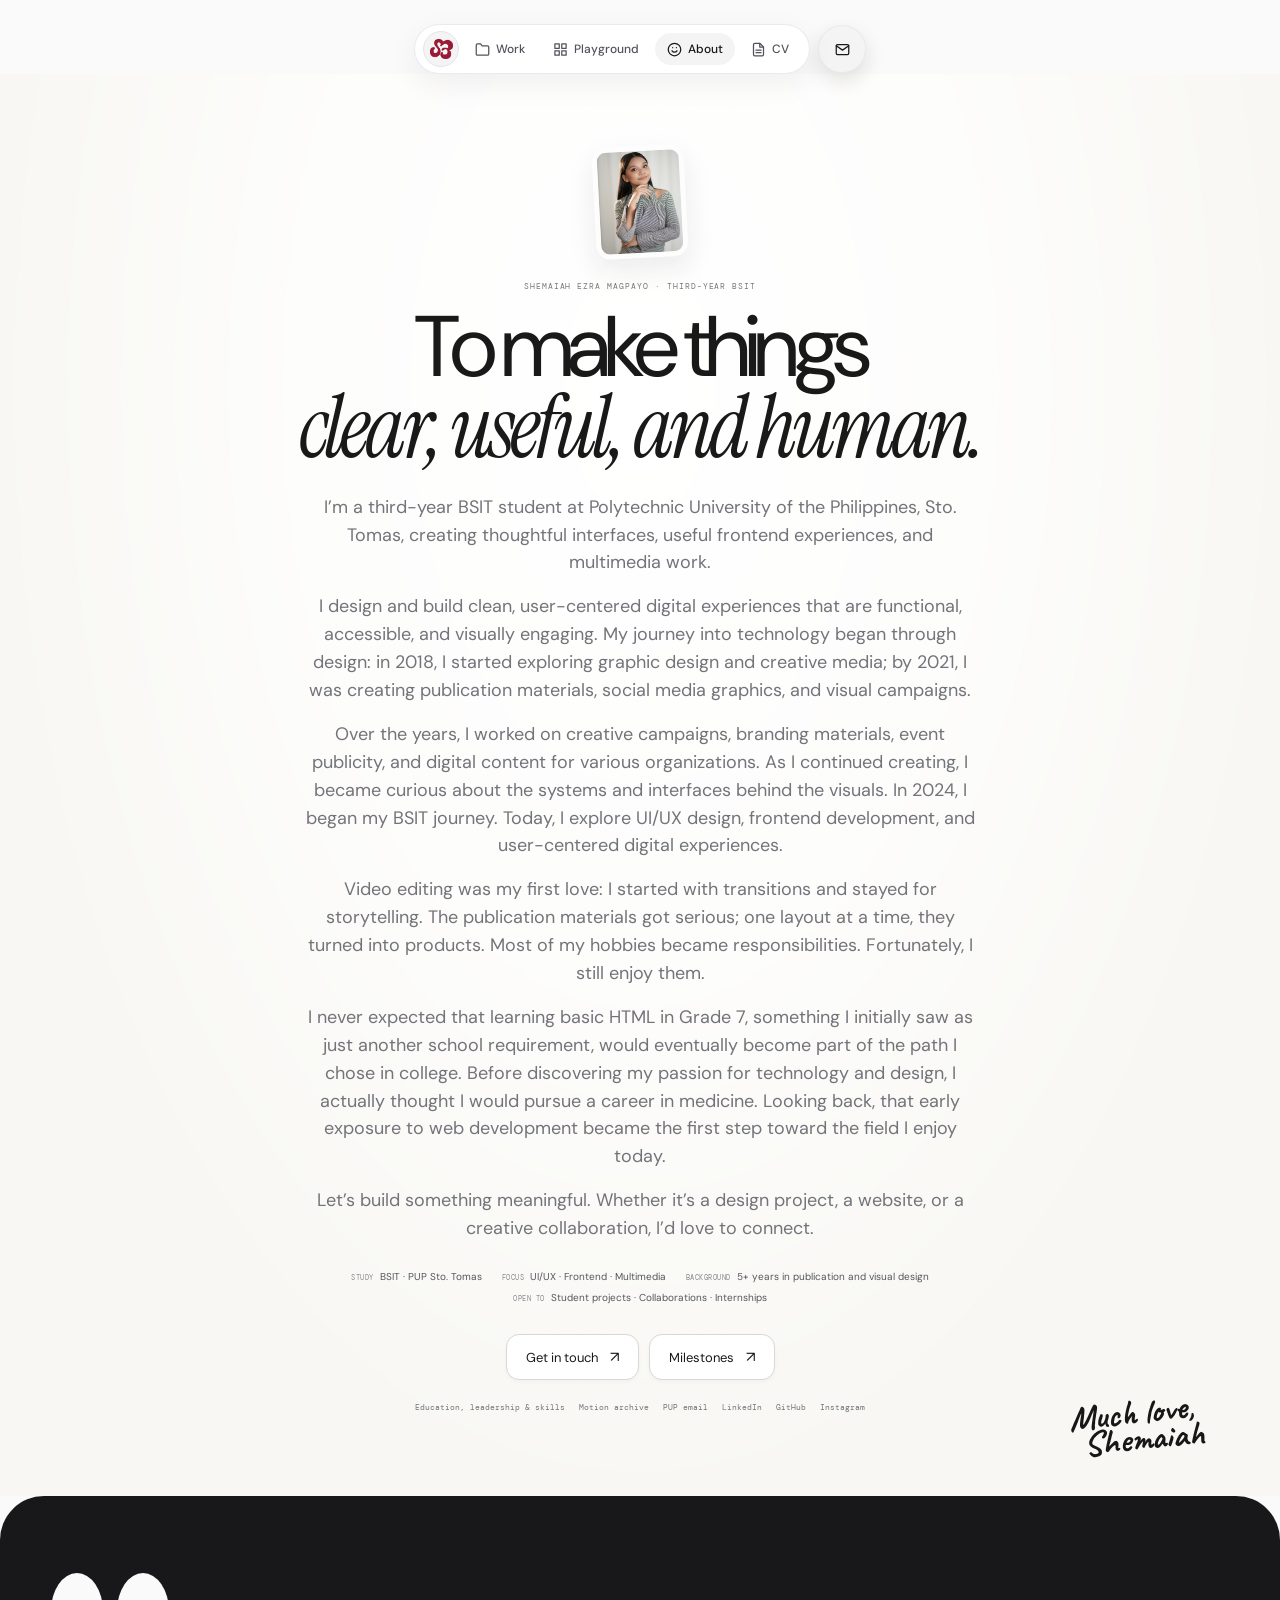
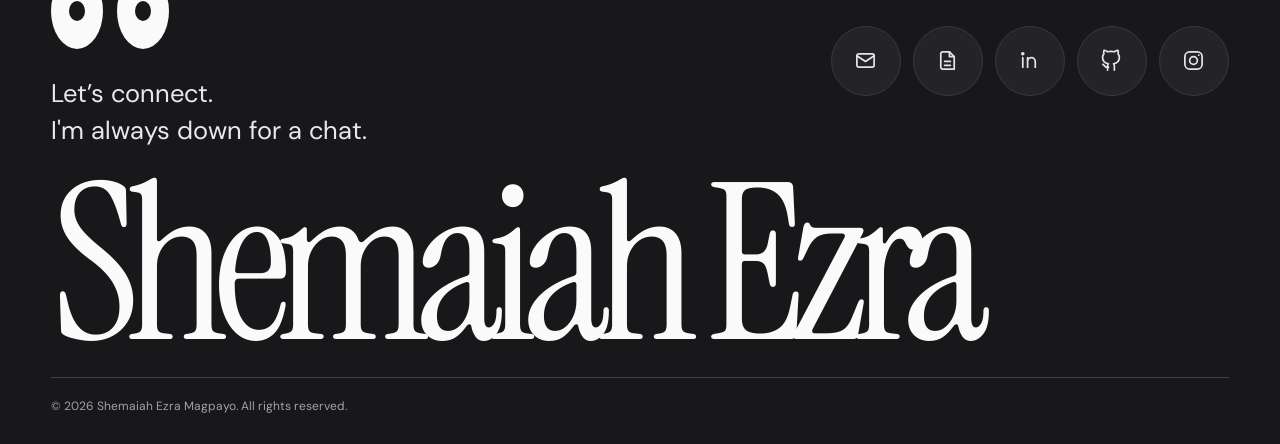
<file: about.html>
<!DOCTYPE html>
<html lang="en">
<head>
  <meta name="generator" content="HTML Tidy for HTML5 for Apple macOS version 5.8.0">
  <meta charset="utf-8">
  <meta name="viewport" content="width=device-width,initial-scale=1">
  <meta name="description" content=
  "Personal introduction, biography, interests and creative journey of Shemaiah Ezra Magpayo.">
  <meta name="theme-color" content="#fbfaf6">
  <title>About Me | Personal Archive — Shemaiah Ezra</title>
  <link rel="icon" type="image/png" href="assets/images/DarkLogo.png">
  <link rel="preconnect" href="https://fonts.googleapis.com">
  <link rel="preconnect" href="https://fonts.gstatic.com" crossorigin="">
  <link href=
  "https://fonts.googleapis.com/css2?family=DM+Mono:wght@400;500&amp;family=DM+Sans:wght@400;500;600;700&amp;family=Instrument+Serif:ital@0;1&amp;display=swap"
  rel="stylesheet">
  <link href="https://fonts.googleapis.com/css2?family=Caveat:wght@600;700&amp;display=swap" rel="stylesheet">
  <link rel="stylesheet" href="assets/css/redesign.css?v=20261019-mobile-nav-cleanup">
  <link rel="stylesheet" href="assets/css/portfolio-pages.css">
  <link rel="stylesheet" href="assets/css/footer.css?v=4">
</head>
<body class="portfolio-page about-page has-floating-nav">
  <header class="nav-container">
    <div class="nav-pill-wrapper">
      <nav class="nav-pill" aria-label="Main navigation">
        <a class="nav-monogram" href="index.html#home" aria-label="Shemaiah Ezra home"><img src="assets/images/DarkLogo.png" alt=""></a>

        <button class="nav-menu-toggle" type="button" aria-label="Open navigation" aria-expanded="false" aria-controls="mobile-menu-links">
          <svg aria-hidden="true" viewBox="0 0 24 24"><path d="M4 7h16M4 12h16M4 17h16" /></svg>
        </button>
        <div class="nav-links" id="mobile-menu-links"><a class="nav-link" href="projects.html"><svg aria-hidden="true" viewBox="0 0 24 24"><path d="M22 19a2 2 0 0 1-2 2H4a2 2 0 0 1-2-2V5a2 2 0 0 1 2-2h5l2 3h9a2 2 0 0 1 2 2z"/></svg><span>Work</span></a>
        <a class="nav-link" href="creative.html"><svg aria-hidden="true" viewBox="0 0 24 24"><rect x="3" y="3" width="7" height="7"/><rect x="14" y="3" width="7" height="7"/><rect x="14" y="14" width="7" height="7"/><rect x="3" y="14" width="7" height="7"/></svg><span>Playground</span></a>
        <a class="nav-link" href="about.html" aria-current="page"><svg aria-hidden="true" viewBox="0 0 24 24"><circle cx="12" cy="12" r="10"/><path d="M8 14s1.5 2 4 2 4-2 4-2M9 9h.01M15 9h.01"/></svg><span>About</span></a>
        <a class="nav-link" href="experience.html"><svg aria-hidden="true" viewBox="0 0 24 24"><path d="M14 2H6a2 2 0 0 0-2 2v16a2 2 0 0 0 2 2h12a2 2 0 0 0 2-2V8z"/><path d="M14 2v6h6M8 13h8M8 17h8"/></svg><span>CV</span></a></div>
      </nav>
      <a class="nav-contact" href="mailto:magpayo.shemaiahezra@gmail.com" aria-label="Email Shemaiah"><svg aria-hidden="true" viewBox="0 0 24 24"><path d="M4 4h16c1.1 0 2 .9 2 2v12c0 1.1-.9 2-2 2H4c-1.1 0-2-.9-2-2V6c0-1.1.9-2 2-2z"/><path d="m22 6-10 7L2 6"/></svg></a>
    </div>
  </header>
  <main>
    <section class="about-statement" id="profile" aria-labelledby="about-statement-title">
      <div class="about-statement-inner">
        <figure class="about-statement-portrait">
          <img src="assets/images/Shemaiah-2.JPG" alt="Portrait of Shemaiah Ezra Magpayo" fetchpriority="high">
        </figure>
        <p class="mono about-statement-kicker">SHEMAIAH EZRA MAGPAYO · THIRD-YEAR BSIT</p>
        <h1 id="about-statement-title">To make things <em>clear, useful, and human.</em></h1>
        <div class="about-statement-copy">
          <p>I’m a third-year BSIT student at Polytechnic University of the Philippines, Sto. Tomas, creating thoughtful interfaces, useful frontend experiences, and multimedia work.</p>
          <p>I design and build clean, user-centered digital experiences that are functional, accessible, and visually engaging. My journey into technology began through design: in 2018, I started exploring graphic design and creative media; by 2021, I was creating publication materials, social media graphics, and visual campaigns.</p>
          <p>Over the years, I worked on creative campaigns, branding materials, event publicity, and digital content for various organizations. As I continued creating, I became curious about the systems and interfaces behind the visuals. In 2024, I began my BSIT journey. Today, I explore UI/UX design, frontend development, and user-centered digital experiences.</p>
          <p>Video editing was my first love: I started with transitions and stayed for storytelling. The publication materials got serious; one layout at a time, they turned into products. Most of my hobbies became responsibilities. Fortunately, I still enjoy them.</p>
          <p>I never expected that learning basic HTML in Grade 7, something I initially saw as just another school requirement, would eventually become part of the path I chose in college. Before discovering my passion for technology and design, I actually thought I would pursue a career in medicine. Looking back, that early exposure to web development became the first step toward the field I enjoy today.</p>
          <p>Let’s build something meaningful. Whether it’s a design project, a website, or a creative collaboration, I’d love to connect.</p>
        </div>
        <div class="about-statement-facts" aria-label="A few details about Shemaiah">
          <span><b>STUDY</b> BSIT · PUP Sto. Tomas</span>
          <span><b>FOCUS</b> UI/UX · Frontend · Multimedia</span>
          <span><b>BACKGROUND</b> 5+ years in publication and visual design</span>
          <span><b>OPEN TO</b> Student projects · Collaborations · Internships</span>
        </div>
        <div class="about-statement-actions">
          <a class="about-statement-contact" href="mailto:magpayo.shemaiahezra@gmail.com">Get in touch <span aria-hidden="true">↗</span></a>
          <a class="about-statement-contact" href="milestones.html">Milestones <span aria-hidden="true">↗</span></a>
        </div>
        <div class="about-statement-links" aria-label="Related pages and contact links">
          <a href="experience.html">Education, leadership &amp; skills</a>
          <a href="creative.html#motion-archive">Motion archive</a>
          <a href="mailto:shemaiahezrabmagpayo@iskolarngbayan.pup.edu.ph">PUP email</a>
          <a href="https://www.linkedin.com/shemaiahezra" target="_blank" rel="noreferrer">LinkedIn</a>
          <a href="https://github.com/shemaiahezra-m" target="_blank" rel="noreferrer">GitHub</a>
          <a href="https://www.instagram.com/shemaiahezra" target="_blank" rel="noreferrer">Instagram</a>
        </div>
        <p class="about-statement-signoff" aria-label="Much love, Shemaiah">
          <span>Much love,</span><span>Shemaiah</span>
        </p>
      </div>
    </section>

  </main>
  <footer class="framer-footer-wrapper">
    <div class="footer-content">
      <div class="footer-eyes-row" aria-hidden="true">
        <div class="eye-box"><span class="pupil"></span></div>
        <div class="eye-box"><span class="pupil"></span></div>
      </div>
      <p class="footer-cta-text">Let’s connect.<br>I'm always down for a chat.</p>
      <nav class="footer-action-buttons" aria-label="Contact and social links">
        <a href="mailto:magpayo.shemaiahezra@gmail.com" class="footer-pill-btn">Email me <span aria-hidden="true">↗</span></a>
        <a href="https://www.linkedin.com/shemaiahezra" target="_blank" rel="noopener noreferrer" class="footer-pill-btn">LinkedIn <span aria-hidden="true">↗</span></a>
        <a href="https://github.com/shemaiahezra-m" target="_blank" rel="noopener noreferrer" class="footer-pill-btn">GitHub <span aria-hidden="true">↗</span></a>
        <a href="https://www.instagram.com/shemaiahezra" target="_blank" rel="noopener noreferrer" class="footer-pill-btn">Instagram <span aria-hidden="true">↗</span></a>
      </nav>
      <p class="footer-big-name">Shemaiah Ezra</p>
      <div class="footer-bottom-info">
        <span>© 2026 Shemaiah Ezra Magpayo. All rights reserved.</span>
      </div>
    </div>
  </footer>
  <script src="assets/js/footer.js?v=1" defer></script>
  <script src="assets/js/portfolio-pages.js" defer></script>
</body>
</html>
</file>
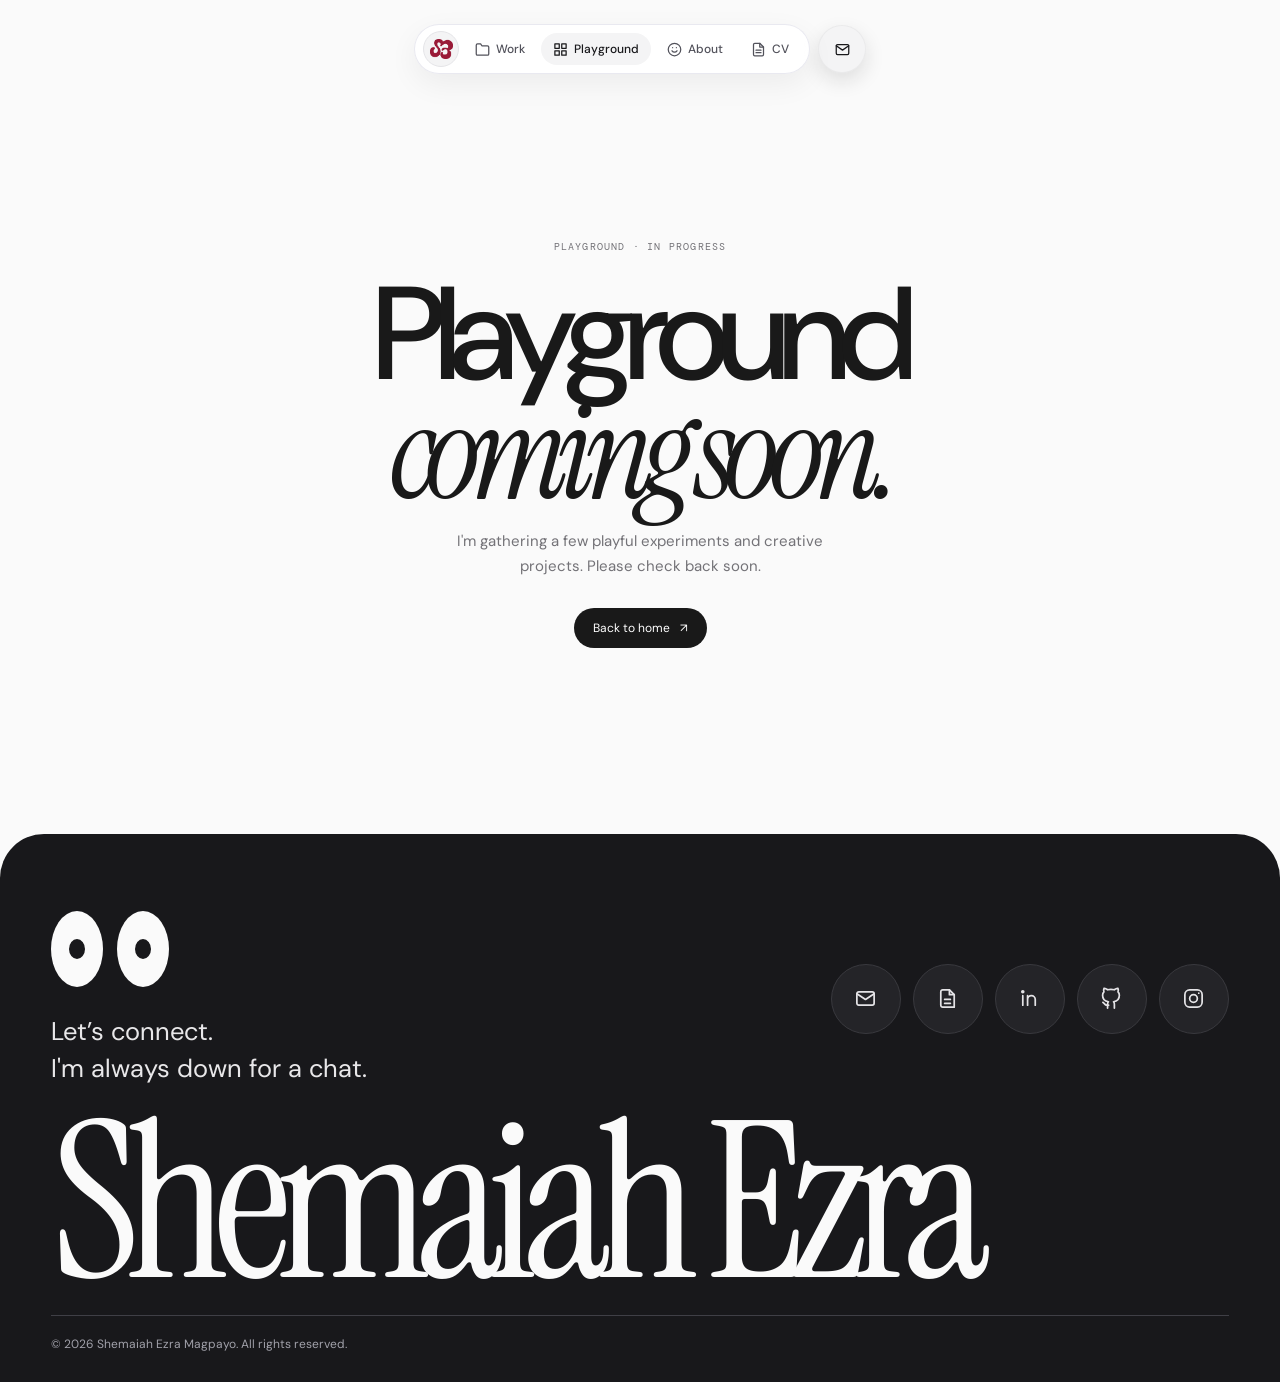
<file: creative.html>
<!DOCTYPE html>
<html lang="en">
<head>
  <meta charset="utf-8">
  <meta name="viewport" content="width=device-width,initial-scale=1">
  <meta name="description" content="Shemaiah Ezra’s Playground page is coming soon.">
  <meta name="theme-color" content="#fafafa">
  <title>Playground | Personal Archive — Shemaiah Ezra</title>
  <link rel="icon" type="image/png" href="assets/images/DarkLogo.png">
  <link rel="preconnect" href="https://fonts.googleapis.com">
  <link rel="preconnect" href="https://fonts.gstatic.com" crossorigin>
  <link href="https://fonts.googleapis.com/css2?family=DM+Mono:wght@400;500&amp;family=DM+Sans:wght@400;500;600;700&amp;family=Instrument+Serif:ital@0;1&amp;display=swap" rel="stylesheet">
  <link rel="stylesheet" href="assets/css/redesign.css?v=20261019-mobile-nav-cleanup">
  <link rel="stylesheet" href="assets/css/portfolio-pages.css">
  <link rel="stylesheet" href="assets/css/footer.css?v=4">
</head>
<body class="portfolio-page creative-page has-floating-nav">
  <header class="nav-container">
    <div class="nav-pill-wrapper">
      <nav class="nav-pill" aria-label="Main navigation">
        <a class="nav-monogram" href="index.html#home" aria-label="Shemaiah Ezra home"><img src="assets/images/DarkLogo.png" alt=""></a>

        <button class="nav-menu-toggle" type="button" aria-label="Open navigation" aria-expanded="false" aria-controls="mobile-menu-links">
          <svg aria-hidden="true" viewBox="0 0 24 24"><path d="M4 7h16M4 12h16M4 17h16" /></svg>
        </button>
        <div class="nav-links" id="mobile-menu-links"><a class="nav-link" href="projects.html"><svg aria-hidden="true" viewBox="0 0 24 24"><path d="M22 19a2 2 0 0 1-2 2H4a2 2 0 0 1-2-2V5a2 2 0 0 1 2-2h5l2 3h9a2 2 0 0 1 2 2z"/></svg><span>Work</span></a>
        <a class="nav-link" href="creative.html" aria-current="page"><svg aria-hidden="true" viewBox="0 0 24 24"><rect x="3" y="3" width="7" height="7"/><rect x="14" y="3" width="7" height="7"/><rect x="14" y="14" width="7" height="7"/><rect x="3" y="14" width="7" height="7"/></svg><span>Playground</span></a>
        <a class="nav-link" href="about.html"><svg aria-hidden="true" viewBox="0 0 24 24"><circle cx="12" cy="12" r="10"/><path d="M8 14s1.5 2 4 2 4-2 4-2M9 9h.01M15 9h.01"/></svg><span>About</span></a>
        <a class="nav-link" href="experience.html"><svg aria-hidden="true" viewBox="0 0 24 24"><path d="M14 2H6a2 2 0 0 0-2 2v16a2 2 0 0 0 2 2h12a2 2 0 0 0 2-2V8z"/><path d="M14 2v6h6M8 13h8M8 17h8"/></svg><span>CV</span></a></div>
      </nav>
      <a class="nav-contact" href="mailto:magpayo.shemaiahezra@gmail.com" aria-label="Email Shemaiah"><svg aria-hidden="true" viewBox="0 0 24 24"><path d="M4 4h16c1.1 0 2 .9 2 2v12c0 1.1-.9 2-2 2H4c-1.1 0-2-.9-2-2V6c0-1.1.9-2 2-2z"/><path d="m22 6-10 7L2 6"/></svg></a>
    </div>
  </header>
  <main>
    <section class="page-coming-soon" aria-labelledby="playground-title">
      <span class="mono">PLAYGROUND · IN PROGRESS</span>
      <h1 id="playground-title">Playground <em>coming soon.</em></h1>
      <p>I'm gathering a few playful experiments and creative projects. Please check back soon.</p>
      <a href="index.html">Back to home <span aria-hidden="true">↗</span></a>
    </section>
  </main>
  <footer class="framer-footer-wrapper">
    <div class="footer-content">
      <div class="footer-eyes-row" aria-hidden="true">
        <div class="eye-box"><span class="pupil"></span></div>
        <div class="eye-box"><span class="pupil"></span></div>
      </div>
      <p class="footer-cta-text">Let’s connect.<br>I'm always down for a chat.</p>
      <nav class="footer-action-buttons" aria-label="Contact and social links">
        <a href="mailto:magpayo.shemaiahezra@gmail.com" class="footer-pill-btn">Email me <span aria-hidden="true">↗</span></a>
        <a href="https://www.linkedin.com/shemaiahezra" target="_blank" rel="noopener noreferrer" class="footer-pill-btn">LinkedIn <span aria-hidden="true">↗</span></a>
        <a href="https://github.com/shemaiahezra-m" target="_blank" rel="noopener noreferrer" class="footer-pill-btn">GitHub <span aria-hidden="true">↗</span></a>
        <a href="https://www.instagram.com/shemaiahezra" target="_blank" rel="noopener noreferrer" class="footer-pill-btn">Instagram <span aria-hidden="true">↗</span></a>
      </nav>
      <p class="footer-big-name">Shemaiah Ezra</p>
      <div class="footer-bottom-info">
        <span>© 2026 Shemaiah Ezra Magpayo. All rights reserved.</span>
      </div>
    </div>
  </footer>
  <script src="assets/js/footer.js?v=1" defer></script>
  <script src="assets/js/portfolio-pages.js" defer></script>
</body>
</html>
</file>
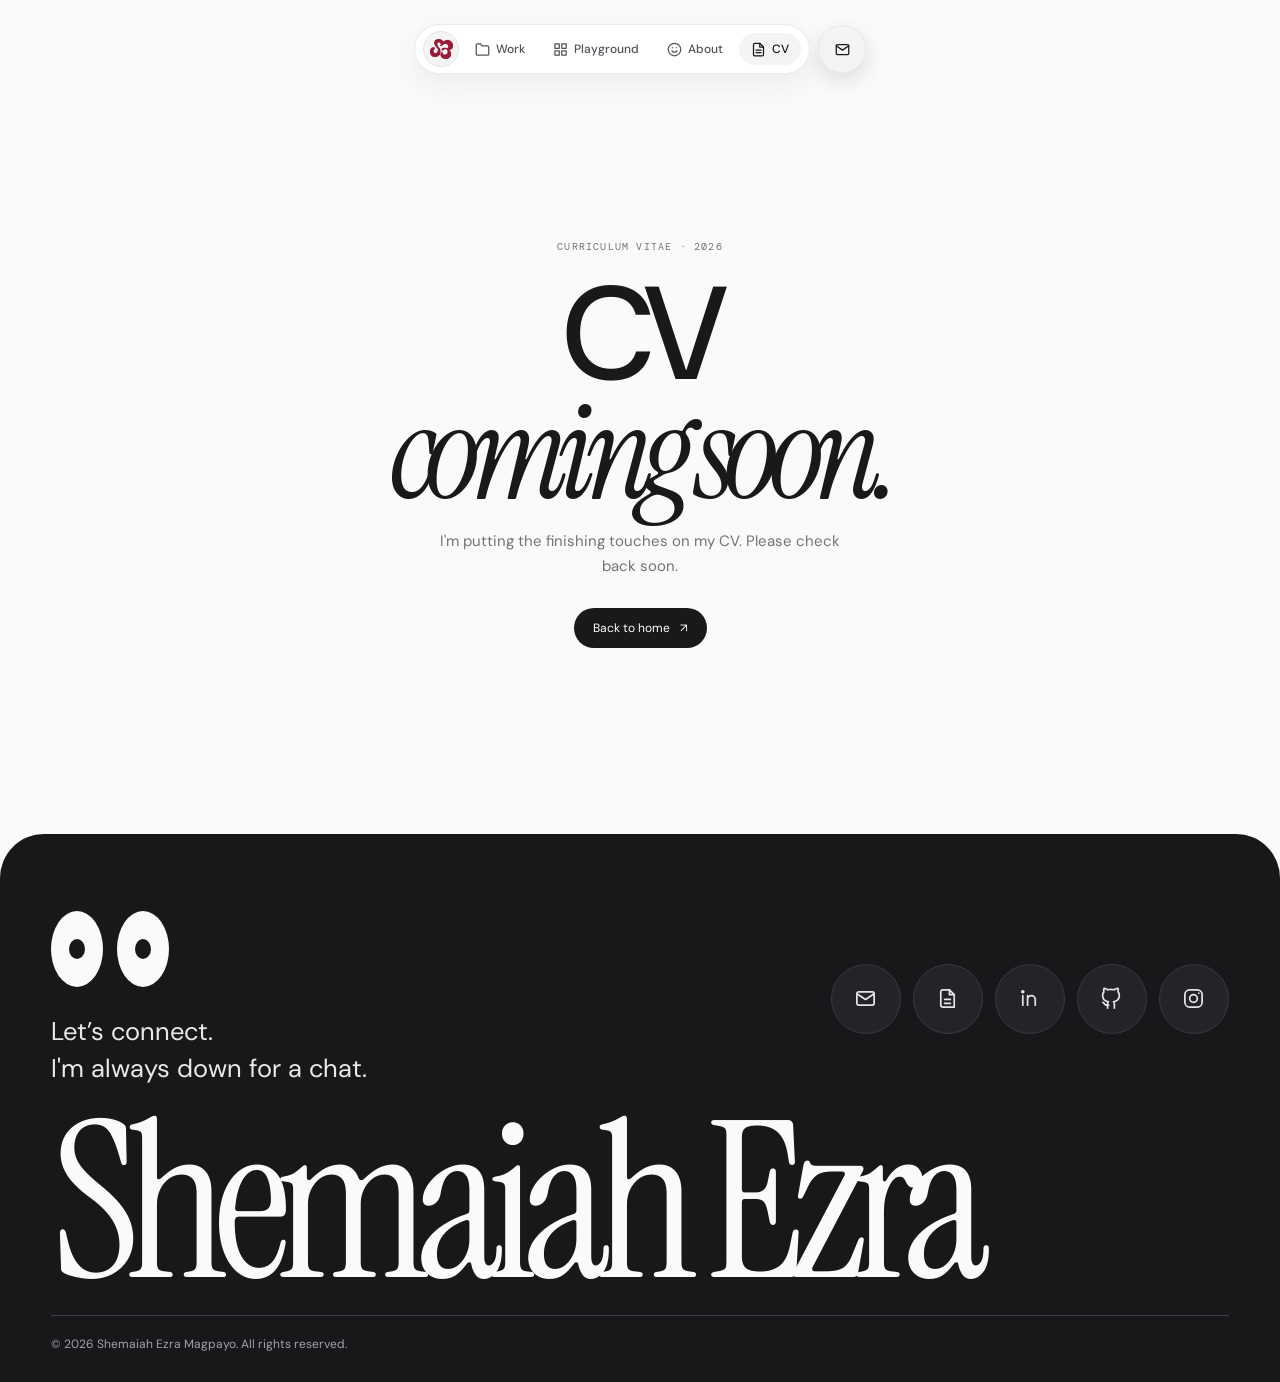
<file: experience.html>
<!DOCTYPE html>
<html lang="en">
<head>
  <meta name="generator" content="HTML Tidy for HTML5 for Apple macOS version 5.8.0">
  <meta charset="utf-8">
  <meta name="viewport" content="width=device-width,initial-scale=1">
  <meta name="description" content="Shemaiah Ezra's CV page is coming soon.">
  <meta name="theme-color" content="#fafafa">
  <title>CV | Personal Archive — Shemaiah Ezra</title>
  <link rel="icon" type="image/png" href="assets/images/DarkLogo.png">
  <link rel="preconnect" href="https://fonts.googleapis.com">
  <link rel="preconnect" href="https://fonts.gstatic.com" crossorigin="">
  <link href=
  "https://fonts.googleapis.com/css2?family=DM+Mono:wght@400;500&amp;family=DM+Sans:wght@400;500;600;700&amp;family=Instrument+Serif:ital@0;1&amp;display=swap"
  rel="stylesheet">
  <link rel="stylesheet" href="assets/css/redesign.css?v=20261019-mobile-nav-cleanup">
  <link rel="stylesheet" href="assets/css/portfolio-pages.css">
  <link rel="stylesheet" href="assets/css/footer.css?v=4">
</head>
<body class="portfolio-page has-floating-nav">
  <header class="nav-container">
    <div class="nav-pill-wrapper">
      <nav class="nav-pill" aria-label="Main navigation">
        <a class="nav-monogram" href="index.html#home" aria-label="Shemaiah Ezra home"><img src="assets/images/DarkLogo.png" alt=""></a>

        <button class="nav-menu-toggle" type="button" aria-label="Open navigation" aria-expanded="false" aria-controls="mobile-menu-links">
          <svg aria-hidden="true" viewBox="0 0 24 24"><path d="M4 7h16M4 12h16M4 17h16" /></svg>
        </button>
        <div class="nav-links" id="mobile-menu-links"><a class="nav-link" href="projects.html"><svg aria-hidden="true" viewBox="0 0 24 24"><path d="M22 19a2 2 0 0 1-2 2H4a2 2 0 0 1-2-2V5a2 2 0 0 1 2-2h5l2 3h9a2 2 0 0 1 2 2z"/></svg><span>Work</span></a>
        <a class="nav-link" href="creative.html"><svg aria-hidden="true" viewBox="0 0 24 24"><rect x="3" y="3" width="7" height="7"/><rect x="14" y="3" width="7" height="7"/><rect x="14" y="14" width="7" height="7"/><rect x="3" y="14" width="7" height="7"/></svg><span>Playground</span></a>
        <a class="nav-link" href="about.html"><svg aria-hidden="true" viewBox="0 0 24 24"><circle cx="12" cy="12" r="10"/><path d="M8 14s1.5 2 4 2 4-2 4-2M9 9h.01M15 9h.01"/></svg><span>About</span></a>
        <a class="nav-link" href="experience.html" aria-current="page"><svg aria-hidden="true" viewBox="0 0 24 24"><path d="M14 2H6a2 2 0 0 0-2 2v16a2 2 0 0 0 2 2h12a2 2 0 0 0 2-2V8z"/><path d="M14 2v6h6M8 13h8M8 17h8"/></svg><span>CV</span></a></div>
      </nav>
      <a class="nav-contact" href="mailto:magpayo.shemaiahezra@gmail.com" aria-label="Email Shemaiah"><svg aria-hidden="true" viewBox="0 0 24 24"><path d="M4 4h16c1.1 0 2 .9 2 2v12c0 1.1-.9 2-2 2H4c-1.1 0-2-.9-2-2V6c0-1.1.9-2 2-2z"/><path d="m22 6-10 7L2 6"/></svg></a>
    </div>
  </header>
  <main>
    <section class="page-coming-soon" aria-labelledby="cv-title">
      <span class="mono">CURRICULUM VITAE · 2026</span>
      <h1 id="cv-title">CV <em>coming soon.</em></h1>
      <p>I'm putting the finishing touches on my CV. Please check back soon.</p>
      <a href="index.html">Back to home <span aria-hidden="true">↗</span></a>
    </section>
  </main>
  <footer class="framer-footer-wrapper">
    <div class="footer-content">
      <div class="footer-eyes-row" aria-hidden="true">
        <div class="eye-box"><span class="pupil"></span></div>
        <div class="eye-box"><span class="pupil"></span></div>
      </div>
      <p class="footer-cta-text">Let’s connect.<br>I'm always down for a chat.</p>
      <nav class="footer-action-buttons" aria-label="Contact and social links">
        <a href="mailto:magpayo.shemaiahezra@gmail.com" class="footer-pill-btn">Email me <span aria-hidden="true">↗</span></a>
        <a href="https://www.linkedin.com/shemaiahezra" target="_blank" rel="noopener noreferrer" class="footer-pill-btn">LinkedIn <span aria-hidden="true">↗</span></a>
        <a href="https://github.com/shemaiahezra-m" target="_blank" rel="noopener noreferrer" class="footer-pill-btn">GitHub <span aria-hidden="true">↗</span></a>
        <a href="https://www.instagram.com/shemaiahezra" target="_blank" rel="noopener noreferrer" class="footer-pill-btn">Instagram <span aria-hidden="true">↗</span></a>
      </nav>
      <p class="footer-big-name">Shemaiah Ezra</p>
      <div class="footer-bottom-info">
        <span>© 2026 Shemaiah Ezra Magpayo. All rights reserved.</span>
      </div>
    </div>
  </footer>
  <script src="assets/js/footer.js?v=1" defer></script>
  <script src="assets/js/portfolio-pages.js" defer></script>
</body>
</html>
</file>
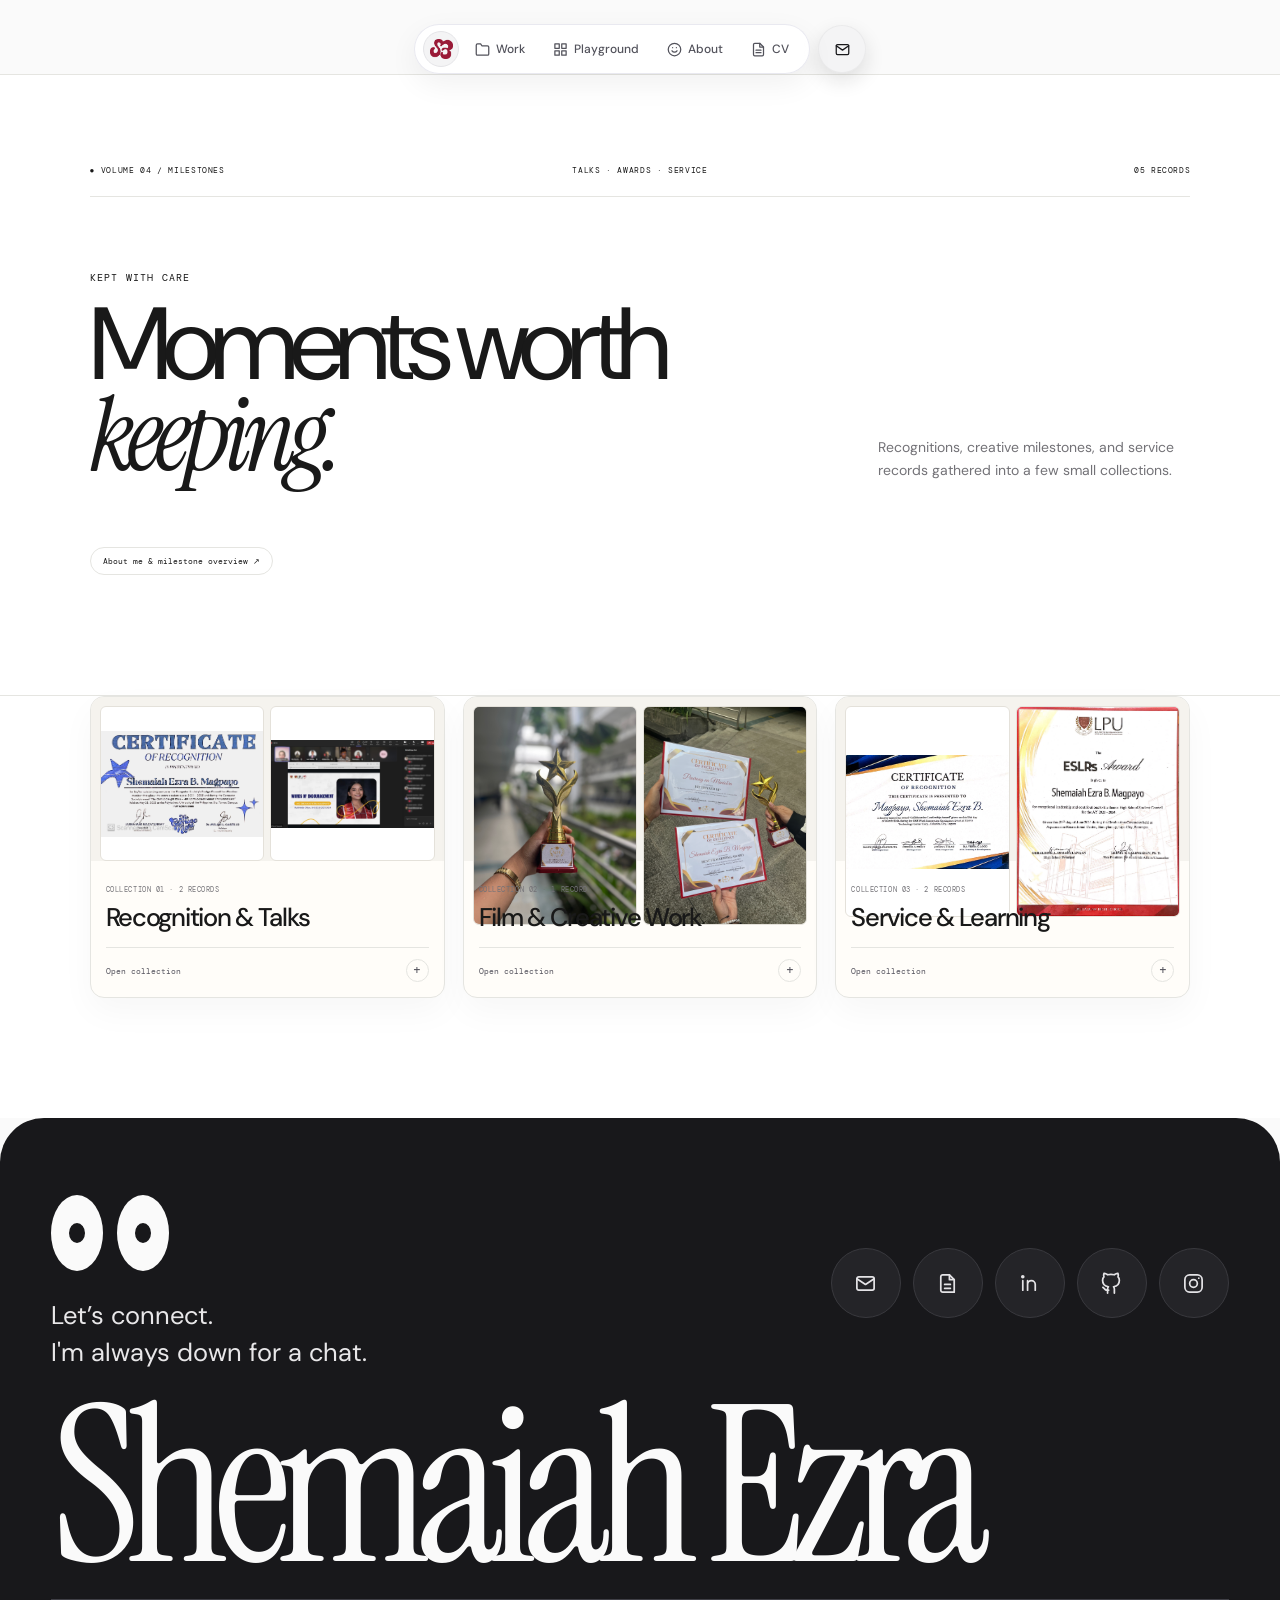
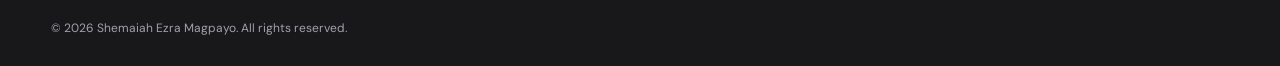
<file: milestones.html>
<!DOCTYPE html>
<html lang="en">
<head>
  <meta charset="utf-8">
  <meta name="viewport" content="width=device-width,initial-scale=1">
  <meta name="description" content="Talks, recognition, film distinctions and service records from Shemaiah Ezra Magpayo.">
  <meta name="theme-color" content="#fafafa">
  <title>Milestones | Personal Archive — Shemaiah Ezra</title>
  <link rel="icon" type="image/png" href="assets/images/DarkLogo.png">
  <link rel="preconnect" href="https://fonts.googleapis.com">
  <link rel="preconnect" href="https://fonts.gstatic.com" crossorigin>
  <link href="https://fonts.googleapis.com/css2?family=DM+Mono:wght@400;500&amp;family=DM+Sans:wght@400;500;600;700&amp;family=Instrument+Serif:ital@0;1&amp;display=swap" rel="stylesheet">
  <link rel="stylesheet" href="assets/css/redesign.css?v=20261019-mobile-nav-cleanup">
  <link rel="stylesheet" href="assets/css/portfolio-pages.css">
  <link rel="stylesheet" href="assets/css/footer.css?v=4">
</head>
<body class="portfolio-page milestones-page has-floating-nav">
  <header class="nav-container">
    <div class="nav-pill-wrapper">
      <nav class="nav-pill" aria-label="Main navigation">
        <a class="nav-monogram" href="index.html#home" aria-label="Shemaiah Ezra home"><img src="assets/images/DarkLogo.png" alt=""></a>

        <button class="nav-menu-toggle" type="button" aria-label="Open navigation" aria-expanded="false" aria-controls="mobile-menu-links">
          <svg aria-hidden="true" viewBox="0 0 24 24"><path d="M4 7h16M4 12h16M4 17h16" /></svg>
        </button>
        <div class="nav-links" id="mobile-menu-links"><a class="nav-link" href="projects.html"><svg aria-hidden="true" viewBox="0 0 24 24"><path d="M22 19a2 2 0 0 1-2 2H4a2 2 0 0 1-2-2V5a2 2 0 0 1 2-2h5l2 3h9a2 2 0 0 1 2 2z"/></svg><span>Work</span></a>
        <a class="nav-link" href="creative.html"><svg aria-hidden="true" viewBox="0 0 24 24"><rect x="3" y="3" width="7" height="7"/><rect x="14" y="3" width="7" height="7"/><rect x="14" y="14" width="7" height="7"/><rect x="3" y="14" width="7" height="7"/></svg><span>Playground</span></a>
        <a class="nav-link" href="about.html"><svg aria-hidden="true" viewBox="0 0 24 24"><circle cx="12" cy="12" r="10"/><path d="M8 14s1.5 2 4 2 4-2 4-2M9 9h.01M15 9h.01"/></svg><span>About</span></a>
        <a class="nav-link" href="experience.html"><svg aria-hidden="true" viewBox="0 0 24 24"><path d="M14 2H6a2 2 0 0 0-2 2v16a2 2 0 0 0 2 2h12a2 2 0 0 0 2-2V8z"/><path d="M14 2v6h6M8 13h8M8 17h8"/></svg><span>CV</span></a></div>
      </nav>
      <a class="nav-contact" href="mailto:magpayo.shemaiahezra@gmail.com" aria-label="Email Shemaiah"><svg aria-hidden="true" viewBox="0 0 24 24"><path d="M4 4h16c1.1 0 2 .9 2 2v12c0 1.1-.9 2-2 2H4c-1.1 0-2-.9-2-2V6c0-1.1.9-2 2-2z"/><path d="m22 6-10 7L2 6"/></svg></a>
    </div>
  </header>
  <main>
    <section class="content-section milestone-intro" aria-labelledby="milestones-title">
      <div class="section-index"><span>● VOLUME 04 / MILESTONES</span><span>TALKS · AWARDS · SERVICE</span><span>05 RECORDS</span></div>
      <div class="section-heading"><div><span class="mono">KEPT WITH CARE</span><h1 id="milestones-title">Moments worth <em>keeping.</em></h1></div><p>Recognitions, creative milestones, and service records gathered into a few small collections.</p></div>
      <a class="milestone-about-link" href="about.html#milestones">About me &amp; milestone overview ↗</a>
    </section>
    <section class="content-section milestone-collections-section" aria-label="Milestone collections">
      <div class="milestone-collection-grid">
        <details class="milestone-collection" id="milestone-recognition">
          <summary>
            <div class="milestone-collection-preview"><img src="assets/images/milestones/dc-award.JPG" alt="Outstanding Design Committee Member recognition certificate" loading="lazy"><img src="assets/images/milestones/lpu-talk.png" alt="Student Council Candidacy Orientation Talk certificate" loading="lazy"></div>
            <div class="milestone-collection-summary"><span class="mono">COLLECTION 01 · 2 RECORDS</span><h2>Recognition &amp; Talks</h2><span class="milestone-open-label">Open collection <b aria-hidden="true">+</b></span></div>
          </summary>
          <div class="milestone-records">
            <article class="milestone-record"><img src="assets/images/milestones/dc-award.JPG" alt="Outstanding Design Committee Member recognition certificate" loading="lazy"><div><p class="entry-kicker">Milestone · 2025</p><h3>Outstanding Design Committee Member</h3><p>Recognized as an Outstanding Design Committee Member for design work and organization contributions.</p><dl><div><dt>Role</dt><dd>Design</dd></div><div><dt>Type</dt><dd>Recognition</dd></div></dl></div></article>
            <article class="milestone-record"><img src="assets/images/milestones/lpu-talk.png" alt="Orientation for Student Council Filing of Candidacy 2024 talk certificate" loading="lazy"><div><p class="entry-kicker">Milestone · 2024</p><h3>Student Council Candidacy Orientation Talk</h3><p>Delivered a talk on Orientation for Student Council Filing of Candidacy 2024.</p><dl><div><dt>Type</dt><dd>Talk</dd></div><div><dt>Context</dt><dd>Student Council</dd></div></dl></div></article>
          </div>
        </details>

        <details class="milestone-collection" id="milestone-film">
          <summary>
            <div class="milestone-collection-preview"><img src="assets/images/milestones/lpu-filmfest.png" alt="MIL Film Festival 2024 film certificate" loading="lazy"><img src="assets/images/milestones/lpu-filmfest2.png" alt="MIL Film Festival 2024 distinction certificate" loading="lazy"></div>
            <div class="milestone-collection-summary"><span class="mono">COLLECTION 02 · 1 RECORD</span><h2>Film &amp; Creative Work</h2><span class="milestone-open-label">Open collection <b aria-hidden="true">+</b></span></div>
          </summary>
          <div class="milestone-records">
            <article class="milestone-record milestone-record-feature">
              <div class="milestone-record-gallery"><img src="assets/images/milestones/lpu-filmfest.png" alt="MIL Film Festival 2024 film certificate" loading="lazy"><img src="assets/images/milestones/lpu-filmfest2.png" alt="MIL Film Festival 2024 distinction certificate" loading="lazy"></div>
              <div><p class="entry-kicker">Milestone · 2024</p><h3>MIL Film Festival Distinctions</h3><p>Honored to have directed a film that achieved multiple distinctions at the MIL Film Festival 2024, selected out of 15 competing films.</p><dl><div><dt>Type</dt><dd>Film</dd></div><div><dt>Scope</dt><dd>15 films</dd></div></dl></div>
            </article>
          </div>
        </details>

        <details class="milestone-collection" id="milestone-service">
          <summary>
            <div class="milestone-collection-preview"><img src="assets/images/milestones/wi-award.JPG" alt="Work immersion certificate" loading="lazy"><img src="assets/images/milestones/lpu-eslrs.JPG" alt="LPU-Laguna multimedia service certificate" loading="lazy"></div>
            <div class="milestone-collection-summary"><span class="mono">COLLECTION 03 · 2 RECORDS</span><h2>Service &amp; Learning</h2><span class="milestone-open-label">Open collection <b aria-hidden="true">+</b></span></div>
          </summary>
          <div class="milestone-records">
            <article class="milestone-record">
              <div class="milestone-record-gallery milestone-record-gallery-many"><img src="assets/images/milestones/wi-award.JPG" alt="Work immersion certificate from Torres Technology Center Corp HR Department" loading="lazy"><img src="assets/images/milestones/wi-award2.JPG" alt="Work immersion recognition from Torres Technology Center Corp HR Department" loading="lazy"><img src="assets/images/milestones/wi-award3.JPG" alt="Work immersion service certificate from Torres Technology Center Corp HR Department" loading="lazy"></div>
              <div><p class="entry-kicker">Milestone · Work immersion</p><h3>Work Immersion Certificates</h3><p>Certificates from Work Immersion at Torres Technology Center Corp. under the Human Resources Department.</p><dl><div><dt>Issuer</dt><dd>Torres Tech</dd></div><div><dt>Department</dt><dd>HR</dd></div><div><dt>Type</dt><dd>Immersion</dd></div></dl></div>
            </article>
            <article class="milestone-record">
              <div class="milestone-record-gallery milestone-record-gallery-many"><img src="assets/images/milestones/lpu-eslrs.JPG" alt="Certificate of service in multimedia from LPU Laguna" loading="lazy"><img src="assets/images/milestones/lpu-eslrs2.JPG" alt="Certificate of multimedia service from LPU Laguna" loading="lazy"><img src="assets/images/milestones/lpu-eslrs3.JPG" alt="Certificate recognizing multimedia service from LPU Laguna" loading="lazy"><img src="assets/images/milestones/lpu-leadership.JPG" alt="Leadership certificate from LPU Laguna" loading="lazy"></div>
              <div><p class="entry-kicker">Milestone · 2021–2024</p><h3>LPU-Laguna Multimedia Service</h3><p>Certificates of Service in Multimedia from 2021–2024 in LPU-Laguna.</p><dl><div><dt>Type</dt><dd>Service</dd></div><div><dt>Field</dt><dd>Multimedia</dd></div></dl></div>
            </article>
          </div>
        </details>
      </div>
    </section>
  </main>
  <footer class="framer-footer-wrapper">
    <div class="footer-content">
      <div class="footer-eyes-row" aria-hidden="true">
        <div class="eye-box"><span class="pupil"></span></div>
        <div class="eye-box"><span class="pupil"></span></div>
      </div>
      <p class="footer-cta-text">Let’s connect.<br>I'm always down for a chat.</p>
      <nav class="footer-action-buttons" aria-label="Contact and social links">
        <a href="mailto:magpayo.shemaiahezra@gmail.com" class="footer-pill-btn">Email me <span aria-hidden="true">↗</span></a>
        <a href="https://www.linkedin.com/shemaiahezra" target="_blank" rel="noopener noreferrer" class="footer-pill-btn">LinkedIn <span aria-hidden="true">↗</span></a>
        <a href="https://github.com/shemaiahezra-m" target="_blank" rel="noopener noreferrer" class="footer-pill-btn">GitHub <span aria-hidden="true">↗</span></a>
        <a href="https://www.instagram.com/shemaiahezra" target="_blank" rel="noopener noreferrer" class="footer-pill-btn">Instagram <span aria-hidden="true">↗</span></a>
      </nav>
      <p class="footer-big-name">Shemaiah Ezra</p>
      <div class="footer-bottom-info">
        <span>© 2026 Shemaiah Ezra Magpayo. All rights reserved.</span>
      </div>
    </div>
  </footer>
  <script src="assets/js/milestone-collections.js" defer></script>
  <script src="assets/js/footer.js?v=1" defer></script>
  <script src="assets/js/portfolio-pages.js" defer></script>
</body>
</html>
</file>
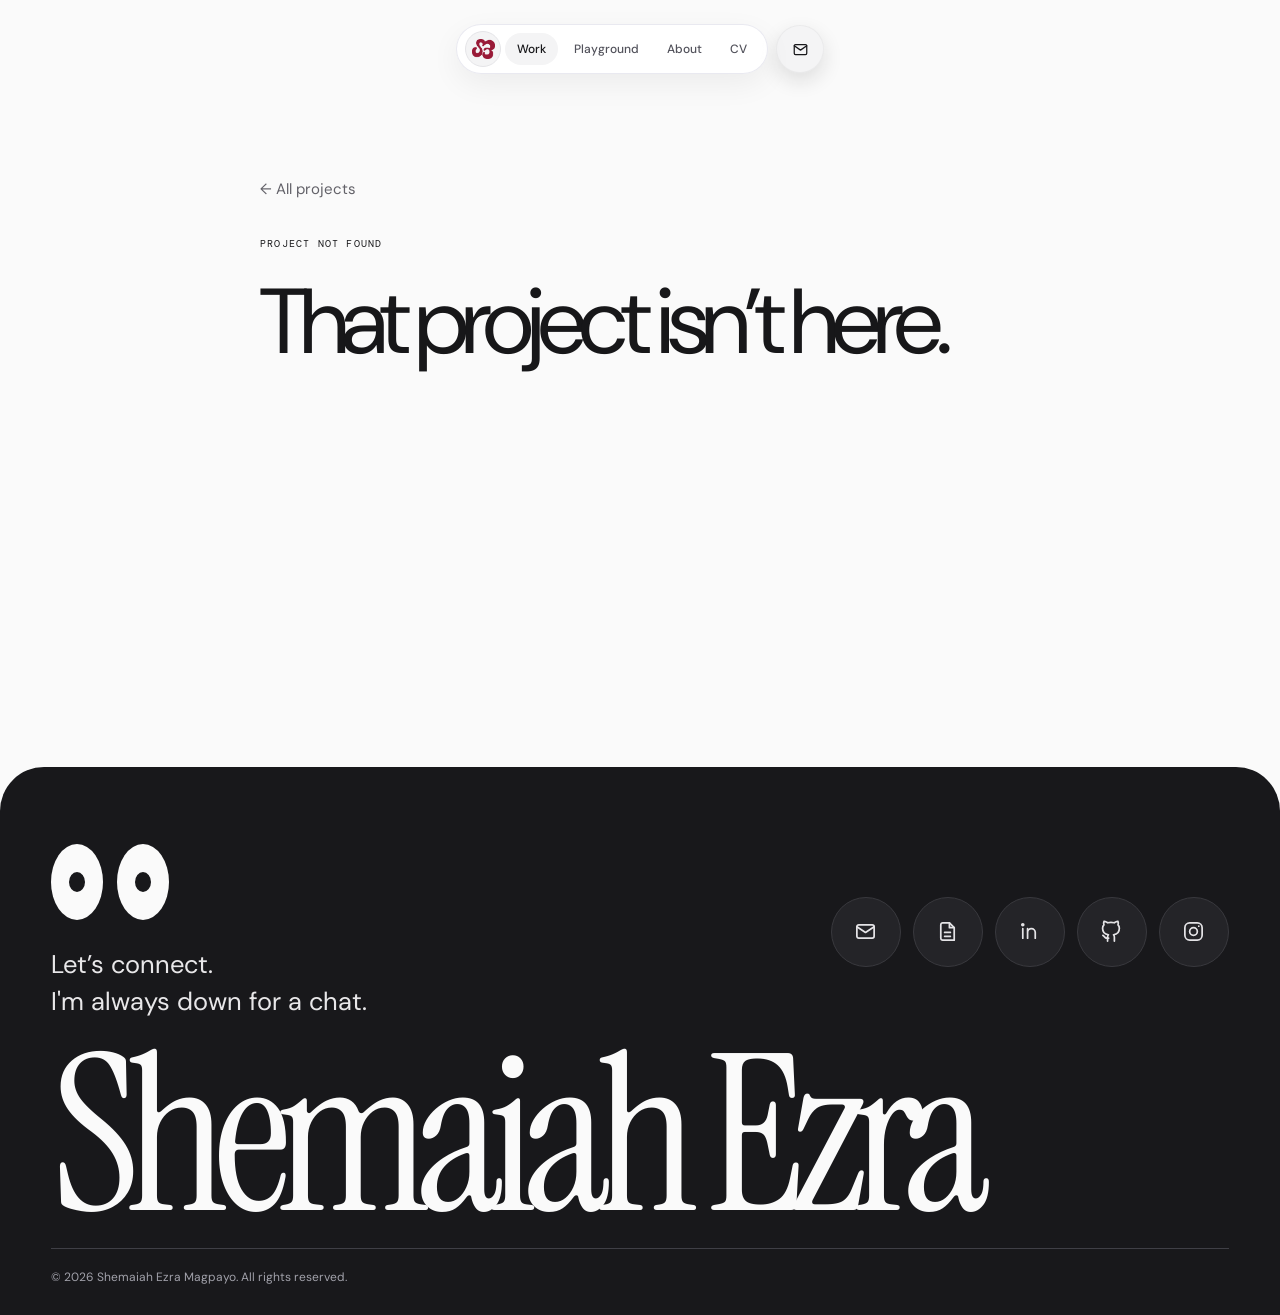
<file: project.html>
<!DOCTYPE html>
<html lang="en">
<head>
  <meta charset="utf-8">
  <meta name="viewport" content="width=device-width,initial-scale=1">
  <meta name="description" content="Project details from Shemaiah Ezra Magpayo's portfolio.">
  <meta name="theme-color" content="#101012">
  <title>Project | Shemaiah Ezra</title>
  <script src="assets/js/motion-preferences.js"></script>
  <link rel="icon" type="image/png" href="assets/images/DarkLogo.png">
  <link rel="preconnect" href="https://fonts.googleapis.com">
  <link rel="preconnect" href="https://fonts.gstatic.com" crossorigin>
  <link href="https://fonts.googleapis.com/css2?family=DM+Mono:wght@400;500&amp;family=DM+Sans:wght@400;500;600;700&amp;family=Instrument+Serif:ital@0;1&amp;display=swap" rel="stylesheet">
  <link rel="stylesheet" href="assets/css/redesign.css?v=20261019-mobile-nav-cleanup">
  <link rel="stylesheet" href="assets/css/portfolio-pages.css?v=20261019-home-motion">
  <link rel="stylesheet" href="assets/css/footer.css?v=4">
  <link rel="stylesheet" href="assets/css/project-detail.css?v=portfolio-gallery">
</head>
<body class="portfolio-page project-detail-page has-floating-nav">
  <header class="nav-container">
    <div class="nav-pill-wrapper">
      <nav class="nav-pill" aria-label="Main navigation">
        <a class="nav-monogram" href="index.html#home" aria-label="Shemaiah Ezra home"><img src="assets/images/DarkLogo.png" alt=""></a>
        <button class="nav-menu-toggle" type="button" aria-label="Open navigation" aria-expanded="false" aria-controls="mobile-menu-links">
          <svg aria-hidden="true" viewBox="0 0 24 24"><path d="M4 7h16M4 12h16M4 17h16" /></svg>
        </button>
        <div class="nav-links" id="mobile-menu-links"><a class="nav-link" href="projects.html" aria-current="page"><span>Work</span></a>
          <a class="nav-link" href="creative.html"><span>Playground</span></a>
          <a class="nav-link" href="about.html"><span>About</span></a>
          <a class="nav-link" href="experience.html"><span>CV</span></a></div>
      </nav>
      <a class="nav-contact" href="mailto:magpayo.shemaiahezra@gmail.com" aria-label="Email Shemaiah"><svg aria-hidden="true" viewBox="0 0 24 24"><path d="M4 4h16c1.1 0 2 .9 2 2v12c0 1.1-.9 2-2 2H4c-1.1 0-2-.9-2-2V6c0-1.1.9-2 2-2z"/><path d="m22 6-10 7L2 6"/></svg></a>
    </div>
  </header>

  <main class="project-detail-main" id="project-detail" aria-live="polite">
    <a class="project-back-link" href="projects.html">← All projects</a>
    <section class="project-detail-intro" aria-labelledby="project-title">
      <h1 id="project-title"></h1>
      <p class="project-detail-description" id="project-description"></p>
      <div class="project-detail-info-row">
        <div class="project-detail-meta" id="project-meta"></div>
        <nav class="project-detail-actions" id="project-actions" aria-label="Project links"></nav>
      </div>
    </section>
    <section class="project-gallery" aria-label="Project screenshots">
      <figure class="project-detail-preview" id="project-preview"></figure>
      <div class="project-gallery-controls">
        <span class="project-gallery-count" id="project-gallery-count" aria-live="polite"></span>
        <div><button type="button" aria-label="Previous screenshot" disabled>←</button><button type="button" aria-label="Next screenshot" disabled>→</button></div>
      </div>
    </section>
    <section class="project-detail-section" aria-labelledby="overview-title">
      <h2 id="overview-title">Overview</h2>
      <div id="project-overview"></div>
    </section>
    <section class="project-detail-section" id="project-role-section" aria-labelledby="project-role-title" hidden>
      <h2 id="project-role-title">Role</h2>
      <div id="project-role"></div>
    </section>
    <section class="project-detail-section" id="project-features-section" aria-labelledby="project-features-title" hidden>
      <h2 id="project-features-title">Features</h2>
      <ul class="project-detail-list" id="project-features"></ul>
    </section>
    <section class="project-detail-section" id="project-highlights-section" aria-labelledby="project-highlights-title" hidden>
      <h2 id="project-highlights-title">Highlights</h2>
      <ul class="project-detail-list" id="project-highlights"></ul>
    </section>
    <section class="project-detail-section" id="project-built-section" aria-labelledby="project-built-title" hidden>
      <h2 id="project-built-title">Project details</h2>
      <table class="project-built-table"><tbody id="project-built"></tbody></table>
    </section>
  </main>

  <footer class="framer-footer-wrapper">
    <div class="footer-content">
      <div class="footer-eyes-row" aria-hidden="true"><div class="eye-box"><span class="pupil"></span></div><div class="eye-box"><span class="pupil"></span></div></div>
      <p class="footer-cta-text">Let’s connect.<br>I'm always down for a chat.</p>
      <nav class="footer-action-buttons" aria-label="Contact and social links">
        <a href="mailto:magpayo.shemaiahezra@gmail.com" class="footer-pill-btn">Email me <span aria-hidden="true">↗</span></a>
        <a href="https://www.linkedin.com/shemaiahezra" target="_blank" rel="noopener noreferrer" class="footer-pill-btn">LinkedIn <span aria-hidden="true">↗</span></a>
        <a href="https://github.com/shemaiahezra-m" target="_blank" rel="noopener noreferrer" class="footer-pill-btn">GitHub <span aria-hidden="true">↗</span></a>
        <a href="https://www.instagram.com/shemaiahezra" target="_blank" rel="noopener noreferrer" class="footer-pill-btn">Instagram <span aria-hidden="true">↗</span></a>
      </nav>
      <p class="footer-big-name">Shemaiah Ezra</p>
      <div class="footer-bottom-info"><span>© 2026 Shemaiah Ezra Magpayo. All rights reserved.</span></div>
    </div>
  </footer>
  <script src="assets/js/footer.js?v=1" defer></script>
  <script src="assets/js/portfolio-pages.js" defer></script>
  <script src="assets/js/project-detail.js?v=portfolio-gallery" defer></script>
</body>
</html>
</file>
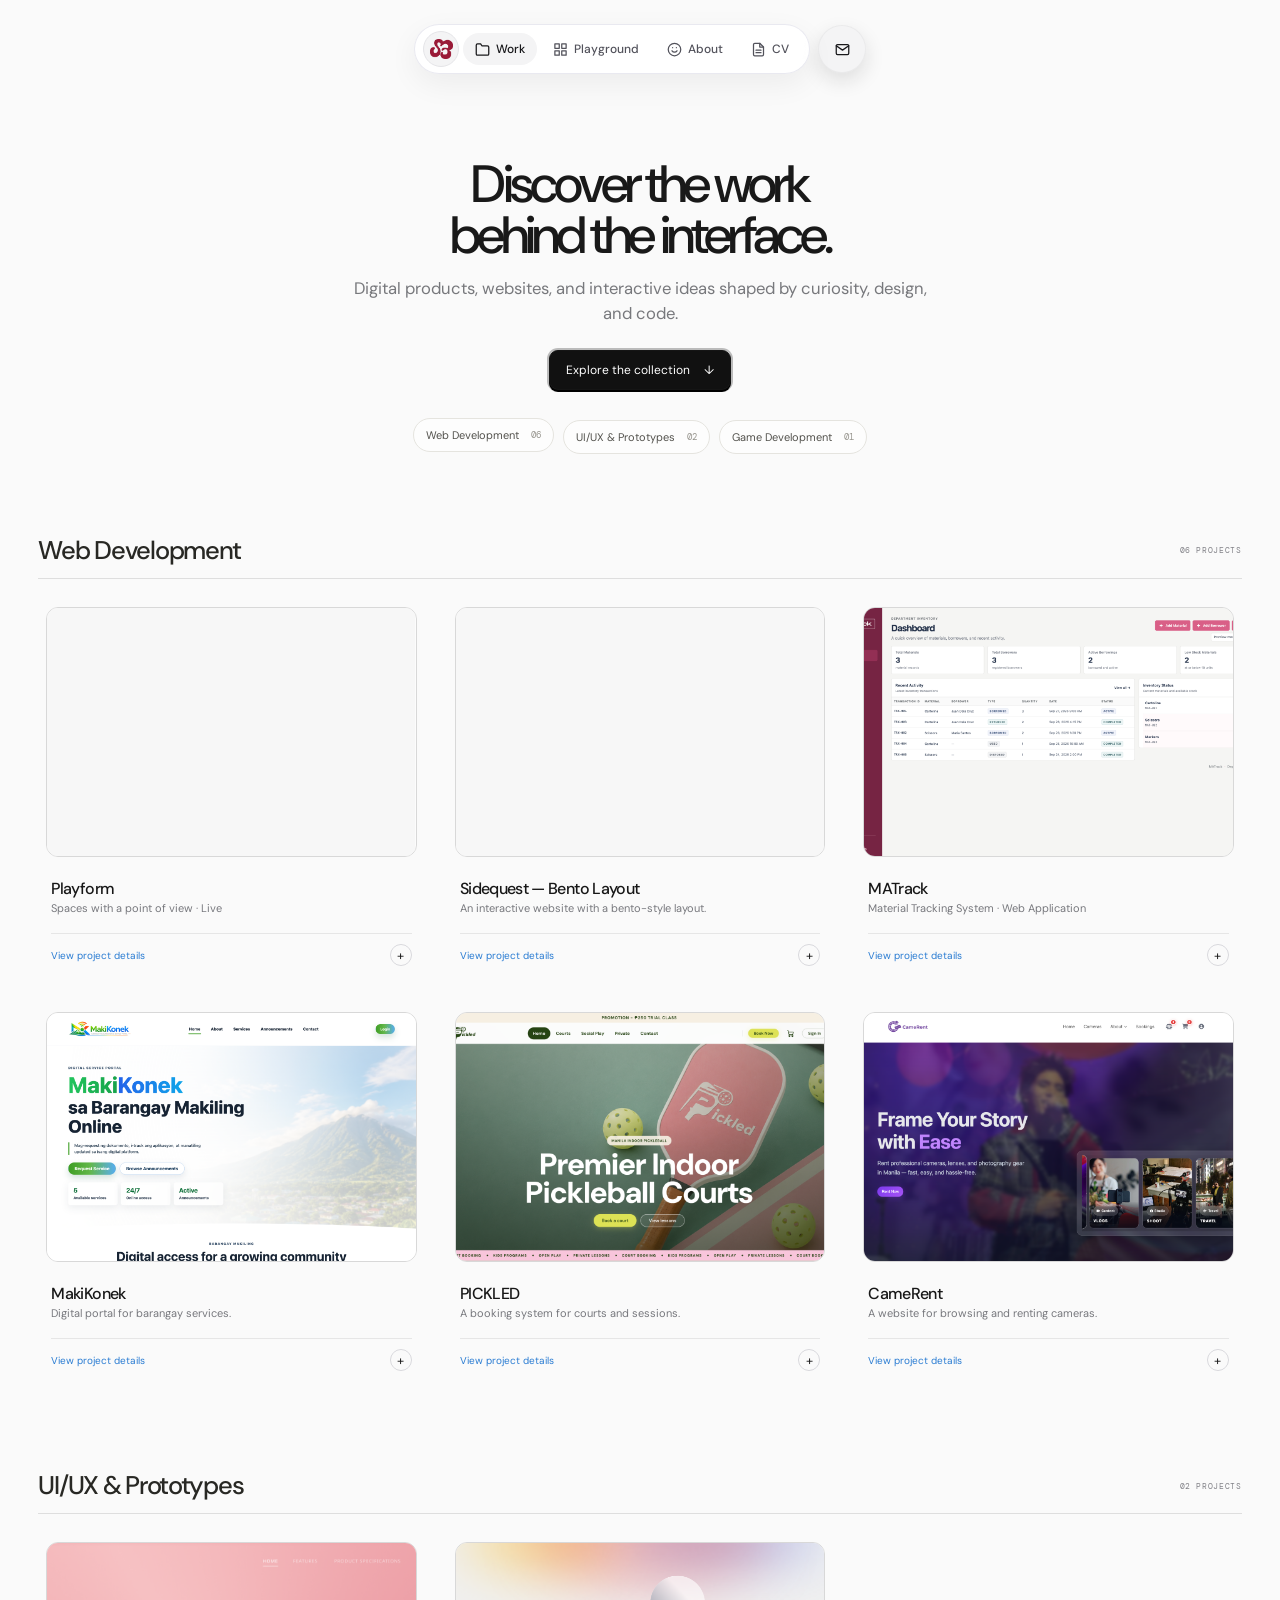
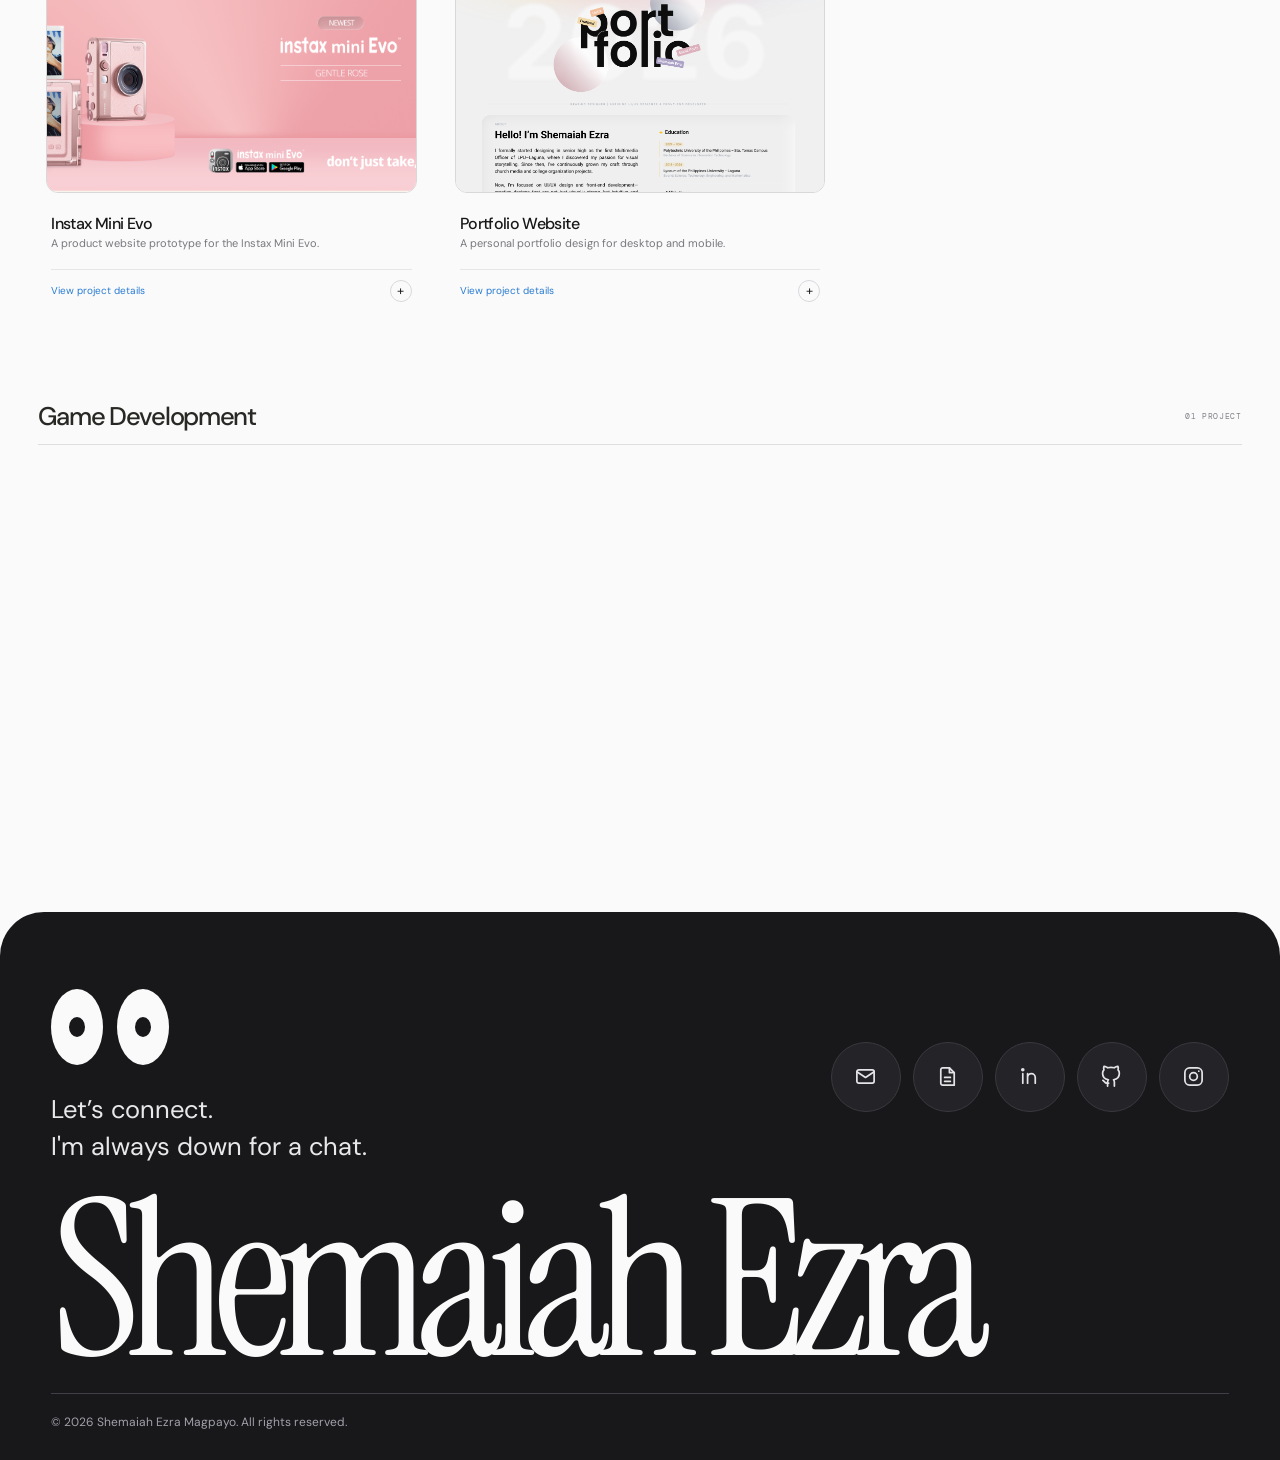
<file: projects.html>
<!DOCTYPE html>
<html lang="en">

<head>
  <meta charset="utf-8">
  <meta name="viewport" content="width=device-width,initial-scale=1">
  <meta name="description" content="Browse Shemaiah Ezra Magpayo's selected web, product, and game development work.">
  <meta name="theme-color" content="#f7f7f7">
  <title>Work | Personal Archive — Shemaiah Ezra</title>
  <script src="assets/js/motion-preferences.js"></script>
  <link rel="icon" type="image/png" href="assets/images/DarkLogo.png">
  <link rel="preconnect" href="https://fonts.googleapis.com">
  <link rel="preconnect" href="https://fonts.gstatic.com" crossorigin>
  <link
    href="https://fonts.googleapis.com/css2?family=DM+Mono:wght@400;500&amp;family=DM+Sans:wght@400;500;600;700&amp;family=Instrument+Serif:ital@0;1&amp;display=swap"
    rel="stylesheet">
  <link rel="stylesheet" href="assets/css/redesign.css?v=20261019-mobile-nav-cleanup">
  <link rel="stylesheet" href="assets/css/portfolio-pages.css?v=portfolio-preview-top">
  <link rel="stylesheet" href="assets/css/footer.css?v=4">
</head>

<body class="portfolio-page catalog-page work-catalog-page has-floating-nav">
  <header class="nav-container">
    <div class="nav-pill-wrapper">
      <nav class="nav-pill" aria-label="Main navigation">
        <a class="nav-monogram" href="index.html#home" aria-label="Shemaiah Ezra home"><img src="assets/images/DarkLogo.png" alt=""></a>

        <button class="nav-menu-toggle" type="button" aria-label="Open navigation" aria-expanded="false" aria-controls="mobile-menu-links">
          <svg aria-hidden="true" viewBox="0 0 24 24"><path d="M4 7h16M4 12h16M4 17h16" /></svg>
        </button>
        <div class="nav-links" id="mobile-menu-links"><a class="nav-link" href="projects.html" aria-current="page"><svg aria-hidden="true" viewBox="0 0 24 24"><path d="M22 19a2 2 0 0 1-2 2H4a2 2 0 0 1-2-2V5a2 2 0 0 1 2-2h5l2 3h9a2 2 0 0 1 2 2z"/></svg><span>Work</span></a>
        <a class="nav-link" href="creative.html"><svg aria-hidden="true" viewBox="0 0 24 24"><rect x="3" y="3" width="7" height="7"/><rect x="14" y="3" width="7" height="7"/><rect x="14" y="14" width="7" height="7"/><rect x="3" y="14" width="7" height="7"/></svg><span>Playground</span></a>
        <a class="nav-link" href="about.html"><svg aria-hidden="true" viewBox="0 0 24 24"><circle cx="12" cy="12" r="10"/><path d="M8 14s1.5 2 4 2 4-2 4-2M9 9h.01M15 9h.01"/></svg><span>About</span></a>
        <a class="nav-link" href="experience.html"><svg aria-hidden="true" viewBox="0 0 24 24"><path d="M14 2H6a2 2 0 0 0-2 2v16a2 2 0 0 0 2 2h12a2 2 0 0 0 2-2V8z"/><path d="M14 2v6h6M8 13h8M8 17h8"/></svg><span>CV</span></a></div>
      </nav>
      <a class="nav-contact" href="mailto:magpayo.shemaiahezra@gmail.com" aria-label="Email Shemaiah"><svg aria-hidden="true" viewBox="0 0 24 24"><path d="M4 4h16c1.1 0 2 .9 2 2v12c0 1.1-.9 2-2 2H4c-1.1 0-2-.9-2-2V6c0-1.1.9-2 2-2z"/><path d="m22 6-10 7L2 6"/></svg></a>
    </div>
  </header>
  <div class="catalog-layout">
    <main class="catalog-main">
      <section class="catalog-hero" aria-labelledby="catalog-title">
        <h1 id="catalog-title">Discover the work<br>behind the interface.</h1>
        <p>Digital products, websites, and interactive ideas shaped by curiosity, design, and code.</p>
        <a class="catalog-hero-action" href="#web-development">Explore the collection <span>↓</span></a>
        <nav class="catalog-section-nav" aria-label="Jump to project categories">
          <a href="#web-development">Web Development <span>06</span></a>
          <a href="#ui-ux-prototypes">UI/UX &amp; Prototypes <span>02</span></a>
          <a href="#game-development">Game Development <span>01</span></a>
        </nav>
      </section>
      <section class="catalog-section project-group" id="web-development" aria-labelledby="web-development-title">
        <div class="catalog-section-heading"><h2 id="web-development-title">Web Development</h2><span>06 PROJECTS</span></div>
        <div class="catalog-grid">
          <details class="catalog-card project-card" id="playform" data-category="web-development" data-project-slug="playform">
            <summary class="project-card-summary" aria-label="Open Playform project page">
              <span class="catalog-visual catalog-live-preview"><iframe
                  src="https://shemaiahezra-m.github.io/Web-Development/02-json/index.html"
                  title="Live preview of Playform furniture showcase" loading="lazy"
                  sandbox="allow-scripts allow-same-origin" tabindex="-1"></iframe></span>
              <span class="catalog-card-copy"><span class="project-identity"><span><span class="project-name">Playform</span><span
                      class="project-summary">Spaces with a point of view · Live</span></span></span><span class="project-detail-state">View project details <b
                  aria-hidden="true">+</b></span></span>
            </summary>
            <div class="project-detail-panel"><p class="mono">WEB DEVELOPMENT · LIVE</p><p>A colorful furniture showcase concept with playful product cards, editorial storytelling, and expressive interiors.</p><a href="https://shemaiahezra-m.github.io/Web-Development/02-json/index.html" target="_blank" rel="noopener noreferrer">View live website ↗</a></div>
          </details>
          <details class="catalog-card project-card" id="sidequest-bento-layout" data-category="web-development" data-project-slug="sidequest-bento-layout">
            <summary class="project-card-summary" aria-label="Open Sidequest Bento Layout project page">
              <span class="catalog-visual catalog-live-preview"><iframe
                  src="https://shemaiahezra-m.github.io/Web-Development/01-bento-layout/index.html"
                  title="Live preview of Sidequest Bento Layout" loading="lazy" sandbox="allow-scripts allow-same-origin"
                  tabindex="-1"></iframe></span>
              <span class="catalog-card-copy"><span class="project-identity"><span><span class="project-name">Sidequest — Bento Layout</span><span
                      class="project-summary">An interactive website with a bento-style layout.</span></span></span><span class="project-detail-state">View project details <b
                    aria-hidden="true">+</b></span></span>
            </summary>
            <div class="project-detail-panel">
              <p class="mono">PROJECT 01 / WEB DEVELOPMENT</p>
              <p>An interactive bento-style website published as part of the Web Development sidequest.</p><a
                href="https://shemaiahezra-m.github.io/Web-Development/01-bento-layout/index.html" target="_blank"
                rel="noopener noreferrer">Open live website ↗</a>
            </div>
          </details>
          <details class="catalog-card project-card" id="MATrack" data-category="web-development" data-project-slug="matrack">
            <summary class="project-card-summary" aria-label="Open MATrack project page">
              <span class="catalog-visual"><img src="assets/images/projects/matrack.png"
                  alt="MATrack material tracking system screenshot" loading="lazy"></span>
              <span class="catalog-card-copy"><span class="project-identity"><span><span class="project-name">MATrack</span><span
                      class="project-summary">Material Tracking System · Web
                      Application</span></span></span><span class="project-detail-state">View project details <b
                    aria-hidden="true">+</b></span></span>
            </summary>
            <div class="project-detail-panel">
              <p class="mono">PROJECT 02 / WEB DEVELOPMENT</p>
              <p>A web application for tracking materials and managing inventory.</p><a href="https://matrack.freedev.app/"
                target="_blank" rel="noopener noreferrer">Open live website ↗</a>
            </div>
          </details>
          <details class="catalog-card project-card" id="makikonek" data-category="web-development" data-project-slug="makikonek">
            <summary class="project-card-summary" aria-label="Open MakiKonek project page">
              <span class="catalog-visual"><img src="assets/images/projects/makikonek.png"
                  alt="MakiKonek barangay digital service portal screenshot" loading="lazy"></span>
              <span class="catalog-card-copy"><span class="project-identity"><span><span
                      class="project-name">MakiKonek</span><span class="project-summary">Digital portal for barangay services.</span></span></span><span class="project-detail-state">View project details <b
                    aria-hidden="true">+</b></span></span>
            </summary>
            <div class="project-detail-panel">
              <p class="mono">PROJECT 02 / WEB DEVELOPMENT</p>
              <p>A digital portal that helps residents access barangay services.</p>
              <dl>
                <div>
                  <dt>Year</dt>
                  <dd>2026</dd>
                </div>
                <div>
                  <dt>Role</dt>
                  <dd>Frontend / UI</dd>
                </div>
                <div>
                  <dt>Status</dt>
                  <dd>Repository</dd>
                </div>
              </dl><a href="https://github.com/MNJ-S/MakiKonek" target="_blank" rel="noopener noreferrer">View
                repository ↗</a>
            </div>
          </details>
          <details class="catalog-card project-card" id="pickled" data-category="web-development" data-project-slug="pickled">
            <summary class="project-card-summary" aria-label="Open PICKLED project page">
              <span class="catalog-visual"><img src="assets/images/projects/pickled.png"
                  alt="PICKLED court and session booking system screenshot" loading="lazy"></span>
              <span class="catalog-card-copy"><span class="project-identity"><span><span class="project-name">PICKLED</span><span
                      class="project-summary">A booking system for courts and sessions.</span></span></span><span
                  class="project-detail-state">View project details <b aria-hidden="true">+</b></span></span>
            </summary>
            <div class="project-detail-panel">
              <p class="mono">PROJECT 03 / WEB DEVELOPMENT</p>
              <p>A booking management system for court sessions and events.</p>
              <dl>
                <div>
                  <dt>Year</dt>
                  <dd>2026</dd>
                </div>
                <div>
                  <dt>Role</dt>
                  <dd>Full-stack</dd>
                </div>
                <div>
                  <dt>Status</dt>
                  <dd>Live</dd>
                </div>
              </dl><a href="https://pickled.freedev.app/" target="_blank" rel="noopener noreferrer">View live website
                ↗</a>
            </div>
          </details>
          <details class="catalog-card project-card" id="camerent" data-category="web-development" data-project-slug="camerent">
            <summary class="project-card-summary" aria-label="Open CameRent project page">
              <span class="catalog-visual"><img src="assets/images/projects/camerent.png"
                  alt="CameRent camera rental website screenshot" loading="lazy"></span>
              <span class="catalog-card-copy"><span class="project-identity"><span><span class="project-name">CameRent</span><span
                      class="project-summary">A website for browsing and renting cameras.</span></span></span><span
                  class="project-detail-state">View project details <b aria-hidden="true">+</b></span></span>
            </summary>
            <div class="project-detail-panel">
              <p class="mono">PROJECT 04 / WEB DEVELOPMENT</p>
              <p>A camera rental website with an online catalog and booking flow.</p>
              <dl>
                <div>
                  <dt>Year</dt>
                  <dd>2025</dd>
                </div>
                <div>
                  <dt>Role</dt>
                  <dd>Frontend / UI</dd>
                </div>
                <div>
                  <dt>Status</dt>
                  <dd>Live</dd>
                </div>
              </dl><a href="https://shemaiahezra-m.github.io/CameRent/" target="_blank" rel="noopener noreferrer">View
                live website ↗</a>
            </div>
          </details>
        </div>
      </section>
      <section class="catalog-section project-group" id="ui-ux-prototypes" aria-labelledby="ui-ux-prototypes-title">
        <div class="catalog-section-heading"><h2 id="ui-ux-prototypes-title">UI/UX &amp; Prototypes</h2><span>02 PROJECTS</span></div>
        <div class="catalog-grid">
          <details class="catalog-card project-card" id="instax-mini-evo" data-category="ui-ux-prototypes" data-project-slug="instax-mini-evo">
            <summary class="project-card-summary" aria-label="Open Instax Mini Evo project page">
              <span class="catalog-visual"><img src="assets/images/projects/instax-mini-evo.png"
                  alt="Instax Mini Evo product website prototype screenshot" loading="lazy"></span>
              <span class="catalog-card-copy"><span class="project-identity"><span><span class="project-name">Instax
                      Mini Evo</span><span class="project-summary">A product website prototype for the Instax Mini Evo.</span></span></span><span
                  class="project-detail-state">View project details <b aria-hidden="true">+</b></span></span>
            </summary>
            <div class="project-detail-panel">
              <p class="mono">PROJECT 06 / PRODUCT WEBSITE</p>
              <p>A product website concept for the Instax Mini Evo camera. Explore the interactive prototype in Figma.</p><a
                href="https://www.figma.com/proto/UOpbCrLi2crXRJsvMc9tLG/INSTAX-mini-Evo?node-id=152-1178&amp;t=0jdrAe3ygvNF2zvw-1&amp;scaling=contain&amp;content-scaling=responsive&amp;page-id=148%3A2&amp;starting-point-node-id=152%3A1178"
                target="_blank" rel="noopener noreferrer">Open Figma prototype ↗</a>
            </div>
          </details>
          <details class="catalog-card project-card" id="portfolio-website" data-category="ui-ux-prototypes" data-project-slug="portfolio-website">
            <summary class="project-card-summary" aria-label="Open Portfolio Website project">
              <span class="catalog-visual"><img class="portfolio-card-preview" src="assets/images/projects/portfolio-1.png"
                  alt="Desktop view of the personal portfolio website design" loading="lazy"></span>
              <span class="catalog-card-copy"><span class="project-identity"><span><span class="project-name">Portfolio Website</span><span
                      class="project-summary">A personal portfolio design for desktop and mobile.</span></span></span><span
                  class="project-detail-state">View project details <b aria-hidden="true">+</b></span></span>
            </summary>
            <div class="project-detail-panel">
              <p class="mono">UI/UX DESIGN · RESPONSIVE WEBSITE</p>
              <p>A personal portfolio website design, presented in desktop and mobile layouts.</p>
              <div class="catalog-visual"><img src="assets/images/projects/portfolio-2.png"
                  alt="Mobile view of the personal portfolio website design" loading="lazy"></div>
            </div>
          </details>
        </div>
      </section>
      <section class="catalog-section project-group" id="game-development" aria-labelledby="game-development-title">
        <div class="catalog-section-heading"><h2 id="game-development-title">Game Development</h2><span>01 PROJECT</span></div>
        <div class="catalog-grid">
          <details class="catalog-card project-card" id="pup-dash" data-category="game-development" data-project-slug="pup-dash">
            <summary class="project-card-summary" aria-label="Open PUP Dash project page">
              <span class="catalog-visual"><img src="assets/images/projects/pup-dash.png"
                  alt="PUP Dash educational 2D game screenshot" loading="lazy"></span>
              <span class="catalog-card-copy"><span class="project-identity"><span><span class="project-name">PUP
                      Dash</span><span class="project-summary">An educational 2D game built with Python.</span></span></span><span class="project-detail-state">View
                  project details <b aria-hidden="true">+</b></span></span>
            </summary>
            <div class="project-detail-panel">
              <p class="mono">PROJECT 05 / GAME DEVELOPMENT</p>
              <p>An educational game built in Python, with a focus on gameplay and game interface design.</p>
              <dl>
                <div>
                  <dt>Year</dt>
                  <dd>2025</dd>
                </div>
                <div>
                  <dt>Role</dt>
                  <dd>Game UI / Dev</dd>
                </div>
                <div>
                  <dt>Technology</dt>
                  <dd>Python</dd>
                </div>
                <div>
                  <dt>Status</dt>
                  <dd>Repository</dd>
                </div>
              </dl><a href="https://github.com/shemaiahezra-m/PUP-Dash" target="_blank" rel="noopener noreferrer">View
                repository ↗</a>
            </div>
          </details>
        </div>
      </section>
    </main>
  </div>
  <footer class="framer-footer-wrapper">
    <div class="footer-content">
      <div class="footer-eyes-row" aria-hidden="true">
        <div class="eye-box"><span class="pupil"></span></div>
        <div class="eye-box"><span class="pupil"></span></div>
      </div>
      <p class="footer-cta-text">Let’s connect.<br>I'm always down for a chat.</p>
      <nav class="footer-action-buttons" aria-label="Contact and social links">
        <a href="mailto:magpayo.shemaiahezra@gmail.com" class="footer-pill-btn">Email me <span aria-hidden="true">↗</span></a>
        <a href="https://www.linkedin.com/shemaiahezra" target="_blank" rel="noopener noreferrer" class="footer-pill-btn">LinkedIn <span aria-hidden="true">↗</span></a>
        <a href="https://github.com/shemaiahezra-m" target="_blank" rel="noopener noreferrer" class="footer-pill-btn">GitHub <span aria-hidden="true">↗</span></a>
        <a href="https://www.instagram.com/shemaiahezra" target="_blank" rel="noopener noreferrer" class="footer-pill-btn">Instagram <span aria-hidden="true">↗</span></a>
      </nav>
      <p class="footer-big-name">Shemaiah Ezra</p>
      <div class="footer-bottom-info">
        <span>© 2026 Shemaiah Ezra Magpayo. All rights reserved.</span>
      </div>
    </div>
  </footer>
  <script src="assets/js/work-motion.js?v=20261019-home-motion" defer></script>
  <script src="assets/js/footer.js?v=1" defer></script>
  <script src="assets/js/portfolio-pages.js" defer></script>
</body>

</html>
</file>
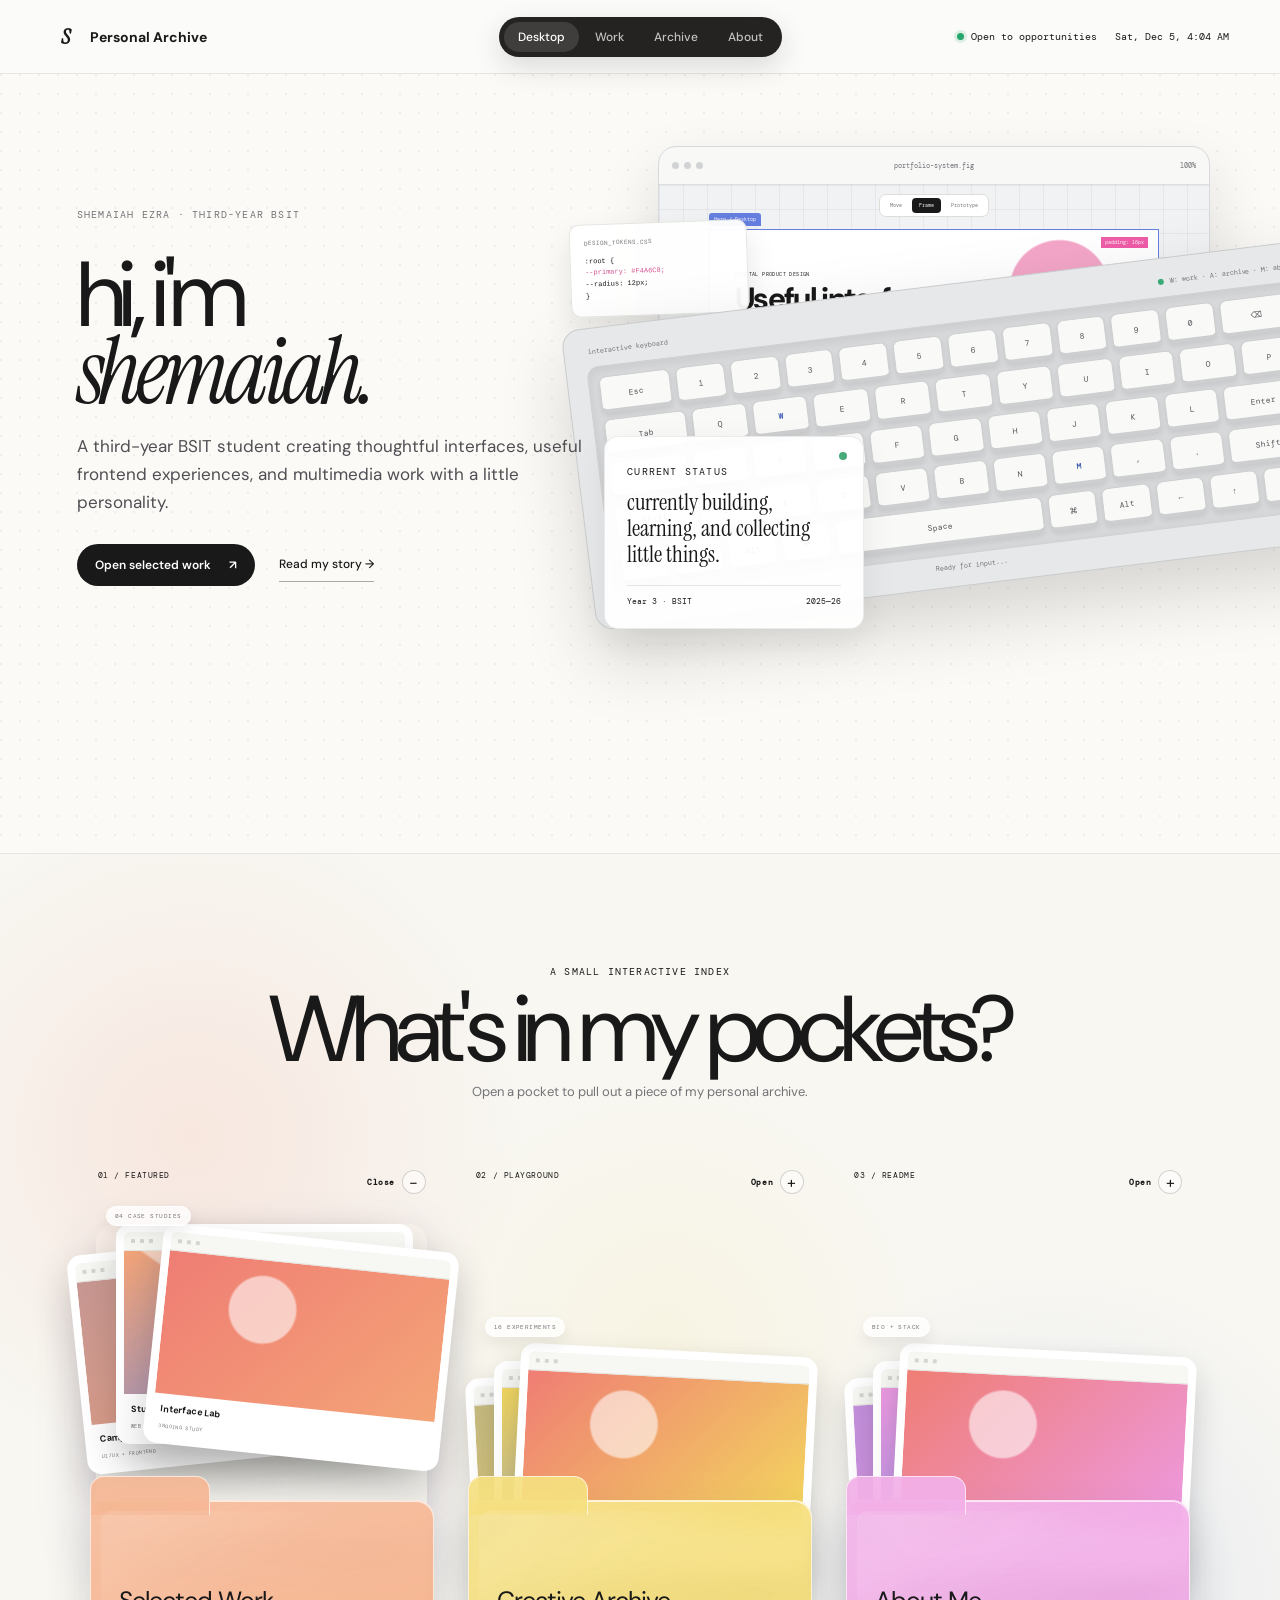
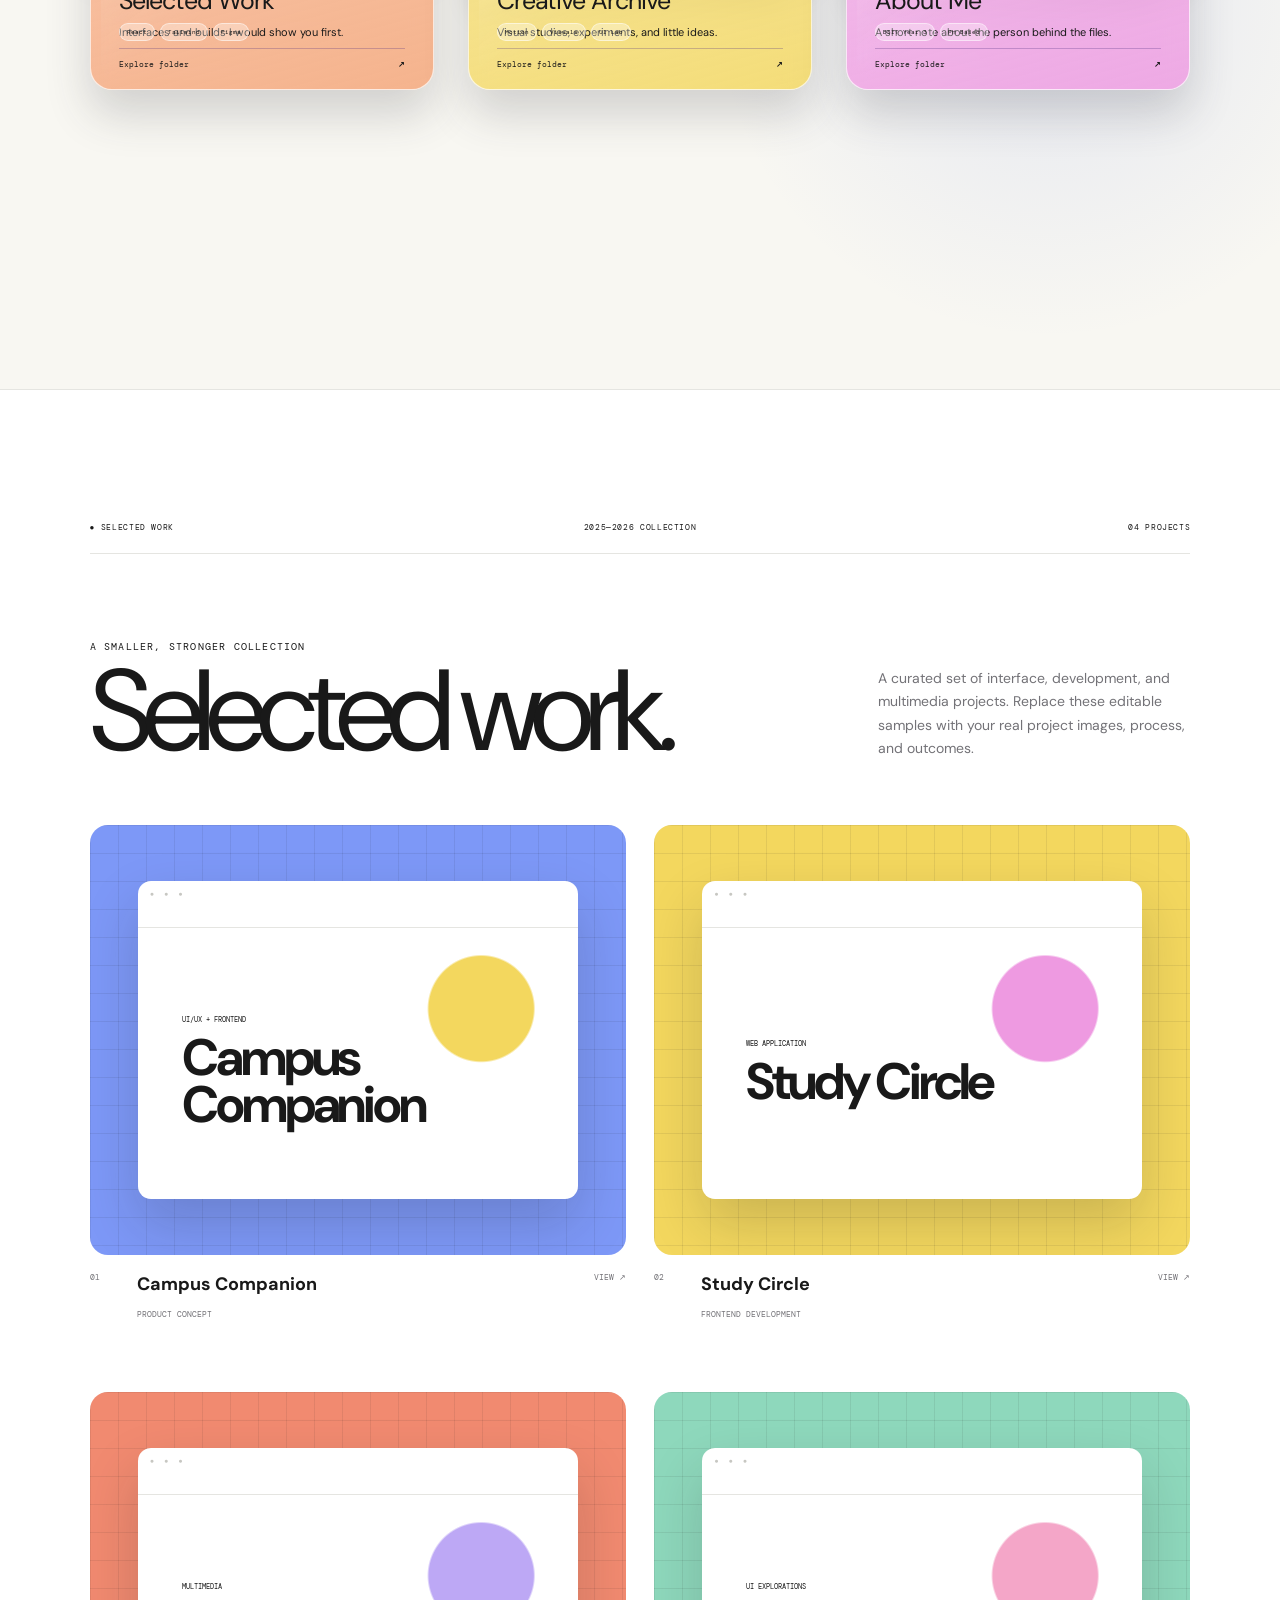
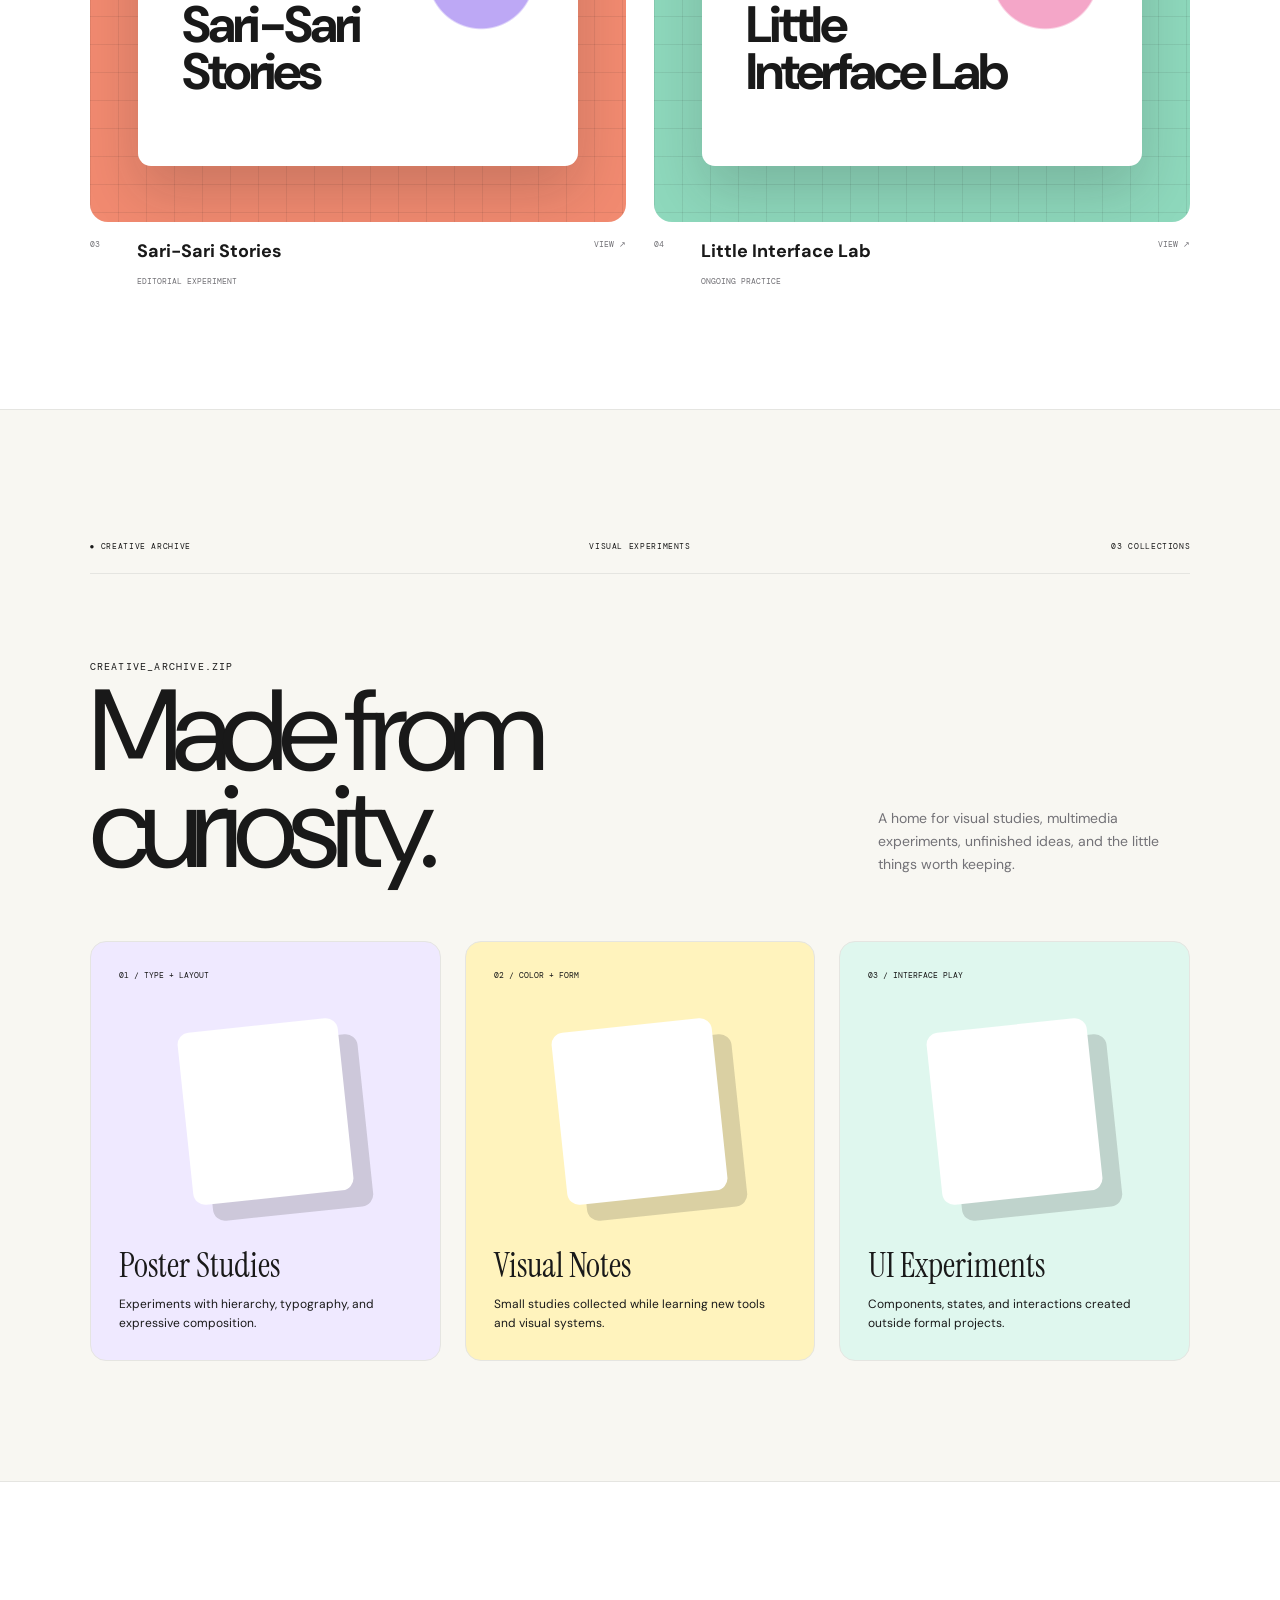
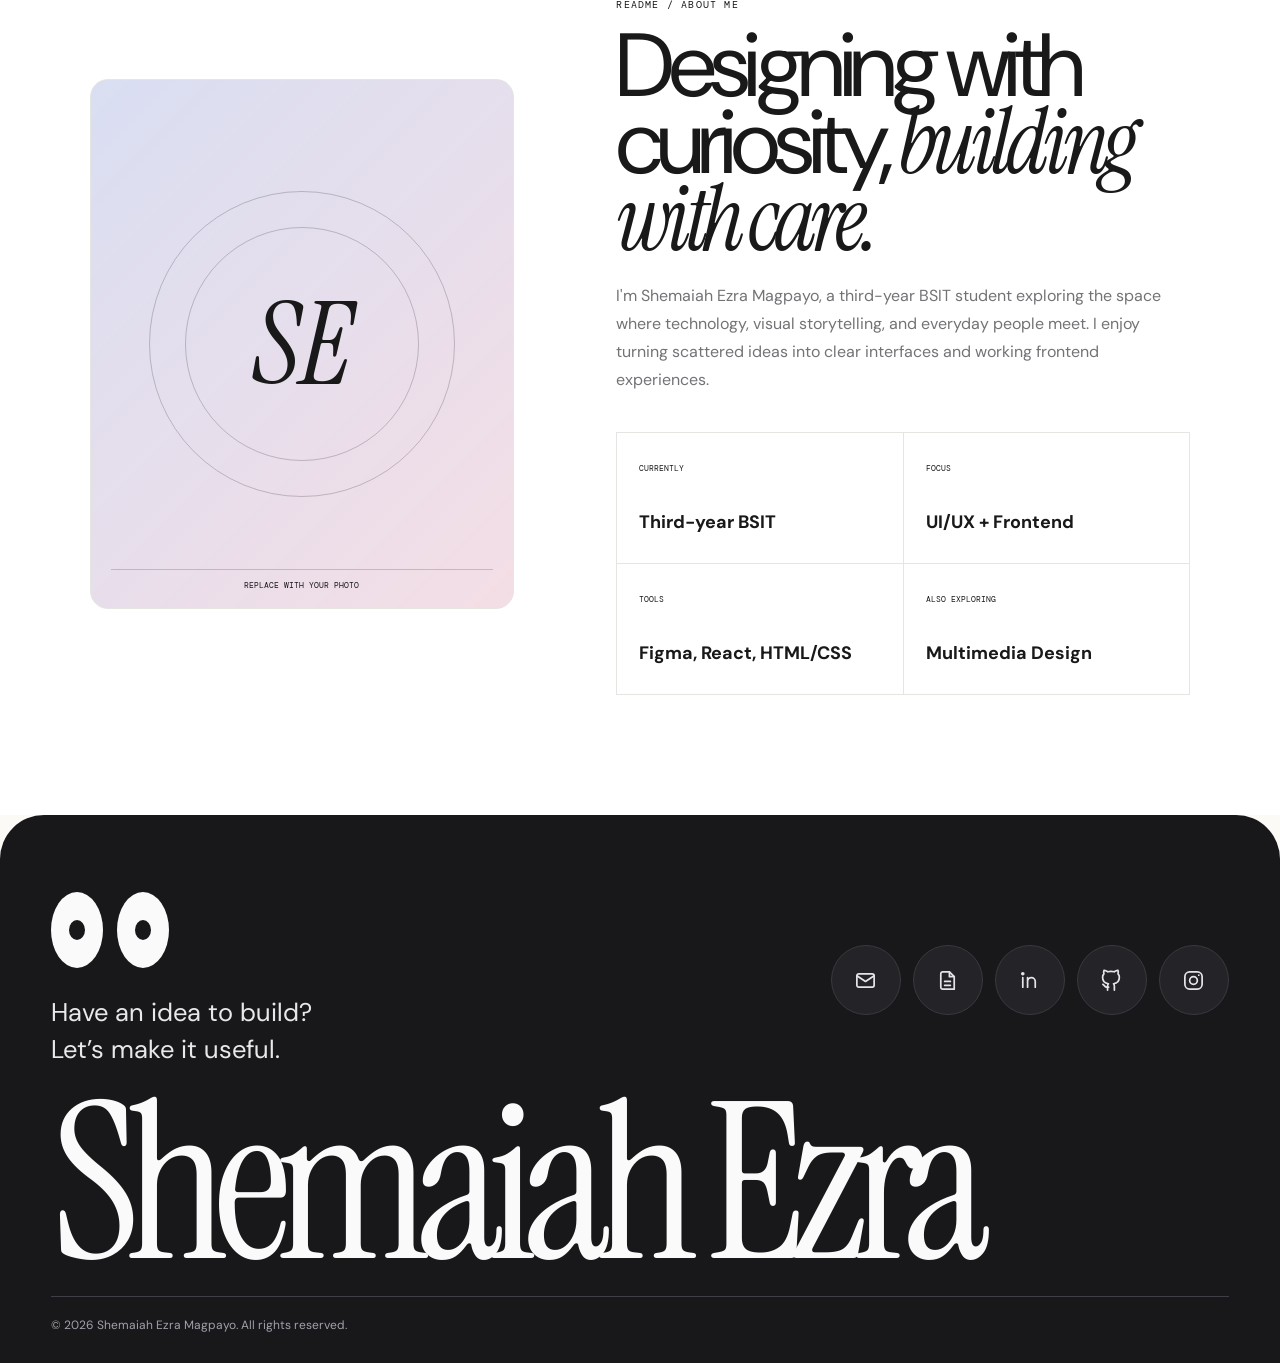
<file: redesign.html>
<!doctype html>
<html lang="en">
  <head>
    <meta charset="UTF-8" />
    <meta name="viewport" content="width=device-width, initial-scale=1.0" />
    <title>Personal Archive — Shemaiah Ezra</title>
    <meta
      name="description"
      content="The personal portfolio archive of Shemaiah Ezra Magpayo, a BSIT student, UI/UX enthusiast, frontend developer, and multimedia creative."
    />
    <link rel="preconnect" href="https://fonts.googleapis.com" />
    <link rel="preconnect" href="https://fonts.gstatic.com" crossorigin />
    <link
      href="https://fonts.googleapis.com/css2?family=DM+Mono:wght@400;500&family=DM+Sans:wght@400;500;600;700&family=Instrument+Serif:ital@0;1&display=swap"
      rel="stylesheet"
    />
    <link rel="stylesheet" href="assets/css/footer.css?v=4" />
    <style>
      :root {
        --ink: #191919;
        --muted: #737277;
        --paper: #fbfaf6;
        --line: #e5e5e1;
        --white: #fff;
        --orange: #f4a477;
        --yellow: #f3d75e;
        --pink: #ee9ae1;
        --blue: #657fe0;
      }

      * {
        box-sizing: border-box;
      }

      html {
        scroll-behavior: smooth;
      }

      body {
        min-width: 320px;
        margin: 0;
        background: var(--paper);
        color: var(--ink);
        font-family: "DM Sans", sans-serif;
      }

      button,
      a {
        color: inherit;
        font: inherit;
      }

      button:focus-visible,
      a:focus-visible {
        outline: 3px solid var(--blue);
        outline-offset: 3px;
      }

      .mono {
        font-family: "DM Mono", monospace;
        font-size: 10px;
        letter-spacing: 0.12em;
      }

      .topbar {
        position: sticky;
        top: 0;
        z-index: 50;
        height: 74px;
        display: grid;
        grid-template-columns: 1fr auto 1fr;
        align-items: center;
        padding: 0 4vw;
        border-bottom: 1px solid var(--line);
        background: rgba(251, 251, 249, 0.92);
        backdrop-filter: blur(14px);
      }

      .brand {
        display: flex;
        align-items: center;
        gap: 10px;
        width: fit-content;
        color: var(--ink);
        font-size: 14px;
        font-weight: 700;
        text-decoration: none;
      }

      .brand-mark {
        width: 29px;
        text-align: center;
        font-family: "Instrument Serif", serif;
        font-size: 22px;
        font-style: italic;
      }

      .nav {
        display: flex;
        gap: 2px;
        padding: 5px;
        border-radius: 999px;
        background: #252321;
        box-shadow: 0 10px 28px rgba(23, 23, 23, 0.14);
      }

      .nav a {
        padding: 7px 14px;
        border-radius: 999px;
        color: rgba(255, 255, 255, 0.72);
        font-size: 12px;
        font-weight: 500;
        text-decoration: none;
      }

      .nav a:first-child,
      .nav a:hover {
        background: rgba(255, 255, 255, 0.12);
        color: white;
      }

      .topbar-status {
        display: flex;
        justify-self: end;
        align-items: center;
        gap: 18px;
        font-family: "DM Mono", monospace;
        font-size: 10px;
      }

      .available {
        display: flex;
        align-items: center;
        gap: 7px;
      }

      .available i {
        width: 7px;
        height: 7px;
        border-radius: 50%;
        background: #25a66d;
        box-shadow: 0 0 0 3px rgba(37, 166, 109, 0.14);
      }

      .hero {
        position: relative;
        min-height: 960px;
        padding: 128px 6vw 110px;
        border-bottom: 1px solid var(--line);
        background:
          radial-gradient(circle at 1px 1px, rgba(23, 23, 23, 0.055) 1px, transparent 0) 0 0 / 19px 19px,
          var(--paper);
        overflow: hidden;
      }

      .intro {
        position: relative;
        z-index: 10;
        width: min(620px, 47%);
      }

      .intro-label {
        color: var(--muted);
      }

      h1 {
        margin: 34px 0 20px;
        font-size: clamp(72px, 7.2vw, 104px);
        font-weight: 400;
        line-height: 0.84;
        letter-spacing: -0.07em;
      }

      h1 em {
        display: block;
        font-family: "Instrument Serif", serif;
        font-weight: 400;
      }

      .intro > p {
        max-width: 520px;
        margin: 0;
        color: #4f4e53;
        font-size: 17px;
        line-height: 1.65;
      }

      .actions {
        display: flex;
        align-items: center;
        gap: 24px;
        margin-top: 28px;
      }

      .primary-action {
        display: inline-flex;
        align-items: center;
        gap: 18px;
        padding: 13px 18px;
        border: 0;
        border-radius: 999px;
        background: var(--ink);
        color: white;
        font-size: 12px;
        font-weight: 600;
        text-decoration: none;
      }

      .text-action {
        padding: 9px 0;
        border-bottom: 1px solid #aaa9a5;
        font-size: 12px;
        font-weight: 500;
        text-decoration: none;
      }

      .ui-sandbox {
        position: absolute;
        z-index: 2;
        top: 96px;
        right: 5%;
        width: min(650px, 47vw);
        height: 330px;
      }

      .ui-screen {
        position: absolute;
        top: 0;
        right: 0;
        width: 100%;
        height: 330px;
        border: 1px solid #d8d9dc;
        border-radius: 18px 18px 10px 10px;
        background: #f8f8f7;
        box-shadow: 0 26px 60px rgba(23, 23, 23, 0.13);
        overflow: hidden;
      }

      .screen-bar {
        height: 38px;
        display: grid;
        grid-template-columns: 1fr auto 1fr;
        align-items: center;
        padding: 0 13px;
        border-bottom: 1px solid #dededa;
        color: var(--muted);
        font-family: "DM Mono", monospace;
        font-size: 7px;
      }

      .screen-bar > span:last-child {
        justify-self: end;
      }

      .dots {
        display: flex;
        gap: 5px;
      }

      .dots i {
        width: 7px;
        height: 7px;
        border-radius: 50%;
        background: #d2d3d4;
      }

      .canvas {
        position: relative;
        height: calc(100% - 38px);
        padding: 44px 50px;
        background-color: #f1f2f3;
        background-image:
          linear-gradient(rgba(89, 111, 139, 0.08) 1px, transparent 1px),
          linear-gradient(90deg, rgba(89, 111, 139, 0.08) 1px, transparent 1px);
        background-size: 24px 24px;
      }

      .inspect-toolbar {
        position: absolute;
        top: 9px;
        left: 50%;
        display: flex;
        gap: 3px;
        padding: 3px;
        border: 1px solid #deded9;
        border-radius: 7px;
        background: white;
        transform: translateX(-50%);
      }

      .inspect-toolbar span {
        padding: 4px 7px;
        border-radius: 4px;
        color: var(--muted);
        font: 5px "DM Mono", monospace;
      }

      .inspect-toolbar span:nth-child(2) {
        background: var(--ink);
        color: white;
      }

      .component {
        position: relative;
        height: 100%;
        border: 1px solid var(--blue);
        background: white;
      }

      .component-label {
        position: absolute;
        top: -17px;
        left: -1px;
        padding: 3px 5px;
        border-radius: 3px 3px 0 0;
        background: var(--blue);
        color: white;
        font: 5px "DM Mono", monospace;
      }

      .component-content {
        height: 100%;
        display: flex;
        flex-direction: column;
        align-items: flex-start;
        justify-content: center;
        padding: 25px;
        background: radial-gradient(circle at 78% 30%, #f4a6c8 0 13%, transparent 13.5%);
      }

      .component-content small {
        font: 5px "DM Mono", monospace;
        letter-spacing: 0.08em;
      }

      .component-content strong {
        margin: 7px 0 10px;
        font-size: clamp(20px, 2.4vw, 34px);
        line-height: 0.93;
        letter-spacing: -0.055em;
      }

      .component-line {
        width: 38%;
        height: 3px;
        background: #dadad6;
      }

      .component-button {
        margin-top: 13px;
        padding: 7px 10px;
        border-radius: 999px;
        background: var(--ink);
        color: white;
        font: 5px "DM Mono", monospace;
      }

      .measure,
      .grid-badge {
        position: absolute;
        font: 5px "DM Mono", monospace;
      }

      .measure {
        top: 7px;
        right: 10px;
        padding: 2px 4px;
        background: #ef5da8;
        color: white;
      }

      .grid-badge {
        right: 12px;
        bottom: 10px;
        padding: 4px 6px;
        border-radius: 4px;
        background: white;
      }

      .token-card {
        position: absolute;
        z-index: 5;
        top: 76px;
        left: -5%;
        width: 178px;
        display: flex;
        flex-direction: column;
        padding: 14px;
        border: 1px solid var(--line);
        border-radius: 10px;
        background: rgba(255, 255, 255, 0.96);
        box-shadow: 0 14px 30px rgba(23, 23, 23, 0.1);
        font: 7px/1.65 "DM Mono", monospace;
        transform: rotate(-2deg);
      }

      .token-card > span {
        margin-bottom: 7px;
        color: var(--muted);
        font-size: 6px;
      }

      .token-card code:nth-of-type(2) {
        color: #d55391;
      }

      .code-card {
        position: absolute;
        z-index: 6;
        top: 265px;
        right: -2%;
        width: 220px;
        padding: 16px;
        border-radius: 11px;
        background: #202226;
        box-shadow: 0 18px 35px rgba(23, 23, 23, 0.19);
        color: #f3f2ed;
        font: 7px/1.85 "DM Mono", monospace;
        transform: rotate(8deg);
      }

      .code-card div {
        display: flex;
        gap: 12px;
      }

      .code-card span {
        color: #777b83;
      }

      .code-card div:nth-child(odd) code {
        color: #f2a6cb;
      }

      .code-card div:nth-child(2) code {
        color: #f3d96e;
      }

      .keyboard-scene {
        position: absolute;
        z-index: 5;
        top: 455px;
        right: 2.5%;
        width: min(690px, 50vw);
        transform: rotate(-4deg);
      }

      .keyboard {
        padding: 18px 20px 13px;
        border: 1px solid #c9cbcd;
        border-radius: 18px;
        background: #e7e8e9;
        box-shadow: 0 30px 70px rgba(23, 23, 23, 0.17);
      }

      .keyboard-meta {
        display: flex;
        justify-content: space-between;
        padding: 0 4px 11px;
        color: #74767a;
        font: 7px "DM Mono", monospace;
      }

      .keyboard-meta span:last-child {
        display: flex;
        align-items: center;
        gap: 6px;
      }

      .keyboard-meta i {
        width: 6px;
        height: 6px;
        border-radius: 50%;
        background: #3aaa76;
      }

      .keyboard-keys {
        display: grid;
        gap: 6px;
        padding: 10px;
        border: 1px solid #d0d1d2;
        border-radius: 12px;
        background: #d7d8da;
        box-shadow: inset 0 3px 8px rgba(23, 23, 23, 0.07);
      }

      .key-row {
        display: flex;
        gap: 6px;
      }

      .key {
        min-width: 0;
        flex: 1;
        padding: 12px 3px 10px;
        border: 1px solid #cdcecf;
        border-bottom-width: 4px;
        border-radius: 7px;
        background: #f9f9f7;
        box-shadow: 0 3px 5px rgba(23, 23, 23, 0.08);
        color: #505156;
        font: 8px "DM Mono", monospace;
        cursor: pointer;
        transition: transform 80ms ease, border-width 80ms ease;
      }

      .key:active {
        border-bottom-width: 1px;
        transform: translateY(3px);
      }

      .key.wide {
        flex: 1.55;
      }

      .key.space {
        flex: 5;
      }

      .key[data-route] {
        color: #284ca8;
        font-weight: 500;
      }

      .keyboard-output {
        height: 18px;
        padding-top: 7px;
        color: #74767a;
        font: 7px "DM Mono", monospace;
        text-align: center;
      }

      .status-card {
        position: absolute;
        z-index: 12;
        top: 465px;
        left: 45%;
        width: 260px;
        padding: 22px;
        border: 1px solid rgba(23, 23, 23, 0.08);
        border-radius: 14px;
        background: rgba(255, 255, 255, 0.94);
        box-shadow: 0 12px 35px rgba(28, 28, 28, 0.07);
      }

      .status-dot {
        position: absolute;
        top: 15px;
        right: 16px;
        width: 8px;
        height: 8px;
        border-radius: 50%;
        background: #49aa79;
      }

      .status-card p {
        margin: 10px 0 18px;
        font-family: "Instrument Serif", serif;
        font-size: 23px;
        line-height: 1.12;
      }

      .status-footer {
        display: flex;
        justify-content: space-between;
        padding-top: 10px;
        border-top: 1px solid var(--line);
        font: 8px "DM Mono", monospace;
      }

      .pockets-section {
        min-height: 1135px;
        padding: 105px 7vw 115px;
        background:
          radial-gradient(circle at 12% 20%, rgba(255, 255, 255, 0.7) 0 5%, transparent 5.5%),
          radial-gradient(circle at 86% 72%, rgba(246, 216, 105, 0.13) 0 8%, transparent 8.5%),
          #f8f7f2;
        overflow: hidden;
      }

      .pockets-heading {
        max-width: 760px;
        margin: 0 auto 70px;
        text-align: center;
      }

      .pockets-heading h2 {
        margin: 9px 0 14px;
        font-size: clamp(64px, 7.3vw, 105px);
        font-weight: 400;
        line-height: 0.86;
        letter-spacing: -0.07em;
      }

      .pockets-heading p {
        margin: 0;
        color: var(--muted);
        font-size: 13px;
      }

      .pocket-grid {
        max-width: 1180px;
        display: grid;
        grid-template-columns: repeat(3, 1fr);
        gap: 34px;
        margin: 0 auto;
      }

      .pocket {
        --pocket-color: var(--orange);
        --file-color: #fff1e8;
        position: relative;
        height: 520px;
      }

      .pocket.yellow {
        --pocket-color: var(--yellow);
        --file-color: #fff9cf;
      }

      .pocket.pink {
        --pocket-color: var(--pink);
        --file-color: #fdeafd;
      }

      .pocket-toggle {
        position: absolute;
        z-index: 6;
        top: 0;
        width: 100%;
        display: flex;
        justify-content: space-between;
        padding: 0 8px;
        border: 0;
        background: transparent;
        font: 8px "DM Mono", monospace;
        letter-spacing: 0.07em;
        cursor: pointer;
      }

      .toggle-state {
        display: flex;
        align-items: center;
        gap: 7px;
      }

      .toggle-state i {
        width: 24px;
        height: 24px;
        display: grid;
        place-items: center;
        border: 1px solid rgba(23, 23, 23, 0.18);
        border-radius: 50%;
        background: rgba(255, 255, 255, 0.52);
        font: 16px "DM Sans", sans-serif;
      }

      .pocket-file {
        position: absolute;
        z-index: 1;
        top: 150px;
        right: 8%;
        left: 8%;
        height: 310px;
        padding: 28px;
        border: 1px solid rgba(67, 39, 111, 0.16);
        border-radius: 18px;
        background: var(--file-color);
        box-shadow: 0 18px 45px rgba(70, 42, 95, 0.14);
        transition: top 420ms cubic-bezier(0.2, 0.75, 0.25, 1), transform 420ms ease;
      }

      .pocket.open .pocket-file {
        top: 42px;
        box-shadow: 0 25px 60px rgba(70, 42, 95, 0.2);
      }

      .pocket-file small {
        font: 7px "DM Mono", monospace;
        letter-spacing: 0.08em;
      }

      .pocket-file h3 {
        max-width: 280px;
        margin: 26px 0 10px;
        font-size: 40px;
        font-weight: 400;
        line-height: 0.92;
        letter-spacing: -0.055em;
      }

      .pocket-file p {
        margin: 0;
        color: var(--muted);
        font-size: 10px;
        line-height: 1.5;
      }

      .file-art {
        position: absolute;
        right: 25px;
        bottom: 24px;
        left: 25px;
        height: 70px;
        display: flex;
        align-items: flex-end;
        justify-content: center;
      }

      .file-art i {
        width: 31%;
        height: 58px;
        border-radius: 9px 9px 4px 4px;
        background: var(--pocket-color);
        box-shadow: 0 7px 16px rgba(23, 23, 23, 0.1);
      }

      .file-art i:first-child {
        transform: rotate(-9deg) translateX(10px);
      }

      .file-art i:nth-child(2) {
        z-index: 2;
        height: 70px;
      }

      .file-art i:last-child {
        transform: rotate(9deg) translateX(-10px);
      }

      .pocket-front {
        position: absolute;
        z-index: 3;
        right: 0;
        bottom: 0;
        left: 0;
        height: 245px;
        padding: 70px 28px 25px;
        border: 2px solid rgba(31, 54, 72, 0.52);
        border-radius: 22px 22px 28px 28px;
        background: var(--pocket-color);
        box-shadow: 0 20px 40px rgba(75, 44, 103, 0.15);
        text-align: left;
        cursor: pointer;
      }

      .pocket-front::after {
        content: "";
        position: absolute;
        inset: 10px;
        border: 1px dashed rgba(31, 54, 72, 0.3);
        border-radius: 15px 15px 20px 20px;
      }

      .pocket-front h3,
      .pocket-front p,
      .pocket-front span {
        position: relative;
        z-index: 1;
      }

      .pocket-front h3 {
        margin: 0 0 8px;
        font-size: 25px;
        font-weight: 400;
        letter-spacing: -0.04em;
      }

      .pocket-front p {
        margin: 0;
        font-size: 11px;
      }

      .pocket-front span {
        position: absolute;
        right: 28px;
        bottom: 34px;
        left: 28px;
        display: flex;
        justify-content: space-between;
        padding-top: 10px;
        border-top: 1px solid rgba(77, 43, 125, 0.28);
        font: 8px "DM Mono", monospace;
      }

      .footer {
        min-height: 80px;
        display: grid;
        grid-template-columns: 1fr auto 1fr;
        align-items: center;
        gap: 30px;
        padding: 20px 6vw;
        background: #252321;
        color: white;
        font: 8px "DM Mono", monospace;
      }

      .footer span:last-child {
        justify-self: end;
      }

      .content-section {
        padding: 110px 7vw 120px;
        border-top: 1px solid var(--line);
        background: var(--white);
      }

      .content-section.alt {
        background: #f8f7f2;
      }

      .section-index {
        display: grid;
        grid-template-columns: 1fr auto 1fr;
        align-items: center;
        min-height: 54px;
        border-bottom: 1px solid var(--line);
        font: 8px "DM Mono", monospace;
        letter-spacing: 0.08em;
      }

      .section-index span:last-child {
        justify-self: end;
      }

      .section-heading {
        display: grid;
        grid-template-columns: 1.4fr 0.6fr;
        align-items: end;
        gap: 60px;
        padding: 80px 0 65px;
      }

      .section-heading h2 {
        margin: 8px 0 0;
        font-size: clamp(64px, 9vw, 128px);
        font-weight: 400;
        line-height: 0.84;
        letter-spacing: -0.075em;
      }

      .section-heading p {
        max-width: 380px;
        margin: 0;
        color: var(--muted);
        font-size: 14px;
        line-height: 1.65;
      }

      .work-grid {
        display: grid;
        grid-template-columns: repeat(2, minmax(0, 1fr));
        gap: 70px 28px;
      }

      .project-card {
        border: 0;
        background: transparent;
        text-align: left;
      }

      .project-visual {
        position: relative;
        min-height: 430px;
        border-radius: 18px;
        background-color: var(--card-color);
        background-image:
          linear-gradient(rgba(25, 25, 25, 0.08) 1px, transparent 1px),
          linear-gradient(90deg, rgba(25, 25, 25, 0.08) 1px, transparent 1px);
        background-size: 28px 28px;
        overflow: hidden;
      }

      .project-browser {
        position: absolute;
        inset: 13% 9%;
        border-radius: 13px;
        background: white;
        box-shadow: 0 25px 55px rgba(25, 25, 25, 0.18);
        overflow: hidden;
      }

      .project-browser::before {
        content: "●  ●  ●";
        display: block;
        height: 30px;
        padding: 8px 12px;
        border-bottom: 1px solid var(--line);
        color: #c7c7c2;
        font-size: 7px;
        letter-spacing: 4px;
      }

      .project-browser div {
        height: calc(100% - 30px);
        display: flex;
        flex-direction: column;
        align-items: flex-start;
        justify-content: center;
        padding: 10%;
        background: radial-gradient(circle at 78% 28%, var(--accent) 0 13%, transparent 13.5%);
      }

      .project-browser small {
        font: 7px "DM Mono", monospace;
      }

      .project-browser strong {
        max-width: 75%;
        margin-top: 10px;
        font-size: clamp(30px, 4vw, 56px);
        line-height: 0.92;
        letter-spacing: -0.06em;
      }

      .project-meta {
        display: grid;
        grid-template-columns: 35px 1fr auto;
        gap: 12px;
        padding-top: 17px;
      }

      .project-meta span,
      .project-meta small {
        color: var(--muted);
        font: 8px "DM Mono", monospace;
      }

      .project-meta strong {
        display: block;
        margin-bottom: 5px;
        font-size: 18px;
      }

      .archive-grid {
        display: grid;
        grid-template-columns: repeat(3, 1fr);
        gap: 24px;
      }

      .archive-card {
        min-height: 420px;
        display: flex;
        flex-direction: column;
        justify-content: space-between;
        padding: 28px;
        border: 1px solid var(--line);
        border-radius: 16px;
        background: var(--archive-color);
      }

      .archive-card > span {
        font: 8px "DM Mono", monospace;
      }

      .archive-card__art {
        height: 230px;
        display: grid;
        place-items: center;
      }

      .archive-card__art i {
        width: 55%;
        height: 75%;
        border-radius: 12px;
        background: white;
        box-shadow: 18px 18px 0 rgba(25, 25, 25, 0.16);
        transform: rotate(-6deg);
      }

      .archive-card h3 {
        margin: 0 0 7px;
        font-family: "Instrument Serif", serif;
        font-size: 34px;
        font-weight: 400;
      }

      .archive-card p {
        margin: 0;
        font-size: 12px;
        line-height: 1.55;
      }

      .about-layout {
        display: grid;
        grid-template-columns: 0.85fr 1.15fr;
        gap: clamp(45px, 8vw, 120px);
        align-items: center;
      }

      .image-holder {
        position: relative;
        aspect-ratio: 4 / 5;
        display: grid;
        place-items: center;
        border: 1px solid var(--line);
        border-radius: 18px;
        background:
          linear-gradient(135deg, rgba(125, 152, 247, 0.23), rgba(245, 169, 203, 0.28)),
          #f4f3f0;
        overflow: hidden;
      }

      .image-holder::before,
      .image-holder::after {
        content: "";
        position: absolute;
        border: 1px solid rgba(25, 25, 25, 0.22);
        border-radius: 50%;
      }

      .image-holder::before {
        width: 55%;
        aspect-ratio: 1;
      }

      .image-holder::after {
        width: 72%;
        aspect-ratio: 1;
      }

      .image-holder span {
        position: relative;
        z-index: 2;
        font-family: "Instrument Serif", serif;
        font-size: clamp(72px, 9vw, 130px);
        font-style: italic;
      }

      .image-holder small {
        position: absolute;
        right: 20px;
        bottom: 18px;
        left: 20px;
        padding-top: 10px;
        border-top: 1px solid rgba(25, 25, 25, 0.2);
        font: 8px "DM Mono", monospace;
        text-align: center;
      }

      .about-copy h2 {
        margin: 14px 0 24px;
        font-size: clamp(58px, 7vw, 102px);
        font-weight: 400;
        line-height: 0.86;
        letter-spacing: -0.07em;
      }

      .about-copy h2 em {
        font-family: "Instrument Serif", serif;
        font-weight: 400;
      }

      .about-copy > p {
        max-width: 610px;
        color: var(--muted);
        font-size: 16px;
        line-height: 1.75;
      }

      .about-facts {
        display: grid;
        grid-template-columns: repeat(2, 1fr);
        gap: 1px;
        margin-top: 38px;
        border: 1px solid var(--line);
        background: var(--line);
      }

      .about-facts div {
        min-height: 130px;
        padding: 22px;
        background: white;
      }

      .about-facts span {
        font: 8px "DM Mono", monospace;
      }

      .about-facts strong {
        display: block;
        margin-top: 34px;
        font-size: 18px;
      }

      .hero-photo-slot {
        position: absolute;
        z-index: 14;
        top: 205px;
        left: 40.5%;
        width: 128px;
        height: 164px;
        display: grid;
        place-items: center;
        border: 6px solid white;
        border-radius: 16px;
        background:
          radial-gradient(circle at center, rgba(255, 255, 255, 0.35) 0 28%, transparent 29%),
          linear-gradient(145deg, #afc9e7, #f3b5cf);
        box-shadow: 0 18px 38px rgba(23, 23, 23, 0.13);
        transform: rotate(-3deg);
      }

      .hero-photo-slot span {
        font: italic 50px "Instrument Serif", serif;
      }

      .hero-photo-slot small {
        position: absolute;
        right: 8px;
        bottom: 8px;
        left: 8px;
        padding-top: 6px;
        border-top: 1px solid rgba(23, 23, 23, 0.16);
        font: 5px "DM Mono", monospace;
        text-align: center;
      }

      .pocket-projects {
        position: relative;
        height: 245px;
        margin-top: 0;
      }

      .mini-project {
        position: absolute;
        top: 18px;
        left: 5%;
        width: 90%;
        height: 220px;
        display: block;
        padding: 0;
        border: 8px solid white;
        border-radius: 14px;
        background: white;
        box-shadow: 0 15px 30px rgba(23, 23, 23, 0.17);
        overflow: hidden;
        transform-origin: center bottom;
        transition: transform 360ms cubic-bezier(0.34, 1.56, 0.64, 1), box-shadow 260ms ease;
      }

      .mini-project::before {
        content: "";
        position: absolute;
        inset: 18px 0 42px;
        background:
          radial-gradient(circle at 72% 28%, rgba(255, 255, 255, 0.8) 0 11%, transparent 12%),
          linear-gradient(135deg, color-mix(in srgb, var(--pocket-color) 70%, #6079d5), var(--pocket-color));
      }

      .mini-project::after {
        content: "";
        position: absolute;
        top: 0;
        right: 0;
        left: 0;
        height: 18px;
        border-bottom: 1px solid var(--line);
        background:
          radial-gradient(circle at 9px 9px, #d4d4d0 0 2px, transparent 2.5px),
          radial-gradient(circle at 18px 9px, #d4d4d0 0 2px, transparent 2.5px),
          radial-gradient(circle at 27px 9px, #d4d4d0 0 2px, transparent 2.5px),
          #f7f7f4;
      }

      .mini-project:nth-child(1) {
        z-index: 1;
        transform: translate(-15px, 18px) rotate(-3deg);
      }

      .mini-project:nth-child(2) {
        z-index: 2;
        transform: translate(3px, 8px) rotate(0deg);
      }

      .mini-project:nth-child(3) {
        z-index: 3;
        transform: translate(19px, -3px) rotate(3deg);
      }

      .mini-project:nth-child(2)::before {
        background:
          linear-gradient(35deg, transparent 45%, rgba(255, 255, 255, 0.5) 46% 53%, transparent 54%),
          linear-gradient(145deg, var(--pocket-color), #6e8be8);
      }

      .mini-project:nth-child(3)::before {
        background:
          radial-gradient(circle at 35% 35%, rgba(255, 255, 255, 0.58) 0 16%, transparent 17%),
          linear-gradient(135deg, #ef7d74, var(--pocket-color));
      }

      .mini-project i {
        top: 27px;
        left: 10px;
        z-index: 4;
        padding: 3px 4px;
        border-radius: 3px;
        background: rgba(255, 255, 255, 0.82);
        color: var(--ink);
        font: normal 6px "DM Mono", monospace;
      }

      .mini-project strong {
        position: absolute;
        right: 5px;
        bottom: 21px;
        left: 7px;
        overflow: hidden;
        font-size: 9px;
        text-overflow: ellipsis;
        white-space: nowrap;
      }

      .mini-project small {
        position: absolute;
        right: 5px;
        bottom: 6px;
        left: 7px;
        overflow: hidden;
        color: var(--muted);
        font: 5px "DM Mono", monospace;
        text-overflow: ellipsis;
        white-space: nowrap;
      }

      .pocket-file {
        top: 165px;
        right: 2%;
        left: 2%;
        height: 310px;
        padding: 0;
        border: 0;
        background: transparent;
        box-shadow: none;
        overflow: visible;
      }

      .pocket.open .pocket-file,
      .pocket:hover .pocket-file {
        top: 54px;
        transform: rotate(0);
      }

      .pocket-file-link {
        display: none;
      }

      .pocket-file > small {
        position: absolute;
        z-index: 6;
        top: -18px;
        left: 10px;
        display: inline-flex;
        padding: 5px 8px;
        border: 1px solid rgba(255, 255, 255, 0.7);
        border-radius: 999px;
        background: rgba(255, 255, 255, 0.78);
        box-shadow: 0 7px 16px rgba(23, 23, 23, 0.08);
        backdrop-filter: blur(10px);
        color: var(--muted);
        font: 6px "DM Mono", monospace;
      }

      .pocket-front {
        height: 190px;
        padding: 54px 28px 22px;
        border: 1px solid rgba(31, 54, 72, 0.2);
        border-radius: 14px 18px 22px 22px;
        border-color: rgba(255, 255, 255, 0.68);
        background: linear-gradient(
          165deg,
          color-mix(in srgb, var(--pocket-color) 67%, rgba(255, 255, 255, 0.82)),
          color-mix(in srgb, var(--pocket-color) 82%, transparent)
        );
        box-shadow:
          0 24px 45px rgba(55, 54, 65, 0.2),
          inset 0 1px rgba(255, 255, 255, 0.72);
        backdrop-filter: blur(12px);
      }

      .pocket-front::before {
        content: "";
        position: absolute;
        z-index: -1;
        top: -25px;
        left: -1px;
        width: 118px;
        height: 38px;
        border: 1px solid rgba(31, 54, 72, 0.18);
        border-bottom: 0;
        border-radius: 14px 14px 0 0;
        border-color: rgba(255, 255, 255, 0.65);
        background: color-mix(in srgb, var(--pocket-color) 72%, rgba(255, 255, 255, 0.72));
        backdrop-filter: blur(12px);
      }

      .pocket-front::after {
        inset: 10px;
        border: 0;
        border-radius: 10px 13px 16px 16px;
        background: linear-gradient(145deg, rgba(255, 255, 255, 0.12), transparent 45%);
      }

      .pocket-front span {
        bottom: 20px;
      }

      .folder-tags {
        position: absolute !important;
        z-index: 3 !important;
        right: 28px !important;
        bottom: 48px !important;
        left: 28px !important;
        display: flex !important;
        flex-wrap: wrap;
        justify-content: flex-start !important;
        gap: 5px;
        padding: 0 !important;
        border: 0 !important;
      }

      .folder-tags i {
        padding: 4px 7px;
        border: 1px solid rgba(255, 255, 255, 0.5);
        border-radius: 999px;
        background: rgba(255, 255, 255, 0.32);
        font: normal 6px "DM Mono", monospace;
      }

      .pocket {
        transition: transform 350ms cubic-bezier(0.34, 1.56, 0.64, 1), filter 300ms ease;
      }

      .pocket:hover,
      .pocket:focus-within {
        z-index: 8;
        transform: translateY(-9px);
        filter: saturate(1.04);
      }

      .pocket:hover .mini-project:nth-child(1),
      .pocket.open .mini-project:nth-child(1) {
        transform: translate(-25px, -2px) rotate(-6deg);
      }

      .pocket:hover .mini-project:nth-child(2),
      .pocket.open .mini-project:nth-child(2) {
        transform: translate(3px, -18px) rotate(0deg);
      }

      .pocket:hover .mini-project:nth-child(3),
      .pocket.open .mini-project:nth-child(3) {
        transform: translate(28px, -5px) rotate(6deg);
      }

      .pocket:hover .mini-project,
      .pocket.open .mini-project {
        box-shadow: 0 20px 38px rgba(23, 23, 23, 0.2);
      }

      .pockets-section {
        background:
          radial-gradient(circle at 15% 25%, rgba(241, 138, 112, 0.15), transparent 24%),
          radial-gradient(circle at 82% 66%, rgba(101, 127, 224, 0.13), transparent 26%),
          radial-gradient(circle at 52% 43%, rgba(246, 216, 105, 0.11), transparent 30%),
          #f8f7f2;
      }

      @media (min-width: 1101px) {
        .hero {
          min-height: 780px;
        }

        .intro {
          width: min(620px, 47%);
        }

        h1 {
          font-size: clamp(72px, 7.2vw, 104px);
        }

        .ui-sandbox {
          top: 72px;
          right: 4%;
          width: min(650px, 49vw);
          height: 620px;
        }

        .ui-screen {
          right: 3%;
          width: 88%;
          height: 330px;
        }

        .keyboard-scene {
          top: 210px;
          right: -4.4%;
          width: 760px;
          transform: rotate(-7deg);
        }

        .status-card {
          top: 362px;
          left: 47.2%;
        }
      }

      @media (max-width: 1100px) {
        .available {
          display: none;
        }

        .hero {
          min-height: 1010px;
        }

        .intro {
          width: 44%;
        }

        .ui-sandbox {
          top: 100px;
          right: 3%;
          width: 53vw;
        }

        .keyboard-scene {
          top: 470px;
          right: 2%;
          width: 55vw;
          transform: rotate(-4deg);
        }

        .status-card {
          top: auto;
          bottom: 70px;
          left: 6%;
        }

        .pockets-section {
          padding-inline: 28px;
        }
      }

      @media (max-width: 760px) {
        .topbar {
          height: auto;
          min-height: 64px;
          grid-template-columns: 1fr auto;
          gap: 10px;
          padding: 12px 18px;
        }

        .nav {
          grid-column: 1 / -1;
          grid-row: 2;
          justify-content: center;
        }

        .topbar-status {
          font-size: 8px;
        }

        .clock {
          display: none;
        }

        .hero {
          min-height: auto;
          padding: 650px 20px 70px;
        }

        .intro {
          width: 100%;
        }

        h1 {
          font-size: clamp(62px, 19vw, 84px);
        }

        .intro > p {
          font-size: 15px;
        }

        .ui-sandbox {
          top: 28px;
          right: 14px;
          left: 14px;
          width: auto;
          height: 255px;
        }

        .ui-screen {
          right: 0;
          width: 100%;
          height: 235px;
        }

        .canvas {
          padding: 40px 25px 24px;
        }

        .token-card {
          left: -4px;
          width: 140px;
          transform: rotate(-2deg) scale(0.82);
          transform-origin: left top;
        }

        .code-card {
          top: 190px;
          right: -4px;
          width: 165px;
          transform: rotate(5deg) scale(0.82);
        }

        .keyboard-scene {
          top: 330px;
          right: -21%;
          width: 128vw;
          transform: rotate(-4deg) scale(0.78);
          transform-origin: center top;
        }

        .keyboard {
          padding: 14px 15px 10px;
        }

        .keyboard-keys,
        .key-row {
          gap: 4px;
        }

        .keyboard-keys {
          padding: 7px;
        }

        .key {
          padding: 10px 1px 8px;
          font-size: 7px;
        }

        .status-card {
          position: relative;
          top: auto;
          bottom: auto;
          left: auto;
          width: calc(100% - 18px);
          margin-top: 60px;
        }

        .actions {
          align-items: flex-start;
          flex-direction: column;
          gap: 12px;
        }

        .pockets-section {
          min-height: auto;
          padding: 75px 20px 85px;
        }

        .pockets-heading {
          margin-bottom: 55px;
        }

        .pockets-heading h2 {
          font-size: clamp(56px, 17vw, 78px);
        }

        .pocket-grid {
          grid-template-columns: 1fr;
          gap: 38px;
        }

        .pocket {
          width: min(100%, 390px);
          height: 455px;
          margin: 0 auto;
        }

        .pocket-file {
          height: 285px;
        }

        .pocket-file h3 {
          font-size: 30px;
        }

        .pocket-front {
          height: 215px;
          padding: 58px 24px 20px;
        }

        .footer {
          grid-template-columns: 1fr;
          gap: 12px;
          padding: 28px 20px;
        }

        .footer span:last-child {
          justify-self: start;
        }

        .content-section {
          padding: 75px 20px 85px;
        }

        .section-index {
          grid-template-columns: 1fr auto;
        }

        .section-index span:nth-child(2) {
          display: none;
        }

        .section-heading {
          grid-template-columns: 1fr;
          gap: 25px;
          padding: 60px 0 50px;
        }

        .section-heading h2 {
          font-size: clamp(58px, 18vw, 82px);
        }

        .work-grid,
        .archive-grid,
        .about-layout {
          grid-template-columns: 1fr;
        }

        .project-visual {
          min-height: 340px;
        }

        .project-meta {
          grid-template-columns: 28px 1fr;
        }

        .project-meta > span:last-child {
          display: none;
        }

        .archive-card {
          min-height: 380px;
        }

        .image-holder {
          max-width: 460px;
          width: 100%;
          margin: 0 auto;
        }

        .hero-photo-slot {
          position: relative;
          top: auto;
          left: auto;
          width: 112px;
          height: 142px;
          margin: 36px 0 0 8px;
        }

        .pocket {
          height: 440px;
        }

        .pocket-front {
          height: 180px;
        }

        .mini-project {
          height: 190px;
        }

        .pocket.open .pocket-file,
        .pocket:hover .pocket-file {
          top: 42px;
        }
      }

      @media (prefers-reduced-motion: reduce) {
        * {
          scroll-behavior: auto !important;
          transition-duration: 0.01ms !important;
        }
      }
    </style>
  </head>
  <body>
    <header class="topbar">
      <a class="brand" href="#home">
        <span class="brand-mark">S</span>
        <span>Personal Archive</span>
      </a>
      <nav class="nav" aria-label="Main navigation">
        <a href="#home">Desktop</a>
        <a href="#work-page">Work</a>
        <a href="#archive-page">Archive</a>
        <a href="#about-page">About</a>
      </nav>
      <div class="topbar-status">
        <span class="available"><i></i>Open to opportunities</span>
        <span class="clock" id="clock"></span>
      </div>
    </header>

    <main>
      <section class="hero" id="home">
        <div class="ui-sandbox" aria-hidden="true">
          <div class="ui-screen">
            <div class="screen-bar">
              <span class="dots"><i></i><i></i><i></i></span>
              <span>portfolio-system.fig</span>
              <span>100%</span>
            </div>
            <div class="canvas">
              <div class="inspect-toolbar"><span>Move</span><span>Frame</span><span>Prototype</span></div>
              <div class="component">
                <span class="component-label">Hero / Desktop</span>
                <div class="component-content">
                  <small>DIGITAL PRODUCT DESIGN</small>
                  <strong>Useful interfaces,<br />built thoughtfully.</strong>
                  <span class="component-line"></span>
                  <span class="component-button">View selected work</span>
                </div>
                <span class="measure">padding: 16px</span>
              </div>
              <span class="grid-badge">12 COL GRID</span>
            </div>
          </div>
          <div class="token-card">
            <span>DESIGN_TOKENS.CSS</span>
            <code>:root {</code>
            <code>--primary: #F4A6C8;</code>
            <code>--radius: 12px;</code>
            <code>}</code>
          </div>
          <div class="code-card">
            <div><span>01</span><code>&lt;main&gt;</code></div>
            <div><span>02</span><code>design + code</code></div>
            <div><span>03</span><code>&lt;/main&gt;</code></div>
          </div>
        </div>

        <div class="keyboard-scene">
          <div class="keyboard">
            <div class="keyboard-meta">
              <span>interactive keyboard</span>
              <span><i></i>W: work · A: archive · M: about</span>
            </div>
            <div class="keyboard-keys" id="keyboard"></div>
            <div class="keyboard-output" id="key-output">Ready for input...</div>
          </div>
        </div>

        <div class="intro">
          <span class="mono intro-label">SHEMAIAH EZRA · THIRD-YEAR BSIT</span>
          <h1>hi, i&apos;m <em>shemaiah.</em></h1>
          <p>
            A third-year BSIT student creating thoughtful interfaces, useful frontend experiences, and
            multimedia work with a little personality.
          </p>
          <div class="actions">
            <a class="primary-action" href="#work-page">Open selected work <span>↗</span></a>
            <a class="text-action" href="#about-page">Read my story →</a>
          </div>
        </div>

        <aside class="status-card">
          <span class="status-dot"></span>
          <span class="mono">CURRENT STATUS</span>
          <p>currently building, learning, and collecting little things.</p>
          <div class="status-footer"><span>Year 3 · BSIT</span><span>2025—26</span></div>
        </aside>
      </section>

      <section class="pockets-section" id="work">
        <div class="pockets-heading">
          <span class="mono">A SMALL INTERACTIVE INDEX</span>
          <h2>What&apos;s in my pockets?</h2>
          <p>Open a pocket to pull out a piece of my personal archive.</p>
        </div>

        <div class="pocket-grid">
          <article class="pocket open" data-pocket="work">
            <button class="pocket-toggle" aria-expanded="true">
              <span>01 / FEATURED</span>
              <span class="toggle-state"><b>Close</b><i>−</i></span>
            </button>
            <div class="pocket-file">
              <small>04 CASE STUDIES</small>
              <div class="pocket-projects">
                <span class="mini-project"><i>01</i><strong>Campus Companion</strong><small>UI/UX + FRONTEND</small></span>
                <span class="mini-project"><i>02</i><strong>Study Circle</strong><small>WEB APPLICATION</small></span>
                <span class="mini-project"><i>03</i><strong>Interface Lab</strong><small>ONGOING STUDY</small></span>
              </div>
              <a class="pocket-file-link" href="#work-page">Open full collection ↗</a>
            </div>
            <button class="pocket-front">
              <h3>Selected Work</h3>
              <p>Interfaces and builds I would show you first.</p>
              <span class="folder-tags"><i>React</i><i>Tailwind</i><i>Figma</i></span>
              <span>Explore folder <b>↗</b></span>
            </button>
          </article>

          <article class="pocket yellow" id="archive" data-pocket="archive">
            <button class="pocket-toggle" aria-expanded="false">
              <span>02 / PLAYGROUND</span>
              <span class="toggle-state"><b>Open</b><i>+</i></span>
            </button>
            <div class="pocket-file">
              <small>16 EXPERIMENTS</small>
              <div class="pocket-projects">
                <span class="mini-project"><i>01</i><strong>Poster Studies</strong><small>TYPE + LAYOUT</small></span>
                <span class="mini-project"><i>02</i><strong>Visual Notes</strong><small>COLOR + FORM</small></span>
                <span class="mini-project"><i>03</i><strong>Motion Bits</strong><small>MULTIMEDIA</small></span>
              </div>
              <a class="pocket-file-link" href="#archive-page">Open full collection ↗</a>
            </div>
            <button class="pocket-front">
              <h3>Creative Archive</h3>
              <p>Visual studies, experiments, and little ideas.</p>
              <span class="folder-tags"><i>Motion</i><i>Visuals</i><i>UI Lab</i></span>
              <span>Explore folder <b>↗</b></span>
            </button>
          </article>

          <article class="pocket pink" id="about" data-pocket="about">
            <button class="pocket-toggle" aria-expanded="false">
              <span>03 / README</span>
              <span class="toggle-state"><b>Open</b><i>+</i></span>
            </button>
            <div class="pocket-file">
              <small>BIO + STACK</small>
              <div class="pocket-projects">
                <span class="mini-project"><i>01</i><strong>My Story</strong><small>BACKGROUND</small></span>
                <span class="mini-project"><i>02</i><strong>Tools &amp; Skills</strong><small>WORKSPACE</small></span>
                <span class="mini-project"><i>03</i><strong>Currently Learning</strong><small>NOW</small></span>
              </div>
              <a class="pocket-file-link" href="#about-page">Open full collection ↗</a>
            </div>
            <button class="pocket-front">
              <h3>About Me</h3>
              <p>A short note about the person behind the files.</p>
              <span class="folder-tags"><i>BSIT Year 3</i><i>PH Based</i></span>
              <span>Explore folder <b>↗</b></span>
            </button>
          </article>
        </div>
      </section>

      <section class="content-section" id="work-page">
        <div class="section-index">
          <span>● SELECTED WORK</span>
          <span>2025—2026 COLLECTION</span>
          <span>04 PROJECTS</span>
        </div>
        <div class="section-heading">
          <div>
            <span class="mono">A SMALLER, STRONGER COLLECTION</span>
            <h2>Selected work.</h2>
          </div>
          <p>
            A curated set of interface, development, and multimedia projects. Replace these editable samples
            with your real project images, process, and outcomes.
          </p>
        </div>
        <div class="work-grid">
          <article class="project-card">
            <div class="project-visual" style="--card-color:#7d98f7;--accent:#f3d75e">
              <div class="project-browser"><div><small>UI/UX + FRONTEND</small><strong>Campus Companion</strong></div></div>
            </div>
            <div class="project-meta"><span>01</span><div><strong>Campus Companion</strong><small>PRODUCT CONCEPT</small></div><span>VIEW ↗</span></div>
          </article>
          <article class="project-card">
            <div class="project-visual" style="--card-color:#f3d75e;--accent:#ee9ae1">
              <div class="project-browser"><div><small>WEB APPLICATION</small><strong>Study Circle</strong></div></div>
            </div>
            <div class="project-meta"><span>02</span><div><strong>Study Circle</strong><small>FRONTEND DEVELOPMENT</small></div><span>VIEW ↗</span></div>
          </article>
          <article class="project-card">
            <div class="project-visual" style="--card-color:#f18a70;--accent:#bda8f5">
              <div class="project-browser"><div><small>MULTIMEDIA</small><strong>Sari-Sari Stories</strong></div></div>
            </div>
            <div class="project-meta"><span>03</span><div><strong>Sari-Sari Stories</strong><small>EDITORIAL EXPERIMENT</small></div><span>VIEW ↗</span></div>
          </article>
          <article class="project-card">
            <div class="project-visual" style="--card-color:#8ed8bc;--accent:#f4a6c8">
              <div class="project-browser"><div><small>UI EXPLORATIONS</small><strong>Little Interface Lab</strong></div></div>
            </div>
            <div class="project-meta"><span>04</span><div><strong>Little Interface Lab</strong><small>ONGOING PRACTICE</small></div><span>VIEW ↗</span></div>
          </article>
        </div>
      </section>

      <section class="content-section alt" id="archive-page">
        <div class="section-index">
          <span>● CREATIVE ARCHIVE</span>
          <span>VISUAL EXPERIMENTS</span>
          <span>03 COLLECTIONS</span>
        </div>
        <div class="section-heading">
          <div>
            <span class="mono">CREATIVE_ARCHIVE.ZIP</span>
            <h2>Made from curiosity.</h2>
          </div>
          <p>
            A home for visual studies, multimedia experiments, unfinished ideas, and the little things worth
            keeping.
          </p>
        </div>
        <div class="archive-grid">
          <article class="archive-card" style="--archive-color:#efe9ff">
            <span>01 / TYPE + LAYOUT</span>
            <div class="archive-card__art"><i></i></div>
            <div><h3>Poster Studies</h3><p>Experiments with hierarchy, typography, and expressive composition.</p></div>
          </article>
          <article class="archive-card" style="--archive-color:#fff3bd">
            <span>02 / COLOR + FORM</span>
            <div class="archive-card__art"><i></i></div>
            <div><h3>Visual Notes</h3><p>Small studies collected while learning new tools and visual systems.</p></div>
          </article>
          <article class="archive-card" style="--archive-color:#dff7ee">
            <span>03 / INTERFACE PLAY</span>
            <div class="archive-card__art"><i></i></div>
            <div><h3>UI Experiments</h3><p>Components, states, and interactions created outside formal projects.</p></div>
          </article>
        </div>
      </section>

      <section class="content-section" id="about-page">
        <div class="about-layout">
          <div class="image-holder">
            <span>SE</span>
            <small>REPLACE WITH YOUR PHOTO</small>
          </div>
          <div class="about-copy">
            <span class="mono">README / ABOUT ME</span>
            <h2>Designing with curiosity, <em>building with care.</em></h2>
            <p>
              I&apos;m Shemaiah Ezra Magpayo, a third-year BSIT student exploring the space where technology,
              visual storytelling, and everyday people meet. I enjoy turning scattered ideas into clear
              interfaces and working frontend experiences.
            </p>
            <div class="about-facts">
              <div><span>CURRENTLY</span><strong>Third-year BSIT</strong></div>
              <div><span>FOCUS</span><strong>UI/UX + Frontend</strong></div>
              <div><span>TOOLS</span><strong>Figma, React, HTML/CSS</strong></div>
              <div><span>ALSO EXPLORING</span><strong>Multimedia Design</strong></div>
            </div>
          </div>
        </div>
      </section>
    </main>

    <footer class="framer-footer-wrapper">
      <div class="footer-content">
        <div class="footer-eyes-row" aria-hidden="true"><div class="eye-box"><span class="pupil"></span></div><div class="eye-box"><span class="pupil"></span></div></div>
        <p class="footer-cta-text">Have an idea to build?<br>Let’s make it useful.</p>
        <nav class="footer-action-buttons" aria-label="Contact and social links">
          <a href="mailto:magpayo.shemaiahezra@gmail.com" class="footer-pill-btn">Email me</a>
          <a href="experience.html" class="footer-pill-btn">CV</a>
          <a href="https://www.linkedin.com/shemaiahezra" target="_blank" rel="noopener noreferrer" class="footer-pill-btn">LinkedIn</a>
          <a href="https://github.com/shemaiahezra-m" target="_blank" rel="noopener noreferrer" class="footer-pill-btn">GitHub</a>
          <a href="https://www.instagram.com/shemaiahezra" target="_blank" rel="noopener noreferrer" class="footer-pill-btn">Instagram</a>
        </nav>
        <p class="footer-big-name">Shemaiah Ezra</p>
        <div class="footer-bottom-info"><span>© 2026 Shemaiah Ezra Magpayo. All rights reserved.</span></div>
      </div>
    </footer>

    <script src="assets/js/footer.js?v=1" defer></script>
    <script>
      const keyboardRows = [
        ["Esc", "1", "2", "3", "4", "5", "6", "7", "8", "9", "0", "⌫"],
        ["Tab", "Q", "W", "E", "R", "T", "Y", "U", "I", "O", "P"],
        ["Caps", "A", "S", "D", "F", "G", "H", "J", "K", "L", "Enter"],
        ["Shift", "Z", "X", "C", "V", "B", "N", "M", ",", ".", "Shift"],
        ["Ctrl", "Fn", "Alt", "⌘", "Space", "⌘", "Alt", "←", "↑", "→"],
      ];

      const routes = { W: "work-page", A: "archive-page", M: "about-page" };
      const keyboard = document.querySelector("#keyboard");
      const output = document.querySelector("#key-output");

      keyboardRows.forEach((row) => {
        const rowElement = document.createElement("div");
        rowElement.className = "key-row";

        row.forEach((keyName) => {
          const key = document.createElement("button");
          key.className = "key";
          key.type = "button";
          key.textContent = keyName;

          if (["Esc", "Tab", "Caps", "Shift", "Enter", "⌫"].includes(keyName)) {
            key.classList.add("wide");
          }
          if (keyName === "Space") key.classList.add("space");
          if (routes[keyName]) key.dataset.route = routes[keyName];

          key.addEventListener("click", () => {
            output.textContent = `Pressed: [ ${keyName} ]`;
            if (routes[keyName]) {
              document.querySelector(`#${routes[keyName]}`).scrollIntoView({ behavior: "smooth" });
            }
          });

          rowElement.appendChild(key);
        });

        keyboard.appendChild(rowElement);
      });

      const pockets = [...document.querySelectorAll(".pocket")];

      function togglePocket(selectedPocket) {
        const willOpen = !selectedPocket.classList.contains("open");

        pockets.forEach((pocket) => {
          pocket.classList.remove("open");
          const toggle = pocket.querySelector(".pocket-toggle");
          toggle.setAttribute("aria-expanded", "false");
          toggle.querySelector(".toggle-state b").textContent = "Open";
          toggle.querySelector(".toggle-state i").textContent = "+";
        });

        if (willOpen) {
          selectedPocket.classList.add("open");
          const toggle = selectedPocket.querySelector(".pocket-toggle");
          toggle.setAttribute("aria-expanded", "true");
          toggle.querySelector(".toggle-state b").textContent = "Close";
          toggle.querySelector(".toggle-state i").textContent = "−";
        }
      }

      pockets.forEach((pocket) => {
        pocket.querySelector(".pocket-toggle").addEventListener("click", () => togglePocket(pocket));
        pocket.querySelector(".pocket-front").addEventListener("click", () => togglePocket(pocket));
        pocket.addEventListener("mouseenter", () => {
          if (!pocket.classList.contains("open")) togglePocket(pocket);
        });
        pocket.addEventListener("mouseleave", () => {
          pocket.classList.remove("open");
          const toggle = pocket.querySelector(".pocket-toggle");
          toggle.setAttribute("aria-expanded", "false");
          toggle.querySelector(".toggle-state b").textContent = "Open";
          toggle.querySelector(".toggle-state i").textContent = "+";
        });
      });

      function updateClock() {
        document.querySelector("#clock").textContent = new Intl.DateTimeFormat("en-PH", {
          weekday: "short",
          month: "short",
          day: "numeric",
          hour: "numeric",
          minute: "2-digit",
        }).format(new Date());
      }

      updateClock();
      window.setInterval(updateClock, 30000);
    </script>
  </body>
</html>
</file>
<file: assets/css/redesign.css>
:root {
        --ink: #191919;
        --muted: #737277;
        --paper: #fafafa;
        --line: #e5e5e1;
        --white: #fff;
        --orange: #f4a477;
        --yellow: #f3d75e;
        --pink: #ee9ae1;
        --blue: #657fe0;
      }

      * {
        box-sizing: border-box;
      }

      html {
        scroll-behavior: smooth;
      }

      body {
        min-width: 320px;
        margin: 0;
        background: var(--paper);
        color: var(--ink);
        font-family: "DM Sans", sans-serif;
      }

      button,
      a {
        color: inherit;
        font: inherit;
      }

      button:focus-visible,
      a:focus-visible {
        outline: 3px solid var(--blue);
        outline-offset: 3px;
      }

      .mono {
        font-family: "DM Mono", monospace;
        font-size: 10px;
        letter-spacing: 0.12em;
      }

      .topbar {
        position: sticky;
        top: 0;
        z-index: 50;
        height: 74px;
        display: grid;
        grid-template-columns: 1fr auto 1fr;
        align-items: center;
        padding: 0 4vw;
        border-bottom: 1px solid var(--line);
        background: rgba(251, 251, 249, 0.92);
        backdrop-filter: blur(14px);
      }

      .brand {
        display: flex;
        align-items: center;
        gap: 10px;
        width: fit-content;
        color: var(--ink);
        font-size: 14px;
        font-weight: 700;
        text-decoration: none;
      }

      .brand img {
        display: block;
        width: 34px;
        height: 34px;
        object-fit: contain;
      }

      .brand-mark {
        width: 29px;
        text-align: center;
        font-family: "Instrument Serif", serif;
        font-size: 22px;
        font-style: italic;
      }

      .nav {
        display: flex;
        gap: 2px;
        padding: 5px;
        border-radius: 999px;
        background: #252321;
        box-shadow: 0 10px 28px rgba(23, 23, 23, 0.14);
      }

      .nav a {
        padding: 7px 14px;
        border-radius: 999px;
        color: rgba(255, 255, 255, 0.72);
        font-size: 12px;
        font-weight: 500;
        text-decoration: none;
        transition: background-color 180ms ease, color 180ms ease, transform 180ms ease;
      }

      .nav a[aria-current="page"] {
        background: rgba(255, 255, 255, 0.12);
        color: white;
      }

      .nav a:hover:not([aria-current="page"]) {
        color: white;
        transform: translateY(-1px);
      }

      .nav a:focus-visible:not([aria-current="page"]) {
        color: white;
      }

      .topbar-status {
        display: flex;
        justify-self: end;
        align-items: center;
        gap: 18px;
        font-family: "DM Mono", monospace;
        font-size: 10px;
      }

      .available {
        display: flex;
        align-items: center;
        gap: 7px;
      }

      .available i {
        width: 7px;
        height: 7px;
        border-radius: 50%;
        background: #25a66d;
        box-shadow: 0 0 0 3px rgba(37, 166, 109, 0.14);
      }

      .hero {
        position: relative;
        min-height: 960px;
        padding: 128px 6vw 110px;
        border-bottom: 1px solid var(--line);
        background:
          radial-gradient(circle at 1px 1px, rgba(23, 23, 23, 0.055) 1px, transparent 0) 0 0 / 19px 19px,
          var(--paper);
        overflow: hidden;
      }

      .intro {
        position: relative;
        z-index: 10;
        width: min(620px, 47%);
      }

      .intro-label {
        color: var(--muted);
      }

      h1 {
        margin: 34px 0 20px;
        font-size: clamp(72px, 7.2vw, 104px);
        font-weight: 400;
        line-height: 0.84;
        letter-spacing: -0.07em;
      }

      h1 em {
        display: block;
        font-family: "Instrument Serif", serif;
        font-weight: 400;
      }

      .intro > p {
        max-width: 520px;
        margin: 0;
        color: #4f4e53;
        font-size: 17px;
        line-height: 1.65;
      }

      .actions {
        display: flex;
        align-items: center;
        gap: 24px;
        margin-top: 28px;
      }

      .primary-action {
        display: inline-flex;
        align-items: center;
        gap: 18px;
        padding: 13px 18px;
        border: 0;
        border-radius: 999px;
        background: var(--ink);
        color: white;
        font-size: 12px;
        font-weight: 600;
        text-decoration: none;
      }

      .text-action {
        padding: 9px 0;
        border-bottom: 1px solid #aaa9a5;
        font-size: 12px;
        font-weight: 500;
        text-decoration: none;
      }

      .ui-sandbox {
        position: absolute;
        z-index: 2;
        top: 96px;
        right: 5%;
        width: min(650px, 47vw);
        height: 330px;
      }

      .ui-screen {
        position: absolute;
        top: 0;
        right: 0;
        width: 100%;
        height: 330px;
        border: 1px solid #d8d9dc;
        border-radius: 18px 18px 10px 10px;
        background: #f8f8f7;
        box-shadow: 0 26px 60px rgba(23, 23, 23, 0.13);
        overflow: hidden;
      }

      .screen-bar {
        height: 38px;
        display: grid;
        grid-template-columns: 1fr auto 1fr;
        align-items: center;
        padding: 0 13px;
        border-bottom: 1px solid #dededa;
        color: var(--muted);
        font-family: "DM Mono", monospace;
        font-size: 7px;
      }

      .screen-bar > span:last-child {
        justify-self: end;
      }

      .dots {
        display: flex;
        gap: 5px;
      }

      .dots i {
        width: 7px;
        height: 7px;
        border-radius: 50%;
        background: #d2d3d4;
      }

      .canvas {
        position: relative;
        height: calc(100% - 38px);
        padding: 44px 50px;
        background-color: #f1f2f3;
        background-image:
          linear-gradient(rgba(89, 111, 139, 0.08) 1px, transparent 1px),
          linear-gradient(90deg, rgba(89, 111, 139, 0.08) 1px, transparent 1px);
        background-size: 24px 24px;
      }

      .inspect-toolbar {
        position: absolute;
        top: 9px;
        left: 50%;
        display: flex;
        gap: 3px;
        padding: 3px;
        border: 1px solid #deded9;
        border-radius: 7px;
        background: white;
        transform: translateX(-50%);
      }

      .inspect-toolbar span {
        padding: 4px 7px;
        border-radius: 4px;
        color: var(--muted);
        font: 5px "DM Mono", monospace;
      }

      .inspect-toolbar span:nth-child(2) {
        background: var(--ink);
        color: white;
      }

      .component {
        position: relative;
        height: 100%;
        border: 1px solid var(--blue);
        background: white;
      }

      .component-label {
        position: absolute;
        top: -17px;
        left: -1px;
        padding: 3px 5px;
        border-radius: 3px 3px 0 0;
        background: var(--blue);
        color: white;
        font: 5px "DM Mono", monospace;
      }

      .component-content {
        height: 100%;
        display: flex;
        flex-direction: column;
        align-items: flex-start;
        justify-content: center;
        padding: 25px;
        background: radial-gradient(circle at 78% 30%, #f4a6c8 0 13%, transparent 13.5%);
      }

      .component-content small {
        font: 5px "DM Mono", monospace;
        letter-spacing: 0.08em;
      }

      .component-content strong {
        margin: 7px 0 10px;
        font-size: clamp(20px, 2.4vw, 34px);
        line-height: 0.93;
        letter-spacing: -0.055em;
      }

      .component-line {
        width: 38%;
        height: 3px;
        background: #dadad6;
      }

      .component-button {
        margin-top: 13px;
        padding: 7px 10px;
        border-radius: 999px;
        background: var(--ink);
        color: white;
        font: 5px "DM Mono", monospace;
      }

      .measure,
      .grid-badge {
        position: absolute;
        font: 5px "DM Mono", monospace;
      }

      .measure {
        top: 7px;
        right: 10px;
        padding: 2px 4px;
        background: #ef5da8;
        color: white;
      }

      .grid-badge {
        right: 12px;
        bottom: 10px;
        padding: 4px 6px;
        border-radius: 4px;
        background: white;
      }

      .token-card {
        position: absolute;
        z-index: 5;
        top: 76px;
        left: -5%;
        width: 178px;
        display: flex;
        flex-direction: column;
        padding: 14px;
        border: 1px solid var(--line);
        border-radius: 10px;
        background: rgba(255, 255, 255, 0.96);
        box-shadow: 0 14px 30px rgba(23, 23, 23, 0.1);
        font: 7px/1.65 "DM Mono", monospace;
        transform: rotate(-2deg);
      }

      .token-card > span {
        margin-bottom: 7px;
        color: var(--muted);
        font-size: 6px;
      }

      .token-card code:nth-of-type(2) {
        color: #d55391;
      }

      .code-card {
        position: absolute;
        z-index: 6;
        top: 265px;
        right: -2%;
        width: 220px;
        padding: 16px;
        border-radius: 11px;
        background: #202226;
        box-shadow: 0 18px 35px rgba(23, 23, 23, 0.19);
        color: #f3f2ed;
        font: 7px/1.85 "DM Mono", monospace;
        transform: rotate(8deg);
      }

      .code-card div {
        display: flex;
        gap: 12px;
      }

      .code-card span {
        color: #777b83;
      }

      .code-card div:nth-child(odd) code {
        color: #f2a6cb;
      }

      .code-card div:nth-child(2) code {
        color: #f3d96e;
      }

      .keyboard-scene {
        position: absolute;
        z-index: 5;
        top: 455px;
        right: 2.5%;
        width: min(690px, 50vw);
        transform: rotate(-4deg);
      }

      .keyboard {
        padding: 18px 20px 13px;
        border: 1px solid #c9cbcd;
        border-radius: 18px;
        background: #e7e8e9;
        box-shadow: 0 30px 70px rgba(23, 23, 23, 0.17);
      }

      .keyboard-meta {
        display: flex;
        justify-content: space-between;
        padding: 0 4px 11px;
        color: #74767a;
        font: 7px "DM Mono", monospace;
      }

      .keyboard-meta span:last-child {
        display: flex;
        align-items: center;
        gap: 6px;
      }

      .keyboard-meta i {
        width: 6px;
        height: 6px;
        border-radius: 50%;
        background: #3aaa76;
      }

      .keyboard-keys {
        display: grid;
        gap: 6px;
        padding: 10px;
        border: 1px solid #d0d1d2;
        border-radius: 12px;
        background: #d7d8da;
        box-shadow: inset 0 3px 8px rgba(23, 23, 23, 0.07);
      }

      .key-row {
        display: flex;
        gap: 6px;
      }

      .key {
        min-width: 0;
        flex: 1;
        padding: 12px 3px 10px;
        border: 1px solid #cdcecf;
        border-bottom-width: 4px;
        border-radius: 7px;
        background: #f9f9f7;
        box-shadow: 0 3px 5px rgba(23, 23, 23, 0.08);
        color: #505156;
        font: 8px "DM Mono", monospace;
        cursor: pointer;
        transition: transform 80ms ease, border-width 80ms ease;
      }

      .key:active {
        border-bottom-width: 1px;
        transform: translateY(3px);
      }

      .key.wide {
        flex: 1.55;
      }

      .key.space {
        flex: 5;
      }

      .key[data-route] {
        color: #284ca8;
        font-weight: 500;
      }

      .keyboard-output {
        height: 18px;
        padding-top: 7px;
        color: #74767a;
        font: 7px "DM Mono", monospace;
        text-align: center;
      }

      .status-card {
        position: absolute;
        z-index: 12;
        top: 465px;
        left: 45%;
        width: 260px;
        padding: 22px;
        border: 1px solid rgba(23, 23, 23, 0.08);
        border-radius: 14px;
        background: rgba(255, 255, 255, 0.94);
        box-shadow: 0 12px 35px rgba(28, 28, 28, 0.07);
      }

      .status-dot {
        position: absolute;
        top: 15px;
        right: 16px;
        width: 8px;
        height: 8px;
        border-radius: 50%;
        background: #49aa79;
      }

      .status-card p {
        margin: 10px 0 18px;
        font-family: "Instrument Serif", serif;
        font-size: 23px;
        line-height: 1.12;
      }

      .status-footer {
        display: flex;
        justify-content: space-between;
        padding-top: 10px;
        border-top: 1px solid var(--line);
        font: 8px "DM Mono", monospace;
      }

      .pockets-section {
        position: relative;
        z-index: 2;
        min-height: 1135px;
        padding: 105px 7vw 115px;
        background:
          radial-gradient(circle at 12% 20%, rgba(255, 255, 255, 0.7) 0 5%, transparent 5.5%),
          radial-gradient(circle at 86% 72%, rgba(246, 216, 105, 0.13) 0 8%, transparent 8.5%),
          #f8f7f2;
        overflow: hidden;
      }

      .pockets-section .scroll-drop {
        opacity: 0;
        transform: translateY(-72px);
        transition: opacity 650ms ease, transform 750ms cubic-bezier(.2, .75, .25, 1);
      }

      .pockets-section .scroll-drop.is-visible {
        opacity: 1;
        transform: translateY(0);
      }

      .pocket-grid .pocket:nth-child(2) { transition-delay: 100ms; }
      .pocket-grid .pocket:nth-child(3) { transition-delay: 200ms; }

      @media (prefers-reduced-motion: reduce) {
        .pockets-section .scroll-drop {
          opacity: 1;
          transform: none;
          transition: none;
        }
      }

      .pockets-heading {
        max-width: 760px;
        margin: 0 auto 70px;
        text-align: center;
      }

      .pockets-heading h2 {
        margin: 9px 0 14px;
        font-size: clamp(64px, 7.3vw, 105px);
        font-weight: 400;
        line-height: 0.86;
        letter-spacing: -0.07em;
      }

      .pockets-heading p {
        margin: 0;
        color: var(--muted);
        font-size: 13px;
      }

      .pocket-grid {
        max-width: 1180px;
        display: grid;
        grid-template-columns: repeat(3, 1fr);
        gap: 34px;
        margin: 0 auto;
      }

      .pocket {
        --pocket-color: var(--orange);
        --file-color: #fff1e8;
        position: relative;
        height: 350px;
      }

      .pocket.yellow {
        --pocket-color: var(--yellow);
        --file-color: #fff9cf;
      }

      .pocket.pink {
        --pocket-color: var(--pink);
        --file-color: #fdeafd;
      }

      .pocket-toggle {
        position: absolute;
        z-index: 6;
        top: 0;
        width: 100%;
        display: flex;
        justify-content: space-between;
        padding: 0 8px;
        border: 0;
        background: transparent;
        font: 8px "DM Mono", monospace;
        letter-spacing: 0.07em;
        cursor: pointer;
      }

      .toggle-state {
        display: flex;
        align-items: center;
        gap: 7px;
      }

      .toggle-state i {
        width: 24px;
        height: 24px;
        display: grid;
        place-items: center;
        border: 1px solid rgba(23, 23, 23, 0.18);
        border-radius: 50%;
        background: rgba(255, 255, 255, 0.52);
        font: 16px "DM Sans", sans-serif;
      }

      .pocket-file {
        position: absolute;
        z-index: 1;
        top: 150px;
        right: 8%;
        left: 8%;
        height: 310px;
        padding: 28px;
        border: 1px solid rgba(67, 39, 111, 0.16);
        border-radius: 18px;
        background: var(--file-color);
        box-shadow: 0 18px 45px rgba(70, 42, 95, 0.14);
        transition: top 420ms cubic-bezier(0.2, 0.75, 0.25, 1), transform 420ms ease;
      }

      .pocket.open .pocket-file {
        top: 42px;
        box-shadow: 0 25px 60px rgba(70, 42, 95, 0.2);
      }

      .pocket-file small {
        font: 7px "DM Mono", monospace;
        letter-spacing: 0.08em;
      }

      .pocket-file h3 {
        max-width: 280px;
        margin: 26px 0 10px;
        font-size: 40px;
        font-weight: 400;
        line-height: 0.92;
        letter-spacing: -0.055em;
      }

      .pocket-file p {
        margin: 0;
        color: var(--muted);
        font-size: 10px;
        line-height: 1.5;
      }

      .file-art {
        position: absolute;
        right: 25px;
        bottom: 24px;
        left: 25px;
        height: 70px;
        display: flex;
        align-items: flex-end;
        justify-content: center;
      }

      .file-art i {
        width: 31%;
        height: 58px;
        border-radius: 9px 9px 4px 4px;
        background: var(--pocket-color);
        box-shadow: 0 7px 16px rgba(23, 23, 23, 0.1);
      }

      .file-art i:first-child {
        transform: rotate(-9deg) translateX(10px);
      }

      .file-art i:nth-child(2) {
        z-index: 2;
        height: 70px;
      }

      .file-art i:last-child {
        transform: rotate(9deg) translateX(-10px);
      }

      .pocket-front {
        position: absolute;
        z-index: 3;
        right: 0;
        bottom: 0;
        left: 0;
        height: 245px;
        padding: 70px 28px 25px;
        border: 2px solid rgba(31, 54, 72, 0.52);
        border-radius: 22px 22px 28px 28px;
        background: var(--pocket-color);
        box-shadow: 0 20px 40px rgba(75, 44, 103, 0.15);
        text-align: left;
        cursor: pointer;
      }

      .pocket-front::after {
        content: "";
        position: absolute;
        inset: 10px;
        border: 1px dashed rgba(31, 54, 72, 0.3);
        border-radius: 15px 15px 20px 20px;
      }

      .pocket-front h3,
      .pocket-front p,
      .pocket-front span {
        position: relative;
        z-index: 1;
      }

      .pocket-front h3 {
        margin: 0 0 8px;
        font-size: 25px;
        font-weight: 400;
        letter-spacing: -0.04em;
      }

      .pocket-front p {
        margin: 0;
        font-size: 11px;
      }

      .pocket-front span {
        position: absolute;
        right: 28px;
        bottom: 34px;
        left: 28px;
        display: flex;
        justify-content: space-between;
        padding-top: 10px;
        border-top: 1px solid rgba(77, 43, 125, 0.28);
        font: 8px "DM Mono", monospace;
      }

      .footer {
        min-height: 80px;
        display: grid;
        grid-template-columns: 1fr auto 1fr;
        align-items: center;
        gap: 30px;
        padding: 20px 6vw;
        background: #18181b;
        color: white;
        font: 8px "DM Mono", monospace;
      }

      .footer span:last-child {
        justify-self: end;
      }

      .content-section {
        padding: 110px 7vw 120px;
        border-top: 1px solid var(--line);
        background: var(--white);
      }

      .content-section.alt {
        background: #f8f7f2;
      }

      .section-index {
        display: grid;
        grid-template-columns: 1fr auto 1fr;
        align-items: center;
        min-height: 54px;
        border-bottom: 1px solid var(--line);
        font: 8px "DM Mono", monospace;
        letter-spacing: 0.08em;
      }

      .section-index span:last-child {
        justify-self: end;
      }

      .section-heading {
        display: grid;
        grid-template-columns: 1.4fr 0.6fr;
        align-items: end;
        gap: 60px;
        padding: 80px 0 65px;
      }

      .section-heading h2 {
        margin: 8px 0 0;
        font-size: clamp(64px, 9vw, 128px);
        font-weight: 400;
        line-height: 0.84;
        letter-spacing: -0.075em;
      }

      .section-heading p {
        max-width: 380px;
        margin: 0;
        color: var(--muted);
        font-size: 14px;
        line-height: 1.65;
      }

      .work-grid {
        display: grid;
        grid-template-columns: repeat(2, minmax(0, 1fr));
        gap: 70px 28px;
      }

      .project-card {
        border: 0;
        background: transparent;
        text-align: left;
      }

      .project-visual {
        position: relative;
        min-height: 430px;
        border-radius: 18px;
        background-color: var(--card-color);
        background-image:
          linear-gradient(rgba(25, 25, 25, 0.08) 1px, transparent 1px),
          linear-gradient(90deg, rgba(25, 25, 25, 0.08) 1px, transparent 1px);
        background-size: 28px 28px;
        overflow: hidden;
      }

      .project-browser {
        position: absolute;
        inset: 13% 9%;
        border-radius: 13px;
        background: white;
        box-shadow: 0 25px 55px rgba(25, 25, 25, 0.18);
        overflow: hidden;
      }

      .project-browser::before {
        content: "●  ●  ●";
        display: block;
        height: 30px;
        padding: 8px 12px;
        border-bottom: 1px solid var(--line);
        color: #c7c7c2;
        font-size: 7px;
        letter-spacing: 4px;
      }

      .project-browser div {
        height: calc(100% - 30px);
        display: flex;
        flex-direction: column;
        align-items: flex-start;
        justify-content: center;
        padding: 10%;
        background: radial-gradient(circle at 78% 28%, var(--accent) 0 13%, transparent 13.5%);
      }

      .project-browser small {
        font: 7px "DM Mono", monospace;
      }

      .project-browser strong {
        max-width: 75%;
        margin-top: 10px;
        font-size: clamp(30px, 4vw, 56px);
        line-height: 0.92;
        letter-spacing: -0.06em;
      }

      .project-meta {
        display: grid;
        grid-template-columns: 35px 1fr auto;
        gap: 12px;
        padding-top: 17px;
      }

      .project-meta span,
      .project-meta small {
        color: var(--muted);
        font: 8px "DM Mono", monospace;
      }

      .project-meta strong {
        display: block;
        margin-bottom: 5px;
        font-size: 18px;
      }

      .archive-grid {
        display: grid;
        grid-template-columns: repeat(3, 1fr);
        gap: 24px;
      }

      .archive-card {
        min-height: 420px;
        display: flex;
        flex-direction: column;
        justify-content: space-between;
        padding: 28px;
        border: 1px solid var(--line);
        border-radius: 16px;
        background: var(--archive-color);
      }

      .archive-card > span {
        font: 8px "DM Mono", monospace;
      }

      .archive-card__art {
        height: 230px;
        display: grid;
        place-items: center;
      }

      .archive-card__art i {
        width: 55%;
        height: 75%;
        border-radius: 12px;
        background: white;
        box-shadow: 18px 18px 0 rgba(25, 25, 25, 0.16);
        transform: rotate(-6deg);
      }

      .archive-card h3 {
        margin: 0 0 7px;
        font-family: "Instrument Serif", serif;
        font-size: 34px;
        font-weight: 400;
      }

      .archive-card p {
        margin: 0;
        font-size: 12px;
        line-height: 1.55;
      }

      .about-layout {
        display: grid;
        grid-template-columns: 0.85fr 1.15fr;
        gap: clamp(45px, 8vw, 120px);
        align-items: center;
      }

      .image-holder {
        position: relative;
        aspect-ratio: 4 / 5;
        display: grid;
        place-items: center;
        border: 1px solid var(--line);
        border-radius: 18px;
        background:
          linear-gradient(135deg, rgba(125, 152, 247, 0.23), rgba(245, 169, 203, 0.28)),
          #f4f3f0;
        overflow: hidden;
      }

      .image-holder::before,
      .image-holder::after {
        content: "";
        position: absolute;
        border: 1px solid rgba(25, 25, 25, 0.22);
        border-radius: 50%;
      }

      .image-holder::before {
        width: 55%;
        aspect-ratio: 1;
      }

      .image-holder::after {
        width: 72%;
        aspect-ratio: 1;
      }

      .image-holder span {
        position: relative;
        z-index: 2;
        font-family: "Instrument Serif", serif;
        font-size: clamp(72px, 9vw, 130px);
        font-style: italic;
      }

      .image-holder small {
        position: absolute;
        right: 20px;
        bottom: 18px;
        left: 20px;
        padding-top: 10px;
        border-top: 1px solid rgba(25, 25, 25, 0.2);
        font: 8px "DM Mono", monospace;
        text-align: center;
      }

      .about-copy h2 {
        margin: 14px 0 24px;
        font-size: clamp(58px, 7vw, 102px);
        font-weight: 400;
        line-height: 0.86;
        letter-spacing: -0.07em;
      }

      .about-copy h2 em {
        font-family: "Instrument Serif", serif;
        font-weight: 400;
      }

      .about-copy > p {
        max-width: 610px;
        color: var(--muted);
        font-size: 16px;
        line-height: 1.75;
      }

      .about-facts {
        display: grid;
        grid-template-columns: repeat(2, 1fr);
        gap: 1px;
        margin-top: 38px;
        border: 1px solid var(--line);
        background: var(--line);
      }

      .about-facts div {
        min-height: 130px;
        padding: 22px;
        background: white;
      }

      .about-facts span {
        font: 8px "DM Mono", monospace;
      }

      .about-facts strong {
        display: block;
        margin-top: 34px;
        font-size: 18px;
      }

      .hero-photo-slot {
        position: absolute;
        z-index: 14;
        top: 205px;
        left: 40.5%;
        width: 128px;
        height: 164px;
        display: grid;
        place-items: center;
        border: 6px solid white;
        border-radius: 16px;
        background:
          radial-gradient(circle at center, rgba(255, 255, 255, 0.35) 0 28%, transparent 29%),
          linear-gradient(145deg, #afc9e7, #f3b5cf);
        box-shadow: 0 18px 38px rgba(23, 23, 23, 0.13);
        transform: rotate(-3deg);
      }

      .hero-photo-slot span {
        font: italic 50px "Instrument Serif", serif;
      }

      .hero-photo-slot small {
        position: absolute;
        right: 8px;
        bottom: 8px;
        left: 8px;
        padding-top: 6px;
        border-top: 1px solid rgba(23, 23, 23, 0.16);
        font: 5px "DM Mono", monospace;
        text-align: center;
      }

      .pocket-projects {
        position: relative;
        height: 245px;
        margin-top: 0;
      }

      .mini-project {
        position: absolute;
        top: 18px;
        left: 5%;
        width: 90%;
        height: 220px;
        display: block;
        padding: 0;
        border: 8px solid white;
        border-radius: 14px;
        background: white;
        box-shadow: 0 15px 30px rgba(23, 23, 23, 0.17);
        overflow: hidden;
        transform-origin: center bottom;
        transition: transform 360ms cubic-bezier(0.34, 1.56, 0.64, 1), box-shadow 260ms ease, opacity 260ms ease;
      }

      .mini-project:nth-child(n + 4) {
        z-index: 0;
        opacity: 0;
        visibility: hidden;
        transform: translateY(18px) scale(0.92);
      }

      .mini-project:nth-child(-n + 3) {
        visibility: visible;
        opacity: 1;
      }

      .mini-project::before {
        content: "";
        position: absolute;
        inset: 18px 0 42px;
        background:
          radial-gradient(circle at 72% 28%, rgba(255, 255, 255, 0.8) 0 11%, transparent 12%),
          linear-gradient(135deg, color-mix(in srgb, var(--pocket-color) 70%, #6079d5), var(--pocket-color));
      }

      /* Use the portfolio's real work as the browser-window previews. */
      .mini-project > img {
        position: absolute;
        z-index: 1;
        top: 18px;
        right: 0;
        bottom: 42px;
        left: 0;
        width: 100%;
        height: calc(100% - 60px);
        object-fit: cover;
        object-position: center 28%;
        background: #f5f4f1;
      }

      .mini-project > iframe {
        position: absolute;
        z-index: 1;
        top: 18px;
        left: 0;
        width: 300%;
        height: 300%;
        border: 0;
        background: #f7f7f7;
        transform: scale(0.333333);
        transform-origin: top left;
        pointer-events: none;
      }

      .mini-project::before {
        display: none;
      }

      .mini-project::after {
        content: "";
        position: absolute;
        top: 0;
        right: 0;
        left: 0;
        height: 18px;
        border-bottom: 1px solid var(--line);
        background:
          radial-gradient(circle at 9px 9px, #d4d4d0 0 2px, transparent 2.5px),
          radial-gradient(circle at 18px 9px, #d4d4d0 0 2px, transparent 2.5px),
          radial-gradient(circle at 27px 9px, #d4d4d0 0 2px, transparent 2.5px),
          #f7f7f4;
      }

      .mini-project:nth-child(1) {
        z-index: 3;
        transform: translate(19px, -3px) rotate(3deg);
      }

      .mini-project:nth-child(2) {
        z-index: 2;
        transform: translate(3px, 8px) rotate(0deg);
      }

      .mini-project:nth-child(3) {
        z-index: 1;
        transform: translate(-15px, 18px) rotate(-3deg);
      }

      .mini-project:nth-child(2)::before {
        background:
          linear-gradient(35deg, transparent 45%, rgba(255, 255, 255, 0.5) 46% 53%, transparent 54%),
          linear-gradient(145deg, var(--pocket-color), #6e8be8);
      }

      .mini-project:nth-child(3)::before {
        background:
          radial-gradient(circle at 35% 35%, rgba(255, 255, 255, 0.58) 0 16%, transparent 17%),
          linear-gradient(135deg, #ef7d74, var(--pocket-color));
      }

      .mini-project i {
        top: 27px;
        left: 10px;
        z-index: 4;
        padding: 3px 4px;
        border-radius: 3px;
        background: rgba(255, 255, 255, 0.82);
        color: var(--ink);
        font: normal 6px "DM Mono", monospace;
      }

      .mini-project strong {
        position: absolute;
        z-index: 3;
        right: 5px;
        bottom: 21px;
        left: 7px;
        overflow: hidden;
        font-size: 9px;
        text-overflow: ellipsis;
        white-space: nowrap;
      }

      .mini-project small {
        position: absolute;
        z-index: 3;
        right: 5px;
        bottom: 6px;
        left: 7px;
        overflow: hidden;
        color: var(--muted);
        font: 5px "DM Mono", monospace;
        text-overflow: ellipsis;
        white-space: nowrap;
      }

      .pocket-file {
        top: 35px;
        right: 2%;
        left: 2%;
        height: 310px;
        padding: 0;
        border: 0;
        background: transparent;
        box-shadow: none;
        overflow: visible;
      }

      .pocket.open .pocket-file,
      .pocket:hover .pocket-file {
        top: 20px;
        transform: rotate(0);
      }

      .pocket-file-link {
        display: none;
      }

      .pocket-file > small {
        position: absolute;
        z-index: 6;
        top: -18px;
        left: 10px;
        display: inline-flex;
        padding: 5px 8px;
        border: 1px solid rgba(255, 255, 255, 0.7);
        border-radius: 999px;
        background: rgba(255, 255, 255, 0.78);
        box-shadow: 0 7px 16px rgba(23, 23, 23, 0.08);
        backdrop-filter: blur(10px);
        color: var(--muted);
        font: 6px "DM Mono", monospace;
      }

      .pocket-front {
        height: 190px;
        padding: 54px 28px 22px;
        border: 1px solid rgba(31, 54, 72, 0.2);
        border-radius: 14px 18px 22px 22px;
        border-color: rgba(255, 255, 255, 0.68);
        background: linear-gradient(
          165deg,
          color-mix(in srgb, var(--pocket-color) 67%, rgba(255, 255, 255, 0.82)),
          color-mix(in srgb, var(--pocket-color) 82%, transparent)
        );
        box-shadow:
          0 24px 45px rgba(55, 54, 65, 0.2),
          inset 0 1px rgba(255, 255, 255, 0.72);
        backdrop-filter: blur(12px);
      }

      .pocket-front::before {
        content: "";
        position: absolute;
        z-index: -1;
        top: -25px;
        left: -1px;
        width: 118px;
        height: 38px;
        border: 1px solid rgba(31, 54, 72, 0.18);
        border-bottom: 0;
        border-radius: 14px 14px 0 0;
        border-color: rgba(255, 255, 255, 0.65);
        background: color-mix(in srgb, var(--pocket-color) 72%, rgba(255, 255, 255, 0.72));
        backdrop-filter: blur(12px);
      }

      .pocket-front::after {
        inset: 10px;
        border: 0;
        border-radius: 10px 13px 16px 16px;
        background: linear-gradient(145deg, rgba(255, 255, 255, 0.12), transparent 45%);
      }

      .pocket-front span {
        bottom: 20px;
      }

      .folder-tags {
        position: absolute !important;
        z-index: 3 !important;
        right: 28px !important;
        bottom: 48px !important;
        left: 28px !important;
        display: flex !important;
        flex-wrap: wrap;
        justify-content: flex-start !important;
        gap: 5px;
        padding: 0 !important;
        border: 0 !important;
      }

      .folder-tags i {
        padding: 4px 7px;
        border: 1px solid rgba(255, 255, 255, 0.5);
        border-radius: 999px;
        background: rgba(255, 255, 255, 0.32);
        font: normal 6px "DM Mono", monospace;
      }

      .pocket {
        display: block;
        color: inherit;
        text-decoration: none;
        transition: transform 350ms cubic-bezier(0.34, 1.56, 0.64, 1), filter 300ms ease;
      }

      .pocket:hover,
      .pocket:focus-within {
        z-index: 8;
        transform: translateY(-9px);
        filter: saturate(1.04);
      }

      .pocket:focus-visible {
        outline: 3px solid #4f6edb;
        outline-offset: 8px;
        border-radius: 22px;
      }

      .pocket:focus-within .pocket-file {
        top: 20px;
        transform: rotate(0);
      }

      .pocket-front > span:not(.folder-tags) {
        position: absolute;
        right: 28px;
        left: 28px;
      }

      .pocket-front .pocket-copy {
        top: 52px;
        bottom: auto;
        display: grid;
        gap: 3px;
        border: 0;
        padding: 0;
        font: inherit;
        pointer-events: none;
      }

      .pocket-copy strong {
        display: block;
        font-size: clamp(20px, 1.45vw, 26px);
        line-height: 1.1;
        font-weight: 500;
        letter-spacing: -0.05em;
      }

      .pocket-copy small {
        max-width: 290px;
        display: -webkit-box;
        overflow: hidden;
        color: rgba(31, 31, 33, 0.76);
        font: 11px/1.35 "DM Sans", sans-serif;
        -webkit-box-orient: vertical;
        -webkit-line-clamp: 2;
      }

      .pocket-front .pocket-cta {
        z-index: 3;
        bottom: 14px;
        display: flex;
        justify-content: space-between;
        padding-top: 8px;
        border-top: 1px solid rgba(77, 43, 125, 0.28);
        font: 8px "DM Mono", monospace;
        pointer-events: none;
      }

      .folder-tags {
        bottom: 42px !important;
        pointer-events: none;
      }

      .folder-tags i {
        line-height: 1.2;
      }

      .pocket:hover .mini-project:nth-child(1),
      .pocket.open .mini-project:nth-child(1) {
        transform: translate(-40px, -82px) rotate(-14deg) scale(1.04);
      }

      .pocket:hover .mini-project:nth-child(2),
      .pocket.open .mini-project:nth-child(2) {
        transform: translateY(-104px) scale(1.1);
      }

      .pocket:hover .mini-project:nth-child(3),
      .pocket.open .mini-project:nth-child(3) {
        transform: translate(40px, -82px) rotate(14deg) scale(1.04);
      }

      .pocket:hover .mini-project,
      .pocket.open .mini-project {
        box-shadow: 0 20px 38px rgba(23, 23, 23, 0.2);
      }

      .pocket:focus-within .mini-project:nth-child(1) {
        transform: translate(-40px, -82px) rotate(-14deg) scale(1.04);
      }

      .pocket:focus-within .mini-project:nth-child(2) {
        transform: translateY(-104px) scale(1.1);
      }

      .pocket:focus-within .mini-project:nth-child(3) {
        transform: translate(40px, -82px) rotate(14deg) scale(1.04);
      }

      .pocket:focus-within .mini-project {
        box-shadow: 0 20px 38px rgba(23, 23, 23, 0.2);
      }

      .mini-project i {
        position: absolute;
        z-index: 4;
      }

      .mini-project strong,
      .mini-project small {
        padding: 2px 4px;
        border-radius: 3px;
        background: rgba(255, 255, 255, 0.92);
      }

      .pockets-section {
        background:
          radial-gradient(circle at 15% 25%, rgba(241, 138, 112, 0.15), transparent 24%),
          radial-gradient(circle at 82% 66%, rgba(101, 127, 224, 0.13), transparent 26%),
          radial-gradient(circle at 52% 43%, rgba(246, 216, 105, 0.11), transparent 30%),
          #f8f7f2;
      }

      @media (min-width: 1101px) {
        .hero {
          min-height: 720px;
        }

        .intro {
          width: min(620px, 47%);
        }

        h1 {
          font-size: clamp(72px, 7.2vw, 104px);
        }

        .ui-sandbox {
          top: 72px;
          right: 4%;
          width: min(650px, 49vw);
          height: 620px;
        }

        .ui-screen {
          right: 3%;
          width: 88%;
          height: 330px;
        }

        .keyboard-scene {
          top: 210px;
          right: -4.4%;
          width: 760px;
          transform: rotate(-7deg);
        }

        .status-card {
          top: 362px;
          left: 47.2%;
        }
      }

      @media (max-width: 1100px) {
        .available {
          display: none;
        }

        .hero {
          min-height: 1010px;
        }

        .intro {
          width: 44%;
        }

        .ui-sandbox {
          top: 100px;
          right: 3%;
          width: 53vw;
        }

        .keyboard-scene {
          top: 470px;
          right: 2%;
          width: 55vw;
          transform: rotate(-4deg);
        }

        .status-card {
          top: auto;
          bottom: 70px;
          left: 6%;
        }

        .pockets-section {
          padding-inline: 28px;
        }
      }

      @media (max-width: 760px) {
        .topbar {
          height: auto;
          min-height: 64px;
          grid-template-columns: 1fr auto;
          gap: 10px;
          padding: 12px 18px;
        }

        .nav {
          grid-column: 1 / -1;
          grid-row: 2;
          justify-content: center;
        }

        .topbar-status {
          max-width: 150px;
          font-size: 7px;
          white-space: nowrap;
        }

        .clock {
          display: inline;
        }

        .hero {
          min-height: auto;
          padding: 650px 20px 70px;
        }

        .intro {
          width: 100%;
        }

        h1 {
          font-size: clamp(62px, 19vw, 84px);
        }

        .intro > p {
          font-size: 15px;
        }

        .ui-sandbox {
          top: 28px;
          right: 14px;
          left: 14px;
          width: auto;
          height: 255px;
        }

        .ui-screen {
          right: 0;
          width: 100%;
          height: 235px;
        }

        .canvas {
          padding: 40px 25px 24px;
        }

        .token-card {
          left: -4px;
          width: 140px;
          transform: rotate(-2deg) scale(0.82);
          transform-origin: left top;
        }

        .code-card {
          top: 190px;
          right: -4px;
          width: 165px;
          transform: rotate(5deg) scale(0.82);
        }

        .keyboard-scene {
          top: 330px;
          right: -21%;
          width: 128vw;
          transform: rotate(-4deg) scale(0.78);
          transform-origin: center top;
        }

        .keyboard {
          padding: 14px 15px 10px;
        }

        .keyboard-keys,
        .key-row {
          gap: 4px;
        }

        .keyboard-keys {
          padding: 7px;
        }

        .key {
          padding: 10px 1px 8px;
          font-size: 7px;
        }

        .status-card {
          position: relative;
          top: auto;
          bottom: auto;
          left: auto;
          width: calc(100% - 18px);
          margin-top: 60px;
        }

        .actions {
          align-items: flex-start;
          flex-direction: column;
          gap: 12px;
        }

        .pockets-section {
          min-height: auto;
          padding: 54px 20px 66px;
        }

        .pockets-heading {
          margin-bottom: 34px;
        }

        .pockets-heading h2 {
          font-size: clamp(56px, 17vw, 78px);
        }

        .pocket-grid {
          grid-template-columns: 1fr;
          gap: 38px;
        }

        .pocket {
          width: min(100%, 390px);
          height: 350px;
          margin: 0 auto;
        }

        .pocket-file {
          height: 285px;
        }

        .pocket-file h3 {
          font-size: 30px;
        }

        .pocket-front {
          height: 215px;
          padding: 58px 24px 20px;
        }

        .footer {
          grid-template-columns: 1fr;
          gap: 12px;
          padding: 28px 20px;
        }

        .footer span:last-child {
          justify-self: start;
        }

        .content-section {
          padding: 75px 20px 85px;
        }

        .section-index {
          grid-template-columns: 1fr auto;
        }

        .section-index span:nth-child(2) {
          display: none;
        }

        .section-heading {
          grid-template-columns: 1fr;
          gap: 25px;
          padding: 60px 0 50px;
        }

        .section-heading h2 {
          font-size: clamp(58px, 18vw, 82px);
        }

        .work-grid,
        .archive-grid,
        .about-layout {
          grid-template-columns: 1fr;
        }

        .project-visual {
          min-height: 340px;
        }

        .project-meta {
          grid-template-columns: 28px 1fr;
        }

        .project-meta > span:last-child {
          display: none;
        }

        .archive-card {
          min-height: 380px;
        }

        .image-holder {
          max-width: 460px;
          width: 100%;
          margin: 0 auto;
        }

        .hero-photo-slot {
          position: relative;
          top: auto;
          left: auto;
          width: 112px;
          height: 142px;
          margin: 36px 0 0 8px;
        }

        .pocket {
          height: 350px;
        }

        .pocket-front {
          height: 180px;
        }

        .mini-project {
          height: 190px;
        }

        .pocket.open .pocket-file,
        .pocket:hover .pocket-file {
          top: 20px;
        }
      }

      @media (prefers-reduced-motion: reduce) {
        * {
          scroll-behavior: auto !important;
          transition-duration: 0.01ms !important;
        }
      }

      @media (max-width: 760px) {
        .topbar .nav {
          box-sizing: border-box;
          width: min(100%, 380px);
          min-width: 0;
          margin-inline: auto;
          justify-content: space-between;
          gap: 0;
          padding: 5px 7px;
        }

        .topbar .nav a {
          min-width: 0;
          padding: 7px clamp(6px, 2vw, 12px);
          font-size: clamp(10px, 3vw, 13px);
          white-space: nowrap;
        }

        .hero {
          display: flex;
          flex-direction: column;
          gap: 28px;
          padding: 32px 20px 56px;
          overflow: hidden;
        }

        .intro {
          order: 0;
          flex: 0 0 auto;
        }

        .ui-sandbox,
        .keyboard-scene,
        .status-card {
          position: relative;
          inset: auto;
          flex: 0 0 auto;
          margin: 0;
        }

        .ui-sandbox {
          order: 1;
          left: auto;
          width: 100%;
          height: 255px;
        }

        .keyboard-scene {
          order: 2;
          right: auto;
          width: 100%;
          transform: rotate(-2deg) scale(.94);
          transform-origin: center top;
        }

        .status-card {
          order: 3;
          width: 100%;
        }

        .hero h1 {
          margin-top: 22px;
          font-size: clamp(35px, 9vw, 48px);
          line-height: 1;
          overflow-wrap: anywhere;
        }

        .actions {
          flex-wrap: wrap;
          gap: 12px 20px;
        }
      }

      @media (min-width: 761px) {
        .hero {
          position: relative;
          height: auto;
          min-height: 100vh;
        }

        .pockets-section {
          position: relative;
          z-index: 2;
          border-radius: 32px 32px 0 0;
          box-shadow: 0 -20px 40px rgba(0, 0, 0, .08);
        }
      }

      .physics-playground {
        max-width: 900px;
        margin: -28px auto 48px;
      }

      .physics-hint {
        display: block;
        margin-bottom: 7px;
        color: var(--muted);
        font-size: 8px;
        text-align: center;
      }

      .physics-stage {
        position: relative;
        height: 112px;
        overflow: hidden;
        border-radius: 16px;
        touch-action: none;
      }

      .physics-stage canvas {
        position: absolute;
        inset: 0;
        z-index: 2;
        display: block;
        touch-action: none;
      }

      .physics-pill-layer {
        position: absolute;
        inset: 0;
        display: flex;
        flex-wrap: wrap;
        align-content: center;
        justify-content: center;
        gap: 8px;
      }

      .physics-pill-layer span {
        padding: 8px 13px;
        border: 1px solid rgba(23, 23, 23, .12);
        border-radius: 999px;
        background: #fff;
        box-shadow: 0 4px 12px rgba(23, 23, 23, .08);
        font-size: 11px;
      }

      .physics-stage.is-physics-ready .physics-pill-layer {
        visibility: hidden;
      }

      .visually-hidden {
        position: absolute;
        width: 1px;
        height: 1px;
        padding: 0;
        margin: -1px;
        overflow: hidden;
        clip: rect(0, 0, 0, 0);
        white-space: nowrap;
        border: 0;
      }

      @media (max-width: 760px) {
        .physics-playground {
          margin: -14px auto 32px;
        }

        .physics-stage {
          height: 145px;
        }
      }

      .token-palette {
        display: flex;
        gap: 4px;
        margin: 2px 0 4px;
      }

      .token-palette i {
        width: 18px;
        height: 9px;
        border: 1px solid rgba(23, 23, 23, .08);
        border-radius: 999px;
      }

      .token-palette i:nth-child(1) { background: #f44e8c; }
      .token-palette i:nth-child(2) { background: #252321; }
      .token-palette i:nth-child(3) { background: #f4f3ef; }

      .hero-visual-container {
        position: absolute;
        top: 50%;
        right: 4%;
        z-index: 3;
        width: min(520px, 48%);
        height: 420px;
        transform: translateY(-50%);
      }

      .hero .intro { z-index: 10; }

      .layer-keyboard {
        position: absolute;
        right: -2%;
        bottom: -1%;
        z-index: 1;
        width: 100%;
        height: 205px;
        opacity: .58;
      }

      .layer-keyboard .keyboard-scene {
        position: absolute;
        top: auto;
        right: 0;
        bottom: 0;
        z-index: auto;
        width: 100%;
        transform: rotate(-3deg) scale(.88);
        transform-origin: right bottom;
      }

      .layer-figma-wireframe {
        position: absolute;
        top: 25px;
        left: 2%;
        z-index: 2;
        width: 96%;
        height: 295px;
        overflow: visible;
        border: 1px solid #e4e4e7;
        border-radius: 14px;
        background: #fff;
        box-shadow: 0 20px 40px rgba(0, 0, 0, .09);
      }

      .figma-titlebar {
        height: 32px;
        display: grid;
        grid-template-columns: 1fr auto 1fr;
        align-items: center;
        padding: 0 11px;
        border-bottom: 1px solid #ededeb;
        color: #77787d;
        font: 7px "DM Mono", monospace;
      }

      .figma-titlebar > span:last-child { justify-self: end; }

      .figma-dots { display: flex; gap: 4px; }

      .figma-dots i {
        width: 6px;
        height: 6px;
        border-radius: 50%;
        background: #d6d6d3;
      }

      .figma-canvas {
        position: relative;
        height: 222px;
        display: flex;
        align-items: center;
        justify-content: space-evenly;
        gap: 14px;
        padding: 14px 18px 5px;
        background-color: #f8f8f7;
        background-image: radial-gradient(#e4e5e5 0.7px, transparent 0.7px);
        background-size: 12px 12px;
      }

      .flow-connectors {
        position: absolute;
        z-index: 1;
        top: 16px;
        right: 12%;
        bottom: 16px;
        left: 12%;
        width: 76%;
        height: calc(100% - 32px);
        overflow: visible;
      }

      .flow-connectors path {
        fill: none;
        stroke: #9aa8c7;
        stroke-width: 1.5;
        stroke-linecap: round;
      }

      .flow-screen {
        position: relative;
        z-index: 2;
        width: 29%;
        max-width: 118px;
        height: 174px;
        display: flex;
        flex-direction: column;
        gap: 8px;
        padding: 9px;
        border: 1px solid #d9dce2;
        border-radius: 8px;
        background: #fff;
        box-shadow: 0 5px 12px rgba(40, 45, 55, .07);
      }

      .flow-screen-title {
        color: #77787d;
        font: 6px "DM Mono", monospace;
      }

      .flow-image {
        position: relative;
        height: 55px;
        flex: 0 0 auto;
        overflow: hidden;
        border-radius: 4px;
        background: linear-gradient(135deg, #f3e3eb, #e5eaf3);
      }

      .flow-image::before,
      .flow-image::after {
        content: "";
        position: absolute;
        top: 50%;
        left: 50%;
        width: 24px;
        height: 1px;
        background: #b6bbc5;
      }

      .flow-image::before { transform: translate(-50%, -50%) rotate(45deg); }
      .flow-image::after { transform: translate(-50%, -50%) rotate(-45deg); }
      .flow-image-two { background: linear-gradient(135deg, #e6ecf5, #e8f1ee); }
      .flow-image-three { background: linear-gradient(135deg, #f4ede2, #e8e9f3); }

      .flow-line {
        width: 100%;
        height: 5px;
        flex: 0 0 auto;
        border-radius: 999px;
        background: #e0e2e5;
      }

      .flow-line.short { width: 64%; }

      .flow-action {
        width: 70%;
        height: 15px;
        flex: 0 0 auto;
        align-self: flex-end;
        margin-top: auto;
        border-radius: 999px;
        background: #f3d7e4;
      }

      .figma-caption {
        display: block;
        padding: 8px 12px;
        color: #77787d;
        font: 6px "DM Mono", monospace;
      }

      .figma-cursor {
        position: absolute;
        right: -16px;
        bottom: 24px;
        z-index: 4;
        display: flex;
        align-items: flex-start;
      }

      .figma-cursor svg { width: 23px; height: 27px; }

      .figma-cursor b {
        margin: 17px 0 0 -3px;
        padding: 4px 7px;
        border-radius: 7px 7px 7px 1px;
        background: #3b82f6;
        color: white;
        font: 7px "DM Sans", sans-serif;
      }

      .layer-token-badge {
        position: absolute;
        top: 0;
        right: -2%;
        z-index: 3;
        width: 172px;
        display: grid;
        gap: 9px;
        padding: 13px 15px;
        border: 1px solid #34343a;
        border-radius: 11px;
        background: #18181b;
        box-shadow: 0 12px 28px rgba(0, 0, 0, .2);
        color: #fafafa;
        transform: rotate(2deg);
      }

      .layer-token-badge > span { color: #f6a9c9; font: 6px "DM Mono", monospace; letter-spacing: .08em; }
      .token-color-row { display: flex; align-items: center; gap: 8px; font: 7px "DM Mono", monospace; }
      .token-color-row i { width: 18px; height: 18px; border: 1px solid #ffffff50; border-radius: 6px; background: #f44e8c; }
      .token-type-row { display: flex; align-items: center; gap: 9px; }
      .token-type-row b { color: #f5a7c9; font: 23px/1 "Instrument Serif", serif; }
      .token-type-row span { font: 7px/1.4 "DM Sans", sans-serif; }
      .token-type-row small { color: #aaaab2; }

      .layer-sticky-note {
        position: absolute;
        bottom: 3px;
        left: -2%;
        z-index: 3;
        width: 220px;
        display: grid;
        gap: 9px;
        padding: 15px 17px;
        border: 1px solid #fde047;
        border-radius: 8px;
        background: #fef08a;
        box-shadow: 0 8px 20px rgba(0, 0, 0, .1);
        transform: rotate(-3deg);
      }

      .layer-sticky-note span,
      .layer-sticky-note small { font: 6px "DM Mono", monospace; letter-spacing: .06em; }
      .layer-sticky-note strong { color: #292516; font: 20px/1.05 "Instrument Serif", serif; }
      .layer-sticky-note small { color: #716632; }

      @media (max-width: 760px) {
        .hero-visual-container {
          position: relative;
          top: auto;
          right: auto;
          order: 1;
          flex: 0 0 auto;
          width: 100%;
          max-width: 520px;
          height: 345px;
          margin: 4px auto 0;
          transform: none;
        }

        .layer-keyboard {
          right: 0;
          bottom: -12px;
          width: 100%;
          height: 150px;
          opacity: .52;
        }

        .layer-keyboard .keyboard-scene {
          top: auto;
          right: -3%;
          bottom: 0;
          width: 100%;
          transform: rotate(-3deg) scale(.76);
        }

        .layer-figma-wireframe {
          top: 35px;
          left: 0;
          width: 100%;
          height: 252px;
        }

        .figma-canvas {
          height: 187px;
          gap: 8px;
          padding: 12px 11px 4px;
        }

        .flow-screen {
          width: 29%;
          height: 145px;
          gap: 6px;
          padding: 7px;
        }

        .flow-image { height: 42px; }
        .flow-line { height: 4px; }
        .flow-action { height: 12px; }
        .figma-caption { padding: 6px 9px; }
        .figma-cursor { right: -7px; bottom: 19px; }

        .layer-token-badge {
          top: 0;
          right: 0;
          width: 132px;
          gap: 6px;
          padding: 9px 11px;
        }

        .layer-token-badge > span,
        .token-color-row,
        .token-type-row span { font-size: 6px; }

        .layer-sticky-note {
          bottom: 0;
          left: -2px;
          width: 174px;
          gap: 6px;
          padding: 11px 12px;
        }

        .layer-sticky-note strong { font-size: 17px; }
      }

      .hero .physics-playground {
        position: absolute;
        inset: 0;
        z-index: 11;
        width: 100%;
        max-width: none;
        margin: 0;
        pointer-events: none;
      }

      .hero .physics-hint { display: none; }

      .hero .physics-stage {
        position: absolute;
        inset: 0;
        height: auto;
        overflow: hidden;
        border-radius: 14px;
        pointer-events: none;
      }

      .hero .physics-stage canvas { pointer-events: none; }

      .physics-pill-layer span:nth-child(1) { background: #fbcfe8; color: #831843; }
      .physics-pill-layer span:nth-child(2) { background: #fef08a; color: #713f12; }
      .physics-pill-layer span:nth-child(3) { background: #bbf7d0; color: #14532d; }
      .physics-pill-layer span:nth-child(4) { background: #bfdbfe; color: #1e3a8a; }
      .physics-pill-layer span:nth-child(5) { background: #e9d5ff; color: #581c87; }
      .physics-pill-layer span:nth-child(6) { background: #fed7aa; color: #7c2d12; }
      .physics-pill-layer span:nth-child(7) { background: #dbeafe; color: #1e3a8a; }

      @media (max-width: 760px) {
        .hero .physics-playground {
          position: absolute;
          inset: 0;
          z-index: 11;
        }

        .hero .physics-stage { height: auto; }
      }

      /* Centered, text-only home hero */
      .hero {
        display: flex;
        align-items: center;
        justify-content: center;
        min-height: 0;
        padding: 96px 24px 72px;
      }

      .hero .intro {
        z-index: auto;
        width: min(780px, 100%);
        margin: 0 auto;
        text-align: center;
      }

      .hero h1 {
        margin: 24px 0 22px;
        font-size: clamp(52px, 8vw, 104px);
        line-height: .98;
        overflow-wrap: normal;
      }

      .hero .intro > p {
        margin: 0 auto;
      }

      .hero .actions {
        justify-content: center;
      }

      @media (min-width: 761px) {
        .hero {
          position: sticky;
          top: 74px;
          z-index: 1;
          height: auto;
          min-height: max(620px, calc(100svh - 74px));
          padding-top: 40px;
          padding-bottom: 160px;
          align-items: start;
        }
      }

      @media (max-width: 760px) {
        .hero {
          min-height: min(760px, calc(100svh - 64px));
          padding: 72px 20px 64px;
        }

        .hero h1 {
          margin: 22px 0 18px;
          font-size: clamp(42px, 11vw, 64px);
          line-height: 1;
          overflow-wrap: anywhere;
        }

        .hero .actions {
          flex-wrap: wrap;
          gap: 12px 20px;
        }
      }

      /* Restore the right-side collage, with the keyboard in front of the UI cards. */
      @media (min-width: 761px) {
        .hero {
          display: grid;
          grid-template-columns: minmax(0, 1fr) minmax(420px, .95fr);
          gap: clamp(28px, 4vw, 72px);
          padding-right: 5vw;
          padding-left: 7vw;
        }

        .hero .intro {
          width: 100%;
          text-align: left;
        }

        .hero h1 { font-size: clamp(56px, 6.2vw, 88px); }
        .hero .intro > p { margin-left: 0; }
        .hero .actions { justify-content: flex-start; }

        .hero-visual-container {
          position: relative;
          inset: auto;
          width: 100%;
          max-width: 590px;
          height: 530px;
          margin: 0;
          transform: none;
        }
      }

      .layer-figma-wireframe { z-index: 1; }
      .layer-token-badge { z-index: 2; }
      .layer-keyboard { z-index: 3; }
      .layer-sticky-note { z-index: 4; }

      .layer-sticky-note small {
        display: flex;
        justify-content: space-between;
        gap: 12px;
      }

      .layer-sticky-note small b { white-space: nowrap; }

      @media (max-width: 760px) {
        .hero {
          display: flex;
          flex-direction: column;
          justify-content: center;
          gap: 24px;
          min-height: 0;
          padding: 74px 20px 54px;
        }

        .hero .intro { order: 0; }
        .hero-visual-container { order: 1; }
        .hero .intro > p { margin-right: auto; margin-left: auto; }
        .hero .actions { justify-content: center; }
      }

      /* Reference palette and single portfolio artboard (no tool tabs). */
      .layer-figma-wireframe {
        border-color: #dadbdd;
        background: #fbfbfa;
      }

      .figma-titlebar {
        grid-template-columns: 1fr auto;
        background: #fbfbfa;
        font-size: 7px;
      }

      .figma-canvas {
        display: block;
        padding: 24px 8%;
        background-color: #eff0f1;
        background-image:
          linear-gradient(to right, transparent calc(100% - 1px), #dfe1e3 1px),
          linear-gradient(to bottom, transparent calc(100% - 1px), #dfe1e3 1px);
        background-size: 48px 48px;
      }

      .design-artboard {
        position: relative;
        height: 100%;
        overflow: hidden;
        padding: 34px 28px;
        border: 1px solid #657ce8;
        background: #fff;
      }

      .artboard-label {
        position: relative;
        z-index: 1;
        display: block;
        color: #33343a;
        font: 6px "DM Mono", monospace;
        letter-spacing: .11em;
      }

      .design-artboard strong {
        position: relative;
        z-index: 1;
        display: block;
        width: 78%;
        margin-top: 14px;
        color: #191919;
        font: 700 clamp(23px, 2.5vw, 34px)/.98 "DM Sans", sans-serif;
        letter-spacing: -.06em;
      }

      .artboard-orbit {
        position: absolute;
        top: 12px;
        right: 8%;
        width: 120px;
        aspect-ratio: 1;
        border-radius: 50%;
        background: #f4a6c8;
      }

      .artboard-spec {
        position: absolute;
        bottom: 12px;
        right: 10px;
        z-index: 2;
        padding: 5px 7px;
        background: #f44e8c;
        color: #fff;
        font: 6px "DM Mono", monospace;
      }

      .token-color-row i { background: #f4a6c8; }
      .layer-token-badge > span,
      .token-type-row b { color: #f4a6c8; }

      @media (max-width: 760px) {
        .figma-canvas { padding: 18px 6%; }
        .design-artboard { padding: 28px 18px; }
        .artboard-orbit { width: 92px; }
        .design-artboard strong { width: 86%; font-size: 24px; }
      }

      /* Matter.js pills from sample.html, constrained to the hero viewport. */
      .hero-physics-pills {
        position: absolute;
        inset: 0;
        z-index: 11;
        overflow: visible;
        pointer-events: none;
      }

      #home,
      #home .physics-stage { overflow: visible; }

      .physics-pill {
        position: absolute;
        top: 0;
        left: 0;
        display: inline-flex;
        align-items: center;
        gap: 10px;
        padding: 14px 24px;
        border: 1px solid rgba(23, 23, 23, .1);
        border-radius: 999px;
        box-shadow: 0 8px 20px rgba(0, 0, 0, .08);
        font-family: "Space Mono", "DM Mono", monospace;
        font-size: 13px;
        font-weight: 50;
        letter-spacing: .06em;
        line-height: 1;
        text-transform: uppercase;
        white-space: nowrap;
        user-select: none;
        cursor: grab;
        pointer-events: auto;
        will-change: transform;
      }

      .physics-pill svg {
        width: 18px;
        height: 18px;
        flex: 0 0 auto;
        stroke-width: 2.2;
      }

      .physics-circle {
        position: absolute;
        top: 0;
        left: 0;
        z-index: 11;
        display: grid;
        width: 48px;
        height: 48px;
        place-items: center;
        border: 1px solid rgba(23, 23, 23, .1);
        border-radius: 50%;
        box-shadow: 0 10px 25px rgba(0, 0, 0, .07);
        cursor: grab;
        pointer-events: auto;
        user-select: none;
        will-change: transform;
      }

      .physics-circle svg {
        width: 20px;
        height: 20px;
        stroke-width: 2.2;
      }

      .physics-pill:active { cursor: grabbing; }
      .physics-circle:active { cursor: grabbing; }
      .p-yellow-bright { background: #ffd200; color: #18181b; }
      .p-coral-bright { background: #ff7a38; color: #18181b; }
      .p-lavender { background: #d8b4fe; color: #18181b; }
      .p-sky-blue { background: #93c5fd; color: #18181b; }
      .p-pink-pastel { background: #fbcfe8; color: #18181b; }
      .p-lime-green { background: #d9f99d; color: #18181b; }
      .p-mint-teal { background: #4ade80; color: #18181b; }
      .p-offwhite { background: #f4f4f5; color: #18181b; border: 1px solid #e4e4e7; }
      .p-light-blue { background: #bae6fd; color: #18181b; }

      .pocket-front {
        transform-origin: center bottom;
        transition: transform 380ms cubic-bezier(.25, 1, .5, 1), background 300ms ease;
      }

      .pocket:hover .pocket-front,
      .pocket.open .pocket-front,
      .pocket:focus-within .pocket-front {
        transform: perspective(700px) rotateX(-32deg) translateY(4px);
      }

      .pocket-front .pocket-view-badge {
        top: 14px;
        right: 14px;
        bottom: auto;
        left: auto;
        z-index: 4;
        display: inline-flex;
        padding: 7px 12px;
        border: 1px solid rgba(23, 23, 23, .08);
        border-radius: 999px;
        background: var(--pocket-color);
        box-shadow: 0 7px 18px rgba(23, 23, 23, .1);
        color: var(--ink);
        font: 700 8px "Space Mono", "DM Mono", monospace;
        opacity: 0;
        pointer-events: none;
        transform: translateY(5px) scale(.8);
        transition: opacity 240ms ease, transform 350ms cubic-bezier(.34, 1.56, .64, 1);
      }

      .pocket:hover .pocket-view-badge,
      .pocket.open .pocket-view-badge,
      .pocket:focus-within .pocket-view-badge {
        opacity: 1;
        transform: translateY(0) scale(1);
      }

      @media (max-width: 760px) {
        .physics-pill { gap: 6px; padding: 9px 13px; font-size: 9px; }
        .physics-pill svg { width: 14px; height: 14px; }
        .physics-circle { width: 38px; height: 38px; }
        .physics-circle svg { width: 17px; height: 17px; }
      }

      @media (prefers-reduced-motion: reduce) {
        .physics-pill { will-change: auto; }
      }

      /* Floating navigation adapted from the supplied snippet. */
      .nav-container {
        position: fixed;
        top: 24px;
        left: 0;
        z-index: 1000;
        display: flex;
        width: 100%;
        justify-content: center;
        padding-inline: 16px;
        pointer-events: none;
        transition: transform 260ms ease, opacity 260ms ease;
      }

      body.nav-hidden .nav-container {
        transform: translateY(calc(-100% - 32px));
        opacity: 0;
      }

      body.has-floating-nav { padding-top: 74px; }

      .nav-pill-wrapper {
        display: flex;
        align-items: center;
        gap: 8px;
        max-width: 100%;
        pointer-events: auto;
      }

      .nav-container .nav-pill {
        display: flex;
        align-items: center;
        gap: 4px;
        padding: 6px 8px;
        border: 1px solid rgba(228, 228, 237, .8);
        border-radius: 999px;
        background: rgba(255, 255, 255, .87);
        box-shadow: 0 10px 30px rgba(0, 0, 0, .06);
        backdrop-filter: blur(16px);
      }

      .nav-container a { text-decoration: none; }

      .nav-container .nav-monogram {
        display: grid;
        width: 36px;
        height: 36px;
        flex: 0 0 auto;
        place-items: center;
        border: 1px solid #e4e4e7;
        border-radius: 50%;
        background: #f4f4f5;
        color: #18181b;
        transition: transform 180ms ease, background-color 180ms ease;
      }

      .nav-container .nav-monogram img {
        display: block;
        width: 23px;
        height: 23px;
        object-fit: contain;
      }

      .nav-container .nav-monogram:hover { transform: scale(1.05); }

      .nav-container .nav-link {
        display: inline-flex;
        align-items: center;
        gap: 6px;
        padding: 8px 12px;
        border-radius: 999px;
        color: #52525b;
        font-size: 12px;
        font-weight: 500;
        white-space: nowrap;
        transition: color 180ms ease, background-color 180ms ease;
      }

      .nav-container .nav-link svg,
      .nav-contact svg {
        width: 15px;
        height: 15px;
        flex: 0 0 auto;
        fill: none;
        stroke: currentColor;
        stroke-width: 2;
        stroke-linecap: round;
        stroke-linejoin: round;
      }

      .nav-container .nav-link:hover,
      .nav-container .nav-link[aria-current="page"] {
        background: #f4f4f5;
        color: #18181b;
      }

      .nav-container .nav-contact {
        display: grid;
        width: 48px;
        height: 48px;
        flex: 0 0 auto;
        place-items: center;
        border: 1px solid rgba(0, 0, 0, .04);
        border-radius: 50%;
        background: #f4f4f5;
        box-shadow: 0 8px 20px rgba(24, 24, 27, .12);
        color: #18181b;
        transition: transform 180ms ease, background-color 180ms ease;
      }

      .nav-container .nav-contact:hover { transform: scale(1.06); background: #e4e4e7; }

      @media (max-width: 600px) {
        .nav-container { top: 12px; padding-inline: 8px; }
        body.has-floating-nav { padding-top: 62px; }
        .nav-pill-wrapper { gap: 5px; }
        .nav-container .nav-pill { gap: 2px; padding: 4px; }
        .nav-container .nav-monogram { width: 30px; height: 30px; }
        .nav-container .nav-monogram img { width: 20px; height: 20px; }
        .nav-container .nav-link { gap: 0; padding: 7px 6px; font-size: 9px; }
        .nav-container .nav-link svg { display: none; }
        .nav-container .nav-contact { width: 38px; height: 38px; }
        .nav-contact svg { width: 15px; height: 15px; }
      }

      /* Give each folder a tall, icon-like silhouette instead of a wide card. */
      .pocket {
        display: flex;
        height: auto;
        min-height: 0;
        flex-direction: column;
        gap: 18px;
        padding: 18px 22px 20px;
      }

      .pocket-grid { margin-top: 56px; }

      .pockets-section {
        min-height: 0;
        padding-bottom: 48px;
      }

      .pocket:hover,
      .pocket:focus-within { transform: translateY(-6px); }

      .folder-wrapper {
        position: relative;
        width: 220px;
        height: 190px;
        flex: 0 0 190px;
        align-self: center;
        margin: 8px auto 0;
        perspective: 1000px;
      }

      .pocket-file {
        position: absolute;
        inset: auto 0 0;
        width: 220px;
        height: 170px;
        padding: 0;
        border: 0;
        border-radius: 16px;
        background: var(--pocket-color);
        box-shadow: 0 8px 16px rgba(0, 0, 0, .08);
        overflow: visible;
        transform: none;
        transition: none;
      }

      .pocket-file::after {
        position: absolute;
        top: -12px;
        left: 18px;
        width: 76px;
        height: 20px;
        border-radius: 9px 9px 0 0;
        background: var(--pocket-color);
        content: "";
      }

      .pocket:hover .pocket-file,
      .pocket.open .pocket-file,
      .pocket:focus-within .pocket-file {
        top: auto;
        transform: none;
      }

      .pocket-projects {
        position: absolute;
        inset: auto 0 12px;
        width: 220px;
        height: 100%;
        margin: 0;
        z-index: 2;
      }

      .mini-project,
      .mini-project:nth-child(n + 4) {
        top: auto;
        bottom: 0;
        left: 50%;
        width: 118px;
        height: 165px;
        padding: 0;
        border: 1px solid #d4d4d8;
        border-radius: 10px;
        background: #fff;
        transform-origin: bottom center;
      }

      .mini-project:nth-child(1) { z-index: 1; transform: translateX(calc(-50% - 8px)) rotate(-4deg); }
      .mini-project:nth-child(2) { z-index: 2; transform: translateX(-50%); }
      .mini-project:nth-child(3) { z-index: 1; transform: translateX(calc(-50% + 8px)) rotate(4deg); }
      .mini-project:nth-child(n + 4) { z-index: 0; opacity: 0; visibility: hidden; }

      .mini-project > img,
      .mini-project > iframe {
        position: absolute;
        inset: 0;
        width: 100%;
        height: 100%;
        border: 0;
        object-fit: cover;
      }

      .mini-project > iframe {
        width: 300%;
        height: 300%;
        transform: scale(.333333);
        transform-origin: top left;
      }

      .mini-project::after { height: 16px; }
      .mini-project i,
      .mini-project strong,
      .mini-project small { display: none; }

      .pocket-front {
        position: absolute;
        inset: auto 0 0;
        display: grid;
        width: 220px;
        height: 140px;
        place-items: center;
        margin: 0;
        padding: 0;
        border: 1px solid rgba(255,255,255,.68);
        border-radius: 16px 16px 20px 20px;
        background: linear-gradient(165deg,
          color-mix(in srgb, var(--pocket-color) 67%, rgba(255,255,255,.82)),
          color-mix(in srgb, var(--pocket-color) 82%, transparent));
        box-shadow: 0 12px 24px rgba(55,54,65,.14), inset 0 1px rgba(255,255,255,.72);
        backdrop-filter: blur(8px);
        transform-origin: bottom center;
        transition: transform .4s cubic-bezier(.25,1,.5,1);
      }

      .pocket-front::before {
        display: block;
        top: -20px;
        left: -1px;
        width: 84px;
        height: 30px;
        border-radius: 10px 10px 0 0;
      }

      .pocket-front::after { display: none; }
      .pocket-front > svg { display: none; }

      .pocket:hover .pocket-front,
      .pocket.open .pocket-front,
      .pocket:focus-within .pocket-front {
        transform: perspective(700px) rotateX(-34deg) translateY(4px);
      }

      .pocket-front .pocket-view-badge {
        top: 45%;
        right: auto;
        bottom: auto;
        left: 50%;
        border: 0;
        border-radius: 999px;
        background: #facc15;
        color: #171717;
        opacity: 0;
        transform: translate(-50%,-50%) scale(.6);
        transition: opacity .35s ease, transform .35s cubic-bezier(.34,1.56,.64,1);
      }

      .pocket:hover .pocket-view-badge,
      .pocket.open .pocket-view-badge,
      .pocket:focus-within .pocket-view-badge {
        opacity: 1;
        transform: translate(-50%,-50%) scale(1);
      }

      .pocket:hover .mini-project:nth-child(1),
      .pocket.open .mini-project:nth-child(1),
      .pocket:focus-within .mini-project:nth-child(1) { transform: translate(calc(-50% - 62px), -76px) rotate(-14deg); }

      .pocket:hover .mini-project:nth-child(2),
      .pocket.open .mini-project:nth-child(2),
      .pocket:focus-within .mini-project:nth-child(2) { transform: translate(-50%, -92px) scale(1.06); }

      .pocket:hover .mini-project:nth-child(3),
      .pocket.open .mini-project:nth-child(3),
      .pocket:focus-within .mini-project:nth-child(3) { transform: translate(calc(-50% + 62px), -76px) rotate(14deg); }

      .pocket-details { display: grid; gap: 5px; width: 100%; text-align: left; }
      .pocket-title { font-size: 23px; font-weight: 500; letter-spacing: -.045em; line-height: 1; }
      .pocket-count { color: var(--muted); font: 8px "DM Mono", monospace; letter-spacing: .04em; }

      @media (max-width: 760px) {
        .pocket-grid { gap: 28px; }
        .pocket { width: min(100%, 390px); margin-inline: auto; }
        .folder-wrapper { transform: scale(.92); transform-origin: top center; margin-bottom: -14px; }
      }

      /* Restore the full folder label and use landscape project thumbnails. */
      .folder-wrapper {
        width: 100%;
        max-width: 340px;
        height: 250px;
        flex-basis: 250px;
      }

      .pocket-file {
        width: 100%;
        height: 220px;
        border-radius: 16px;
      }

      .pocket-file::after {
        top: -14px;
        left: 18px;
        width: 82px;
        height: 22px;
        border-radius: 12px 12px 0 0;
      }

      .pocket-projects {
        inset: auto 0 120px;
        width: 100%;
        height: 220px;
      }

      .mini-project,
      .mini-project:nth-child(n + 4) {
        width: min(88%, 292px);
        height: 184px;
        border: 7px solid #fff;
        border-radius: 14px;
        box-shadow: 0 12px 25px rgba(23, 23, 23, .15);
      }

      .mini-project::after { height: 18px; }

      .pocket-front {
        width: 100%;
        height: 190px;
        padding: 58px 24px 18px;
        box-sizing: border-box;
        border-radius: 16px 16px 20px 20px;
      }

      .pocket-front::before {
        top: -24px;
        left: -1px;
        width: 100px;
        height: 36px;
        border-radius: 12px 12px 0 0;
      }

      .pocket-front .pocket-copy {
        top: 54px;
        right: 24px;
        left: 24px;
      }

      .pocket-copy strong { font-size: clamp(21px, 2vw, 25px); }
      .pocket-copy small { font-size: 11px; }

      .pocket-front .folder-tags {
        right: 24px !important;
        bottom: 44px !important;
        left: 24px !important;
      }

      .pocket-front .pocket-cta {
        right: 24px;
        bottom: 14px;
        left: 24px;
      }

      .pocket:hover .mini-project:nth-child(1),
      .pocket.open .mini-project:nth-child(1),
      .pocket:focus-within .mini-project:nth-child(1) {
        transform: translate(calc(-50% - 52px), -74px) rotate(-10deg);
      }

      .pocket:hover .mini-project:nth-child(2),
      .pocket.open .mini-project:nth-child(2),
      .pocket:focus-within .mini-project:nth-child(2) {
        transform: translate(-50%, -90px) scale(1.04);
      }

      .pocket:hover .mini-project:nth-child(3),
      .pocket.open .mini-project:nth-child(3),
      .pocket:focus-within .mini-project:nth-child(3) {
        transform: translate(calc(-50% + 52px), -74px) rotate(10deg);
      }

      @media (max-width: 760px) {
        .folder-wrapper { max-width: 340px; }
        .mini-project,
        .mini-project:nth-child(n + 4) { width: 88%; height: 176px; }
      }

      .nav-pill { position: relative; }
      .nav-links { display: flex; align-items: center; gap: 4px; }
      .nav-menu-toggle { display: none; }

      @media (max-width: 760px) {
        .nav-container {
          top: 12px;
          padding-inline: 12px;
        }

        body.nav-hidden .nav-container.menu-open {
          transform: none;
          opacity: 1;
        }

        .nav-pill-wrapper { gap: 8px; }

        .nav-container .nav-pill {
          min-height: 48px;
          gap: 5px;
          padding: 5px;
        }

        .nav-container .nav-monogram {
          display: inline-flex;
          width: auto;
          height: 36px;
          gap: 8px;
          padding: 3px 10px 3px 4px;
          border-radius: 999px;
        }

        .nav-container .nav-monogram::after {
          content: "Shemaiah";
          color: #38383d;
          font-size: 11px;
          font-weight: 600;
          letter-spacing: -.02em;
        }

        .nav-menu-toggle {
          position: relative;
          display: inline-flex;
          width: auto;
          min-width: 72px;
          height: 36px;
          flex: 0 0 auto;
          align-items: center;
          justify-content: center;
          gap: 7px;
          padding: 0 10px;
          border: 1px solid #e4e4e7;
          border-radius: 999px;
          background: #f4f4f5;
          color: #27272a;
          font: 600 11px "DM Sans", sans-serif;
          cursor: pointer;
        }

        .nav-menu-toggle::before { content: "Menu"; }

        .nav-menu-toggle svg {
          width: 16px;
          height: 16px;
          fill: none;
          stroke: currentColor;
          stroke-width: 1.8;
          stroke-linecap: round;
          transition: opacity 180ms ease;
        }

        .nav-container.menu-open .nav-menu-toggle::before { content: "Close"; }
        .nav-container.menu-open .nav-menu-toggle svg { opacity: 0; width: 0; }
        .nav-container.menu-open .nav-menu-toggle::after {
          position: absolute;
          right: 10px;
          content: "×";
          font-size: 17px;
          font-weight: 400;
          line-height: 1;
        }

        .nav-links {
          position: absolute;
          top: calc(100% + 12px);
          left: 0;
          display: none;
          width: min(280px, calc(100vw - 56px));
          flex-direction: column;
          align-items: stretch;
          gap: 5px;
          padding: 9px;
          border: 1px solid rgba(228, 228, 237, .9);
          border-radius: 18px;
          background: rgba(255, 255, 255, .96);
          box-shadow: 0 14px 32px rgba(24, 24, 27, .14);
          backdrop-filter: blur(16px);
          transform: none;
        }

        .nav-container.menu-open .nav-links { display: flex; }
        .nav-container .nav-link {
          display: flex;
          width: 100%;
          min-height: 44px;
          gap: 11px;
          padding: 10px 12px;
          border-radius: 11px;
          font-size: 13px;
        }

        .nav-container .nav-link svg { display: block; width: 16px; height: 16px; }

        .nav-container .nav-contact {
          width: 44px;
          height: 44px;
        }
      }
</file>
<file: assets/css/portfolio-pages.css>
/* Page content uses the typography, palette, and component scale from redesign.css. */
body.portfolio-page {
    background: #fafafa;
}

.page-coming-soon {
    display: flex;
    min-height: min(760px, calc(100svh - 74px));
    flex-direction: column;
    align-items: center;
    justify-content: center;
    padding: 90px 24px 110px;
    text-align: center;
}

.page-coming-soon > .mono {
    color: var(--muted);
    letter-spacing: .12em;
}

.page-coming-soon h1 {
    margin: 22px 0 16px;
    font-size: clamp(64px, 11vw, 132px);
    font-weight: 500;
    letter-spacing: -.08em;
    line-height: .9;
}

.page-coming-soon h1 em {
    font-family: "Instrument Serif", serif;
    font-weight: 400;
}

.page-coming-soon p {
    max-width: 420px;
    margin: 0;
    color: var(--muted);
    font-size: 15px;
    line-height: 1.7;
}

.page-coming-soon a {
    display: inline-flex;
    gap: 10px;
    align-items: center;
    margin-top: 28px;
    padding: 12px 19px;
    border-radius: 999px;
    background: var(--ink);
    color: #fff;
    font-size: 12px;
    text-decoration: none;
}

.page-coming-soon a:hover { background: #3f3f46; }

.portfolio-page .content-section:first-of-type {
    padding-top: 68px
}

.portfolio-page .section-heading {
    padding-top: 68px
}

.portfolio-page .section-heading h2 {
    font-size: clamp(54px, 7vw, 100px)
}

.portfolio-page .section-heading h2 em {
    font: italic 1em/.9 "Instrument Serif", serif
}

.portfolio-page .section-index a {
    color: inherit;
    text-decoration: none
}

.portfolio-page .page-links {
    display: flex;
    flex-wrap: wrap;
    gap: 8px;
    margin: 0 0 30px
}

.portfolio-page .page-links a,
.portfolio-page .tag {
    display: inline-flex;
    align-items: center;
    gap: 7px;
    padding: 7px 11px;
    border: 1px solid var(--line);
    border-radius: 999px;
    background: rgba(255, 255, 255, .74);
    color: var(--ink);
    font: 8px "DM Mono", monospace;
    text-decoration: none
}

.portfolio-page .page-links a:hover,
.portfolio-page .page-links a[aria-current=page] {
    background: #252321;
    color: #fff
}

.portfolio-page .entry-grid {
    display: grid;
    grid-template-columns: repeat(2, minmax(0, 1fr));
    gap: 28px
}

.portfolio-page .entry-card {
    min-width: 0;
    overflow: hidden;
    border: 1px solid var(--line);
    border-radius: 16px;
    background: #fff;
    box-shadow: 0 16px 42px rgba(25, 25, 25, .055)
}

.portfolio-page .entry-image {
    position: relative;
    min-height: 220px;
    display: grid;
    place-items: center;
    overflow: hidden;
    background: linear-gradient(135deg, #e4edff, #f8e8f2)
}

.portfolio-page .entry-image img {
    width: 100%;
    height: 100%;
    min-height: 220px;
    object-fit: cover
}

.portfolio-page .entry-image .image-stack {
    width: 100%;
    height: 100%;
    min-height: 220px;
    display: flex;
    align-items: center;
    justify-content: center;
    gap: 10px;
    padding: 18px
}

.portfolio-page .entry-image .image-stack img {
    width: calc(33.333% - 7px);
    height: 190px;
    min-height: 0;
    border: 5px solid white;
    border-radius: 7px;
    box-shadow: 0 12px 24px #20212a20;
    object-fit: cover
}

.portfolio-page .entry-image.no-image {
    background: radial-gradient(circle at 70% 28%, #fff9 0 12%, transparent 12.5%), linear-gradient(135deg, #e8edff, #f8e9f1)
}

.portfolio-page .entry-image.no-image span {
    padding: 7px 10px;
    border: 1px solid #fff9;
    border-radius: 999px;
    background: #ffffffb8;
    color: #555866;
    font: 8px "DM Mono", monospace
}

.portfolio-page .entry-copy {
    padding: 22px 24px 24px
}

.portfolio-page .entry-kicker {
    margin: 0 0 10px;
    color: var(--muted);
    font: 8px "DM Mono", monospace;
    letter-spacing: .09em;
    text-transform: uppercase
}

.portfolio-page .entry-copy h2,
.portfolio-page .entry-copy h3 {
    margin: 0 0 9px;
    font-size: clamp(23px, 3vw, 34px);
    font-weight: 400;
    line-height: 1;
    letter-spacing: -.05em
}

.portfolio-page .entry-copy p {
    margin: 10px 0 0;
    color: #55565b;
    font-size: 13px;
    line-height: 1.65
}

.portfolio-page .entry-copy .entry-summary {
    color: var(--ink);
    font-size: 15px
}

.portfolio-page .entry-copy dl {
    display: grid;
    grid-template-columns: repeat(3, minmax(0, 1fr));
    gap: 12px;
    margin: 18px 0 0;
    padding-top: 14px;
    border-top: 1px solid var(--line)
}

.portfolio-page .entry-copy dt {
    color: var(--muted);
    font: 7px "DM Mono", monospace;
    text-transform: uppercase
}

.portfolio-page .entry-copy dd {
    margin: 5px 0 0;
    font-size: 11px;
    line-height: 1.4
}

.portfolio-page .entry-actions {
    display: flex;
    flex-wrap: wrap;
    gap: 14px;
    margin-top: 17px
}

.portfolio-page .entry-actions a,
.portfolio-page .text-link {
    display: inline-flex;
    align-items: center;
    gap: 7px;
    padding: 9px 0;
    border-bottom: 1px solid #b9b9b3;
    font-size: 11px;
    text-decoration: none
}

.portfolio-page .entry-actions a:hover,
.portfolio-page .text-link:hover {
    color: #5b70c9;
    border-color: #5b70c9
}

.portfolio-page .entry-card .tag-list {
    display: flex;
    flex-wrap: wrap;
    gap: 6px;
    margin-top: 16px
}

.portfolio-page .tag {
    padding: 5px 8px;
    background: #faf9f6;
    font-size: 7px
}

.portfolio-page .feature-note {
    margin: 0 0 30px;
    padding: 18px 20px;
    border: 1px solid var(--line);
    border-radius: 12px;
    background: rgba(255, 255, 255, .72);
    color: #55565b;
    font-size: 13px;
    line-height: 1.65
}

.portfolio-page .feature-note strong {
    color: var(--ink)
}

.portfolio-page .story-layout {
    display: grid;
    grid-template-columns: minmax(230px, .72fr) minmax(0, 1.28fr);
    gap: clamp(30px, 6vw, 80px);
    align-items: start
}

.portfolio-page .portrait-frame {
    position: relative;
    overflow: hidden;
    min-height: 360px;
    border: 1px solid var(--line);
    border-radius: 18px;
    background: linear-gradient(145deg, #b9d0f3, #f3bdd9);
    box-shadow: 0 22px 50px #20212a16
}

.portfolio-page .portrait-frame img {
    position: absolute;
    inset: 0;
    width: 100%;
    height: 100%;
    object-fit: cover
}

.portfolio-page .story-copy h2 {
    margin: 8px 0 22px;
    font-size: clamp(40px, 5vw, 72px);
    font-weight: 400;
    line-height: .9;
    letter-spacing: -.06em
}

.portfolio-page .story-copy h2 em {
    font-family: "Instrument Serif", serif
}

.portfolio-page .story-copy p {
    margin: 0 0 15px;
    color: #55565b;
    font-size: 14px;
    line-height: 1.8
}

.portfolio-page .fact-grid {
    display: grid;
    grid-template-columns: repeat(2, minmax(0, 1fr));
    gap: 1px;
    margin-top: 28px;
    border: 1px solid var(--line);
    background: var(--line)
}

.portfolio-page .fact-grid article {
    min-height: 100px;
    padding: 17px;
    background: #fff
}

.portfolio-page .fact-grid span {
    font: 7px "DM Mono", monospace;
    color: var(--muted);
    text-transform: uppercase
}

.portfolio-page .fact-grid strong {
    display: block;
    margin-top: 15px;
    font-size: 14px;
    font-weight: 500
}

.portfolio-page .timeline {
    display: grid;
    grid-template-columns: repeat(2, minmax(0, 1fr));
    gap: 14px;
    margin-top: 26px
}

.portfolio-page .timeline article {
    position: relative;
    min-height: 125px;
    padding: 20px;
    border: 1px solid var(--line);
    border-radius: 12px;
    background: rgba(255, 255, 255, .78)
}

.portfolio-page .timeline time {
    display: block;
    margin-bottom: 10px;
    color: #797a80;
    font: 8px "DM Mono", monospace
}

.portfolio-page .timeline p {
    margin: 0;
    font-size: 13px;
    line-height: 1.6
}

.portfolio-page .collection-images {
    display: grid;
    grid-template-columns: repeat(3, minmax(0, 1fr));
    gap: 7px;
    height: 230px;
    padding: 12px;
    background: #f0f1f5
}

.portfolio-page .collection-images img {
    width: 100%;
    height: 100%;
    min-height: 0;
    object-fit: cover;
    border-radius: 5px
}

.portfolio-page .collection-images.single img {
    grid-column: 1/-1
}

.portfolio-page .link-list {
    display: grid;
    gap: 1px;
    margin: 18px 0 0;
    padding: 0;
    list-style: none;
    background: var(--line);
    border: 1px solid var(--line)
}

.portfolio-page .link-list li {
    background: #fff
}

.portfolio-page .link-list a {
    display: flex;
    justify-content: space-between;
    gap: 10px;
    padding: 11px 12px;
    color: var(--ink);
    font-size: 11px;
    text-decoration: none
}

.portfolio-page .link-list a::after {
    content: "↗";
    color: var(--muted)
}

.portfolio-page .link-list a:hover {
    background: #f8f7f2
}

.portfolio-page .record-copy dl {
    grid-template-columns: repeat(3, minmax(0, 1fr))
}

.portfolio-page .credential-art {
    width: 100%;
    height: 100%;
    min-height: 220px;
    display: grid;
    place-items: center;
    padding: 24px;
    background: linear-gradient(135deg, #edf1fb, #f6ecf1)
}

.portfolio-page .credential-art img {
    width: auto;
    height: auto;
    max-width: 100%;
    max-height: 270px;
    object-fit: contain;
    box-shadow: 0 16px 36px #20212a1f
}

.portfolio-page .credentials-link {
    margin-top: 35px
}

.portfolio-page .social-links {
    display: flex;
    flex-wrap: wrap;
    gap: 9px
}

.portfolio-page .footer a {
    color: inherit;
    text-decoration: none
}

.portfolio-page .footer a:hover {
    color: #b7c7f4
}

.portfolio-page .footer-socials {
    display: flex;
    gap: 10px
}

.portfolio-page .footer-socials a {
    min-width: 25px;
    padding: 3px 5px;
    border: 1px solid #ffffff42;
    border-radius: 5px;
    text-align: center;
    font: 8px "DM Mono", monospace
}

.nav a[aria-current="page"] {
    background: rgba(255, 255, 255, .16);
    color: #fff
}

@media(max-width:900px) {
    .portfolio-page .entry-grid {
        grid-template-columns: 1fr
    }

    .portfolio-page .story-layout {
        grid-template-columns: 1fr
    }

    .portfolio-page .portrait-frame {
        width: min(100%, 440px);
        min-height: 430px
    }

    .portfolio-page .section-heading {
        grid-template-columns: 1fr;
        gap: 25px
    }

    .portfolio-page .section-heading p {
        max-width: 620px
    }
}

@media(max-width:760px) {
    .portfolio-page .topbar .nav {
        box-sizing: border-box;
        width: min(100%, 380px);
        min-width: 0;
        margin-inline: auto;
        justify-content: space-between;
        gap: 0;
        padding: 5px 7px
    }

    .portfolio-page .topbar .nav a {
        min-width: 0;
        padding: 7px clamp(6px, 2vw, 12px);
        font-size: clamp(10px, 3vw, 13px);
        white-space: nowrap
    }

    .catalog-sidebar-top,
    .catalog-sidebar-heading,
    .catalog-categories {
        min-width: 0
    }

    .catalog-sidebar-heading {
        padding-inline: 4px
    }

    .catalog-categories {
        width: 100%;
        max-width: 100%;
        overscroll-behavior-x: contain
    }

    .catalog-hero {
        text-align: left
    }

    .catalog-grid {
        grid-template-columns: minmax(0, 1fr)
    }

    .portfolio-page .content-section:first-of-type {
        padding-top: 60px
    }

    .portfolio-page .content-section {
        padding: 70px 20px 82px
    }

    .portfolio-page .section-index {
        grid-template-columns: 1fr auto
    }

    .portfolio-page .section-index span:nth-child(2) {
        display: none
    }

    .portfolio-page .section-heading {
        padding: 52px 0 43px
    }

    .portfolio-page .section-heading h2 {
        font-size: clamp(52px, 16vw, 78px)
    }

    .portfolio-page .timeline {
        grid-template-columns: 1fr
    }

    .portfolio-page .entry-copy {
        padding: 19px
    }

    .portfolio-page .entry-copy dl {
        gap: 8px
    }

    .portfolio-page .collection-images {
        height: 190px
    }

    .portfolio-page .footer {
        grid-template-columns: 1fr;
        gap: 12px;
        padding: 28px 20px
    }

    .portfolio-page .footer span:last-child {
        justify-self: start
    }
}

.home-project-grid .project-card {
    display: block;
    color: inherit;
    text-decoration: none;
    cursor: pointer
}

.home-project-grid .project-visual img {
    position: absolute;
    inset: 7%;
    width: 86%;
    height: 86%;
    object-fit: contain;
    border: 8px solid white;
    border-radius: 12px;
    background: #fff;
    box-shadow: 0 25px 55px rgba(25, 25, 25, .18)
}

.home-archive-grid a {
    color: inherit;
    text-decoration: none;
    transition: transform .25s, box-shadow .25s
}

.home-archive-grid a:hover {
    transform: translateY(-5px);
    box-shadow: 0 18px 36px #19191918
}

.home-archive-grid .archive-card__art img {
    width: 78%;
    height: 82%;
    object-fit: contain;
    border-radius: 8px;
    box-shadow: 18px 18px 0 rgba(25, 25, 25, .12);
    transform: rotate(-3deg)
}

.home-portrait img {
    position: absolute;
    width: 100%;
    height: 100%;
    object-fit: cover
}

.home-more-link {
    margin-top: 28px;
    text-align: right;
    font: 9px "DM Mono", monospace
}

.home-more-link a {
    color: inherit;
    text-decoration: none;
    border-bottom: 1px solid #aaa;
    padding-bottom: 5px
}

.home-more-link a:hover {
    color: #657fe0
}

.footer-socials {
    display: flex;
    align-items: center;
    gap: 10px
}

.footer-socials a {
    color: inherit;
    text-decoration: none
}

@media(max-width:760px) {
    .home-more-link {
        text-align: left
    }

    .home-more-link a {
        display: inline-block;
        margin: 0 12px 12px 0
    }
}

.portrait-variants {
    display: grid;
    grid-template-columns: repeat(3, 1fr);
    gap: 8px;
    margin-top: 12px
}

.portrait-variants img {
    width: 100%;
    height: 120px;
    object-fit: cover;
    border: 5px solid #fff;
    border-radius: 8px;
    box-shadow: 0 8px 18px #20212a16
}

@media(max-width:900px) {
    .portrait-variants {
        width: min(100%, 440px)
    }
}

.entry-facts {
    display: grid;
    grid-template-columns: repeat(3, minmax(0, 1fr));
    gap: 10px;
    margin: 18px 0 0;
    padding-top: 14px;
    border-top: 1px solid var(--line)
}

.entry-facts>div {
    min-width: 0
}

.entry-facts span {
    display: block;
    color: var(--muted);
    font: 7px "DM Mono", monospace;
    text-transform: uppercase
}

.entry-facts strong {
    display: block;
    margin-top: 5px;
    font-size: 11px;
    font-weight: 500;
    line-height: 1.4;
    overflow-wrap: anywhere
}

.archive-subheading {
    grid-column: 1/-1;
    margin: 18px 0 -8px;
    padding-bottom: 11px;
    border-bottom: 1px solid var(--line);
    font: 10px "DM Mono", monospace;
    letter-spacing: .08em;
    text-transform: uppercase
}

.collection-images {
    height: auto;
    grid-template-columns: repeat(3, minmax(0, 1fr));
    grid-auto-rows: 150px;
    overflow: hidden
}

.collection-images.single {
    height: 230px;
    grid-auto-rows: 1fr
}

.portrait-column {
    min-width: 0
}

@media(max-width:760px) {
    .entry-facts {
        gap: 7px
    }

    .entry-facts strong {
        font-size: 9px
    }

    .collection-images {
        grid-auto-rows: 110px
    }
}

.portrait-frame {
    margin: 0
}

.portrait-frame figcaption {
    position: absolute;
    right: 14px;
    bottom: 14px;
    left: 14px;
    padding: 10px 12px;
    border: 1px solid #ffffff8c;
    border-radius: 8px;
    background: #ffffffd9;
    backdrop-filter: blur(9px);
    font: 8px "DM Mono", monospace;
    text-align: center
}

/* Unified project catalog inspired by a clean desktop product browser. */
.catalog-page {
    background: #f7f7f7
}

.catalog-layout {
    display: grid;
    grid-template-columns: clamp(245px, 19vw, 360px) minmax(0, 1fr);
    min-height: calc(100vh - 76px)
}

.catalog-sidebar {
    position: sticky;
    top: 98px;
    align-self: start;
    height: auto;
    min-height: 0;
    max-height: calc(100svh - 122px);
    margin: 24px 12px;
    padding: 18px 14px;
    border: 1px solid rgba(222, 221, 217, .9);
    border-radius: 20px;
    background: rgba(255, 255, 255, .92);
    box-shadow: 0 18px 48px rgba(25, 25, 25, .09);
    backdrop-filter: blur(18px);
    -webkit-backdrop-filter: blur(18px);
    overflow-y: auto;
    overscroll-behavior: contain;
    scrollbar-width: thin
}

.catalog-sidebar-top {
    display: grid;
    align-content: start;
    gap: 18px
}

.catalog-sidebar-heading {
    display: flex;
    align-items: center;
    justify-content: space-between;
    padding: 0 11px;
    color: #888780;
    font: 8px "DM Mono", monospace;
    letter-spacing: .11em
}

.catalog-sidebar-heading>span:last-child {
    display: flex;
    align-items: center;
    gap: 6px;
    color: #77766f
}

.catalog-sidebar-heading i {
    width: 6px;
    height: 6px;
    border-radius: 50%;
    background: #8cae9b;
    box-shadow: 0 0 0 3px #8cae9b20
}

.catalog-categories {
    display: grid;
    align-content: start;
    gap: 5px
}

.catalog-filter {
    display: flex;
    align-items: center;
    justify-content: space-between;
    gap: 10px;
    width: 100%;
    min-height: 45px;
    padding: 6px 12px;
    border: 1px solid transparent;
    border-radius: 12px;
    background: transparent;
    color: #55544f;
    text-align: left;
    font: 500 12px "DM Sans", sans-serif;
    cursor: pointer;
    transition: background .18s, border-color .18s, color .18s, transform .18s
}

.catalog-filter:hover {
    border-color: #e8e6e1;
    background: #ffffffb8;
    color: #191919
}

.catalog-filter:focus-visible {
    outline: 2px solid #9cb4ee;
    outline-offset: 2px
}

.catalog-filter.is-active {
    border-color: #292826;
    background: #292826;
    color: #fff;
    box-shadow: 0 5px 14px #17171718
}

.catalog-filter-label {
    display: flex;
    min-width: 0;
    align-items: center;
    gap: 11px
}

.catalog-filter-count {
    flex: 0 0 auto;
    color: #96948d;
    font: 9px "DM Mono", monospace;
    letter-spacing: .04em
}

.catalog-filter.is-active .catalog-filter-count {
    color: #ffffffa8
}

.category-icon,
.catalog-app-icon {
    display: grid;
    flex: 0 0 auto;
    place-items: center;
    border-radius: 50%;
    color: #fff;
    font-weight: 600
}

.category-icon {
    width: 23px;
    height: 23px;
    border: 1px solid #d8d6d0;
    border-radius: 7px;
    background: #ffffffa8;
    color: #66645f;
    font: 11px "DM Sans", sans-serif
}

.catalog-filter.is-active .category-icon {
    border-color: #ffffff36;
    background: #ffffff18;
    color: #fff
}

.icon-all,
.icon-commerce,
.icon-web,
.icon-media,
.icon-game {
    background-color: transparent
}

.catalog-sidebar-bottom {
    margin: 0 3px;
    padding: 19px 9px 0;
    border-top: 1px solid #e1dfda;
    color: #7d7d7d;
    font-size: 12px;
    line-height: 1.5
}

.catalog-sidebar-bottom p {
    margin: 0 0 10px
}

.catalog-sidebar-bottom a {
    color: inherit;
    text-decoration: none
}

.catalog-sidebar-bottom a:hover,
.catalog-sidebar-bottom a:focus-visible {
    color: #287fdf;
    text-decoration: underline
}

.catalog-sidebar-bottom p a {
    color: #2788e8
}

.catalog-socials {
    display: flex;
    gap: 14px;
    margin-bottom: 17px
}

.catalog-sidebar-bottom small {
    font-size: 10px
}

.catalog-main {
    min-width: 0
}

.catalog-hero {
    display: flex;
    min-height: 350px;
    flex-direction: column;
    align-items: center;
    justify-content: center;
    padding: 64px 30px 52px;
    text-align: center
}

.catalog-hero>.mono {
    color: #85858a;
    font-size: 8px;
    letter-spacing: .1em
}

.catalog-hero h1 {
    margin: 21px 0 14px;
    font-size: clamp(39px, 4.1vw, 68px);
    font-weight: 500;
    line-height: .98;
    letter-spacing: -.075em
}

.catalog-hero h1 em {
    font-family: "Instrument Serif", serif;
    font-weight: 400;
    letter-spacing: -.045em
}

.catalog-hero>p {
    max-width: 590px;
    margin: 0;
    color: #77787c;
    font-size: clamp(13px, 1.3vw, 17px);
    line-height: 1.5
}

.catalog-hero-action {
    display: inline-flex;
    align-items: center;
    gap: 14px;
    margin-top: 24px;
    padding: 11px 16px;
    border: 1px solid #151515;
    border-radius: 9px;
    background: #111;
    color: #fff;
    font-size: 12px;
    text-decoration: none;
    box-shadow: 0 2px 0 #000, 0 0 0 2px #bbb
}

.catalog-hero-action:hover,
.catalog-hero-action:focus-visible {
    background: #fff;
    color: #111;
    outline: 2px solid #777;
    outline-offset: 3px
}

.catalog-section {
    padding: 14px clamp(23px, 3vw, 54px) 66px;
    scroll-margin-top: 85px
}

.catalog-section-heading {
    display: flex;
    justify-content: space-between;
    gap: 15px;
    margin: 0 0 18px;
    padding-bottom: 11px;
    border-bottom: 1px solid #dedede;
    color: #818187;
    font: 8px "DM Mono", monospace;
    letter-spacing: .08em
}

.catalog-grid {
    display: grid;
    grid-template-columns: repeat(3, minmax(0, 1fr));
    gap: 24px 22px;
    align-items: start
}

.catalog-card {
    min-width: 0;
    overflow: hidden;
    border: 1px solid transparent;
    border-radius: 15px;
    background: transparent;
    transition: background .2s, border-color .2s, box-shadow .2s, transform .2s
}

.catalog-card:hover,
.catalog-card:focus-within {
    transform: translateY(-2px);
    border-color: #eee;
    background: #fff;
    box-shadow: 0 12px 32px #2525300d
}

.catalog-card[hidden] {
    display: none
}


.catalog-visual {
  position: relative;
  display: block;
  overflow: hidden;
  aspect-ratio: 1.48;
  margin: 0;
  border: 1px solid #d8d8d8;
  border-radius: 12px;
  background: #fff;
}

.catalog-placeholder-card .catalog-placeholder-visual {
  display: flex;
  flex-direction: column;
  align-items: flex-start;
  justify-content: center;
  gap: 8px;
  margin: 7px;
  padding: 24px;
  background: linear-gradient(135deg, #f0efe9, #faf9f5 58%, #e8e6dd);
  color: #24231f;
}

.catalog-placeholder-visual span,
.catalog-placeholder-visual small {
  color: #77756d;
  font: 9px "DM Mono", monospace;
  letter-spacing: .12em;
}

.catalog-placeholder-visual strong {
  font: 500 clamp(30px, 4vw, 54px)/1 "DM Sans", sans-serif;
  letter-spacing: -.07em;
}

.catalog-visual > img {
  display: block;
  width: 100%;
  height: 100%;
  object-fit: cover;
  object-position: center;
}

.catalog-live-preview iframe {
    display: block;
    width: 300%;
    height: 300%;
    max-width: none;
    border: 0;
    background: #f7f7f7;
    transform: scale(.333333);
    transform-origin: top left;
    pointer-events: none
}

.catalog-card:hover .catalog-visual img,
.catalog-visual:focus-visible img {
    transform: scale(1.025)
}

.catalog-visual:focus-visible {
    outline: 2px solid #4488ed;
    outline-offset: 3px
}

.catalog-visual-logo {
    display: grid;
    place-items: center;
    background: linear-gradient(135deg, #edf2ff, #fff1f8)
}

.catalog-visual-logo img {
    width: 38%;
    height: 72%;
    padding: 20px;
    border: 1px solid #fff;
    border-radius: 18px;
    background: #ffffffc7;
    object-fit: contain;
    box-shadow: 0 12px 32px #20212a16
}

.catalog-card-copy {
    padding: 7px 12px 14px
}

.catalog-title-row {
    display: flex;
    align-items: center;
    gap: 10px;
    min-height: 40px
}

.catalog-app-icon {
    width: 31px;
    height: 31px;
    font-size: 12px;
    box-shadow: inset 0 1px 2px #ffffff52
}

.catalog-title-row h2 {
    margin: 0;
    color: #171717;
    font-size: 16px;
    font-weight: 500;
    line-height: 1.2;
    letter-spacing: -.04em
}

.catalog-title-row p {
    margin: 3px 0 0;
    color: #77787d;
    font-size: 11px;
    line-height: 1.35
}

.catalog-description {
    margin: 10px 0 0;
    color: #686970;
    font-size: 10px;
    line-height: 1.55
}

.catalog-card-copy dl {
    display: flex;
    flex-wrap: wrap;
    gap: 10px 20px;
    margin: 13px 0 0;
    padding: 11px 0 0;
    border-top: 1px solid #e6e6e6
}

.catalog-card-copy dl div {
    min-width: 55px
}

.catalog-card-copy dt {
    color: #8a8a8f;
    font: 7px "DM Mono", monospace;
    text-transform: uppercase
}

.catalog-card-copy dd {
    margin: 3px 0 0;
    color: #45454a;
    font-size: 10px;
    line-height: 1.35
}

.catalog-card-link {
    display: inline-flex;
    gap: 8px;
    margin-top: 12px;
    color: #287bd2;
    font-size: 10px;
    text-decoration: none
}

.catalog-card-link:hover,
.catalog-card-link:focus-visible {
    text-decoration: underline;
    outline-offset: 3px
}

.catalog-note {
    margin: 10px 0 0;
    color: #77787d;
    font-size: 9px;
    line-height: 1.5
}

.creative-details {
    margin-top: 12px;
    border-top: 1px solid #e6e6e6
}

.creative-details summary {
    padding: 10px 0 2px;
    color: #287bd2;
    font-size: 10px;
    cursor: pointer
}

.creative-details summary:focus-visible {
    outline: 2px solid #4488ed;
    outline-offset: 3px
}

.creative-gallery {
    display: flex;
    gap: 8px;
    margin: 10px -4px 0;
    padding: 2px 4px 10px;
    overflow-x: auto;
    scroll-snap-type: x mandatory;
    scrollbar-width: thin;
    scrollbar-color: #c8cbd5 transparent
}

.creative-gallery img {
    flex: 0 0 140px;
    width: 140px;
    height: 112px;
    padding: 5px;
    border: 1px solid #e2e2e5;
    border-radius: 8px;
    background: #fff;
    object-fit: contain;
    scroll-snap-align: start
}

.creative-catalog-page .catalog-grid {
    align-items: start
}

.creative-catalog-page .link-list {
    margin-top: 12px
}

.creative-catalog-page .link-list a {
    font-size: 9px;
    line-height: 1.4
}

.catalog-footer {
    display: flex;
    justify-content: space-between;
    gap: 16px;
    padding: 23px clamp(23px, 3vw, 54px);
    border-top: 1px solid #dedede;
    color: #77787d;
    font-size: 10px
}

.catalog-footer>span:last-child {
    display: flex;
    gap: 14px
}

.catalog-footer a {
    color: inherit;
    text-decoration: none
}

.catalog-footer a:hover,
.catalog-footer a:focus-visible {
    color: #287bd2;
    text-decoration: underline
}

@media(max-width:1100px) {
    .catalog-layout {
        grid-template-columns: 230px minmax(0, 1fr)
    }

    .catalog-sidebar {
        padding-left: 18px;
        padding-right: 14px
    }

    .catalog-grid {
        grid-template-columns: repeat(2, minmax(0, 1fr));
        gap: 18px
    }

    .catalog-hero {
        min-height: 320px
    }
}

@media(max-width:760px) {
    .catalog-layout {
        display: block;
        min-height: 0
    }

    .catalog-sidebar {
        position: relative;
        top: auto;
        z-index: 2;
        height: auto;
        min-height: 0;
        max-height: none;
        margin: 12px 16px;
        padding: 12px 16px;
        border: 1px solid rgba(222, 221, 217, .9);
        border-radius: 18px;
        box-shadow: 0 12px 30px rgba(25, 25, 25, .07);
        overflow: visible
    }

    .catalog-categories {
        display: flex;
        gap: 6px;
        overflow-x: auto;
        padding-bottom: 2px;
        scrollbar-width: thin
    }

    .catalog-filter {
        flex: 0 0 auto;
        width: auto;
        min-height: 42px;
        gap: 8px;
        padding: 5px 10px;
        font-size: 11px
    }

    .category-icon {
        width: 27px;
        height: 27px
    }

    .catalog-sidebar-bottom {
        display: none
    }

    .catalog-hero {
        min-height: 280px;
        padding: 54px 22px 35px
    }

    .catalog-hero h1 {
        font-size: clamp(39px, 10vw, 58px)
    }

    .catalog-section {
        padding: 10px 16px 45px
    }

    .catalog-grid {
        grid-template-columns: repeat(2, minmax(0, 1fr));
        gap: 12px
    }

    .catalog-card-copy {
        padding: 6px 9px 12px
    }

    .catalog-title-row {
        align-items: flex-start;
        gap: 7px
    }

    .catalog-app-icon {
        width: 26px;
        height: 26px;
        font-size: 10px
    }

    .catalog-title-row h2 {
        font-size: 13px
    }

    .catalog-title-row p {
        font-size: 10px
    }

    .catalog-card-copy dl {
        gap: 8px 12px
    }

    .catalog-card-copy dd {
        font-size: 9px
    }

    .catalog-footer {
        padding: 20px 16px
    }
}

@media(max-width:460px) {
    .catalog-filter {
        min-height: 38px;
        padding: 4px 8px;
        font-size: 10px
    }

    .category-icon {
        width: 23px;
        height: 23px;
        font-size: 11px
    }

    .catalog-grid {
        grid-template-columns: 1fr
    }

    .catalog-visual {
        aspect-ratio: 1.6
    }

    .catalog-title-row h2 {
        font-size: 16px
    }

    .catalog-title-row p {
        font-size: 11px
    }

    .catalog-card-copy {
        padding: 8px 11px 14px
    }

    .catalog-footer {
        flex-direction: column
    }

    .catalog-footer>span:last-child {
        gap: 12px
    }
}

@media(prefers-reduced-motion:reduce) {
    .catalog-page * {
        scroll-behavior: auto !important;
        transition-duration: .01ms !important;
        animation-duration: .01ms !important;
        animation-iteration-count: 1 !important
    }
}

/* Creative archive uses the portfolio's collection-card layout without the catalog sidebar. */
.creative-page .creative-intro {
    padding-top: 66px;
    padding-bottom: 58px
}

.creative-page .creative-intro .section-heading {
    padding: 68px 0 45px
}

.creative-page .creative-intro .section-heading h1 {
    margin: 8px 0 0;
    font-size: clamp(58px, 8vw, 112px);
    font-weight: 400;
    line-height: .86;
    letter-spacing: -.075em
}

.creative-page .creative-intro .section-heading h1 em {
    font-family: "Instrument Serif", serif;
    font-weight: 400
}

.creative-jump-links {
    display: flex;
    flex-wrap: wrap;
    gap: 9px
}

.creative-jump-links a {
    display: inline-flex;
    align-items: center;
    gap: 12px;
    padding: 9px 13px;
    border: 1px solid var(--line);
    border-radius: 999px;
    background: #ffffffba;
    color: var(--ink);
    font-size: 10px;
    text-decoration: none;
    transition: background .18s, color .18s, transform .18s
}

.creative-jump-links a span {
    color: var(--muted);
    font: 8px "DM Mono", monospace
}

.creative-jump-links a:hover,
.creative-jump-links a:focus-visible {
    transform: translateY(-2px);
    background: #252321;
    color: #fff;
    outline: 2px solid #a9bbed;
    outline-offset: 2px
}

.creative-collections {
    padding-top: 34px
}

.creative-card-grid {
    display: grid;
    grid-template-columns: repeat(2, minmax(0, 1fr));
    align-items: stretch;
    gap: 28px
}

.creative-collection-card {
    display: flex;
    min-width: 0;
    flex-direction: column;
    overflow: hidden;
    padding: 9px;
    border: 1px solid var(--line);
    border-radius: 9px;
    background: rgba(255, 255, 255, .72);
    box-shadow: 0 16px 34px rgba(25, 25, 25, .055);
    scroll-margin-top: 96px
}

.creative-mosaic {
    display: grid;
    grid-template-columns: repeat(3, minmax(0, 1fr));
    grid-template-rows: repeat(2, minmax(64px, clamp(64px, 7.4vw, 108px)));
    gap: 5px;
    overflow: hidden
}

.creative-mosaic>img,
.creative-mosaic-notes>div {
    width: 100%;
    height: 100%;
    min-width: 0;
    overflow: hidden;
    border: 1px solid #e2e0dc;
    border-radius: 6px;
    background: linear-gradient(180deg, #fffdfa, #f7f3ec);
    object-fit: cover
}

.creative-mosaic>img {
    display: block;
    padding: 3px
}

.creative-mosaic-three>img:first-child {
    grid-row: span 2
}

.creative-mosaic-notes>div {
    display: flex;
    flex-direction: column;
    align-items: center;
    justify-content: center;
    gap: 6px;
    padding: 5px;
    background-image: repeating-linear-gradient(0deg, transparent 0 18px, #6f675b0a 19px 20px), linear-gradient(180deg, #fffdfa, #f7f3ec);
    text-align: center
}

.creative-mosaic-notes small {
    color: #8c8982;
    font: 6px "DM Mono", monospace;
    letter-spacing: .08em
}

.creative-mosaic-notes b {
    color: #5d5852;
    font-size: 9px;
    font-weight: 500;
    line-height: 1.3
}

.creative-mosaic-notes .mosaic-feature {
    padding: 0
}

.creative-mosaic-notes .mosaic-feature img {
    width: 100%;
    height: 100%;
    object-fit: cover
}

.creative-mosaic-merch>img {
    object-fit: contain;
    background: #f4f3f1
}

.creative-card-copy {
    display: flex;
    flex: 1;
    flex-direction: column;
    padding: 12px 1px 3px
}

.collection-kicker {
    margin: 0 0 7px;
    color: #bc3d62;
    font: 7px "DM Mono", monospace;
    font-weight: 500;
    letter-spacing: .12em
}

.creative-card-copy h2 {
    margin: 0;
    padding-bottom: 7px;
    border-bottom: 1px solid var(--line);
    font-size: clamp(22px, 2.4vw, 31px);
    font-weight: 600;
    line-height: 1.02;
    letter-spacing: -.06em
}

.creative-card-copy dl {
    display: grid;
    grid-template-columns: repeat(3, minmax(0, 1fr));
    gap: 8px;
    margin: 0;
    padding: 8px 0;
    border-bottom: 1px solid var(--line)
}

.creative-card-copy dt {
    color: #918e88;
    font: 6px "DM Mono", monospace;
    letter-spacing: .12em;
    text-transform: uppercase
}

.creative-card-copy dd {
    margin: 4px 0 0;
    color: #302f2e;
    font-size: 9px;
    line-height: 1.3
}

.creative-card-copy>p:not(.collection-kicker) {
    margin: 9px 0 0;
    color: #69645d;
    font-size: 10px;
    line-height: 1.55
}

.creative-card-copy .archive-note {
    color: #8a847b;
    font-style: italic
}

.creative-link-chips {
    display: flex;
    flex-wrap: wrap;
    gap: 6px;
    margin-top: 10px
}

.creative-link-chips a {
    display: inline-flex;
    align-items: center;
    padding: 6px 8px;
    border: 1px solid #e6e3de;
    border-radius: 999px;
    background: #fff;
    color: #3e3b37;
    font-size: 8px;
    line-height: 1.2;
    text-decoration: none
}

.creative-link-chips a:hover,
.creative-link-chips a:focus-visible {
    border-color: #b5c2e8;
    background: #f5f7fc;
    outline: 2px solid #a9bbed;
    outline-offset: 1px
}

.creative-card-copy details {
    margin-top: auto;
    padding-top: 9px
}

.creative-card-copy details summary {
    padding: 7px 0 2px;
    color: #6579bd;
    font-size: 9px;
    cursor: pointer
}

.creative-card-copy details summary:focus-visible {
    outline: 2px solid #a9bbed;
    outline-offset: 2px
}

.creative-extra-images {
    display: grid;
    grid-template-columns: repeat(3, minmax(0, 1fr));
    gap: 6px;
    margin-top: 8px
}

.creative-extra-images img {
    width: 100%;
    height: 82px;
    padding: 3px;
    border: 1px solid #e2e0dc;
    border-radius: 5px;
    background: #fff;
    object-fit: contain
}

.creative-record-list {
    display: grid;
    gap: 5px;
    margin: 10px 0 0;
    padding: 0;
    list-style: none;
    color: #55514c;
    font-size: 9px
}

.creative-record-list li {
    padding: 6px 8px;
    border: 1px solid #ebe8e2;
    border-radius: 999px;
    background: #fff
}

.creative-collection-card[role="button"] {
    cursor: pointer;
    transition: transform .2s ease, box-shadow .2s ease, border-color .2s ease
}

.creative-collection-card[role="button"]:hover {
    transform: translateY(-3px);
    border-color: #d8b2b8;
    box-shadow: 0 20px 42px rgba(25, 25, 25, .1)
}

.creative-collection-card[role="button"]:focus-visible {
    outline: 3px solid #8098d0;
    outline-offset: 4px
}

.archive-dialog {
    position: fixed;
    inset: 0;
    width: 100vw;
    height: 100vh;
    height: 100dvh;
    max-width: none;
    max-height: none;
    margin: 0;
    padding: 0;
    overflow: auto;
    border: 0;
    background: #fbfaf6;
    color: #222;
    box-shadow: none
}

.archive-dialog[open] {
    display: block
}

.archive-dialog::backdrop {
    background: #16161680;
    backdrop-filter: blur(4px)
}

.archive-dialog-header {
    position: relative;
    display: flex;
    align-items: flex-start;
    justify-content: space-between;
    gap: 24px;
    min-height: 190px;
    padding: clamp(28px, 3vw, 48px) clamp(24px, 2.4vw, 46px) 30px;
    border-bottom: 1px solid #e5e0d6;
    background-color: #fbfaf6;
    background-image: repeating-linear-gradient(0deg, transparent 0 71px, #7e74630c 72px 73px)
}

.archive-dialog-kicker {
    margin: 0 0 13px;
    color: #ae304c;
    font: 600 12px "DM Sans", sans-serif;
    letter-spacing: .17em
}

.archive-dialog-header h2 {
    max-width: calc(100vw - 250px);
    margin: 0;
    font-size: clamp(42px, 6vw, 108px);
    font-weight: 600;
    line-height: .98;
    letter-spacing: -.075em
}

.archive-dialog-count {
    margin: 16px 0 0;
    color: #99958d;
    font-size: 12px;
    font-weight: 700;
    letter-spacing: .16em
}

.archive-dialog-close {
    flex: 0 0 auto;
    min-width: 132px;
    padding: 19px 25px;
    border: 0;
    border-radius: 999px;
    background: #302e2b;
    color: #fff;
    font: 700 12px "DM Sans", sans-serif;
    letter-spacing: .12em;
    text-transform: uppercase;
    cursor: pointer;
    transition: background .18s ease, transform .18s ease
}

.archive-dialog-close:hover {
    transform: translateY(-2px);
    background: #121212
}

.archive-dialog-close:focus-visible {
    outline: 3px solid #8098d0;
    outline-offset: 4px
}

.archive-dialog-content {
    padding: clamp(28px, 3.2vw, 58px) clamp(24px, 2.4vw, 46px) 64px;
    background-image: repeating-linear-gradient(0deg, transparent 0 71px, #7e746308 72px 73px)
}

.archive-item-grid {
    display: grid;
    grid-template-columns: repeat(3, minmax(0, 1fr));
    gap: clamp(18px, 2vw, 38px)
}

.archive-item {
    min-width: 0;
    margin: 0;
    padding: 10px;
    border: 1px solid #e6e1d8;
    border-radius: 17px;
    background: #fffdf8;
    box-shadow: 0 12px 34px #24211b0c
}

.archive-item img {
    display: block;
    width: 100%;
    height: clamp(210px, 22vw, 400px);
    border: 1px solid #e7e3dc;
    border-radius: 12px;
    background: #f2f1ed;
    object-fit: contain
}

.archive-item figcaption {
    padding: 13px 3px 2px;
    color: #272523;
    font-size: clamp(15px, 1.5vw, 22px);
    font-weight: 600;
    letter-spacing: -.035em
}

.archive-link-grid {
    display: grid;
    grid-template-columns: repeat(3, minmax(0, 1fr));
    gap: 14px
}

.archive-link-grid>a,
.archive-link-grid>div {
    display: flex;
    min-height: 150px;
    flex-direction: column;
    justify-content: space-between;
    gap: 24px;
    padding: 22px;
    border: 1px solid #e6e1d8;
    border-radius: 14px;
    background: #fffdf8;
    color: #262523;
    text-decoration: none;
    box-shadow: 0 10px 30px #24211b0a
}

.archive-link-grid>a:hover,
.archive-link-grid>a:focus-visible {
    border-color: #c88a98;
    outline: 2px solid #a9bbed;
    outline-offset: 2px
}

.archive-link-grid span {
    font-size: clamp(17px, 1.7vw, 24px);
    font-weight: 600;
    line-height: 1.15;
    letter-spacing: -.04em
}

.archive-link-grid b {
    color: #a8324e;
    font: 500 11px "DM Mono", monospace
}

.archive-record-note {
    max-width: 760px;
    padding: 25px;
    border: 1px solid #e6e1d8;
    border-radius: 14px;
    background: #fffdf8;
    color: #5e5a54;
    font-size: 16px;
    line-height: 1.65
}

.archive-record-note p {
    margin: 0
}

.archive-record-note p+p {
    margin-top: 12px;
    color: #89847b;
    font-style: italic
}

.archive-record-grid {
    margin-bottom: 24px
}

.archive-dialog .archive-item-grid+.archive-link-grid {
    margin-top: 24px
}

.motion-section {
    scroll-margin-top: 90px
}

.motion-section .section-heading {
    padding-bottom: 48px
}

.motion-section .section-heading h2 {
    font-size: clamp(53px, 7vw, 98px)
}

.motion-category {
    margin-top: 62px
}

.motion-category-heading {
    display: flex;
    align-items: end;
    justify-content: space-between;
    gap: 18px;
    margin-bottom: 19px;
    padding-bottom: 11px;
    border-bottom: 1px solid var(--line)
}

.motion-category-heading>.mono {
    color: var(--muted);
    font-size: 7px
}

.motion-category-heading h3 {
    margin: 0;
    font-size: clamp(22px, 3vw, 34px);
    font-weight: 500;
    letter-spacing: -.05em
}

.motion-record-grid {
    display: grid;
    grid-template-columns: repeat(3, minmax(0, 1fr));
    gap: 14px
}

.motion-record-card {
    min-width: 0;
    overflow: hidden;
    border: 1px solid var(--line);
    border-radius: 10px;
    background: #fff;
    box-shadow: 0 10px 24px #20212a0a
}

.motion-record-card>img {
    display: block;
    width: 100%;
    aspect-ratio: 1.65;
    object-fit: cover;
    background: #ececf0
}

.motion-record-card>div {
    padding: 13px
}

.motion-record-card .mono {
    color: var(--muted);
    font-size: 6px;
    letter-spacing: .1em
}

.motion-record-card h4 {
    margin: 7px 0;
    color: var(--ink);
    font-size: 15px;
    font-weight: 500;
    line-height: 1.17;
    letter-spacing: -.035em
}

.motion-record-card p {
    margin: 7px 0;
    color: #686970;
    font-size: 10px;
    line-height: 1.55
}

.motion-record-card a {
    display: inline-flex;
    margin-top: 8px;
    color: #6579bd;
    font-size: 9px;
    text-decoration: none
}

.motion-record-card a:hover,
.motion-record-card a:focus-visible {
    text-decoration: underline;
    outline-offset: 3px
}

@media(max-width:900px) {
    .creative-card-grid {
        gap: 18px
    }

    .motion-record-grid {
        grid-template-columns: repeat(2, minmax(0, 1fr))
    }

    .creative-page .creative-intro .section-heading {
        grid-template-columns: 1fr;
        gap: 24px
    }

    .creative-page .creative-intro .section-heading p {
        max-width: 530px
    }
}

@media(max-width:650px) {
    .creative-page .creative-intro {
        padding: 55px 20px 45px
    }

    .creative-page .creative-intro .section-heading {
        padding: 54px 0 32px
    }

    .creative-page .creative-intro .section-heading h1 {
        font-size: clamp(56px, 15vw, 82px)
    }

    .creative-collections {
        padding: 30px 20px 70px
    }

    .creative-card-grid {
        grid-template-columns: 1fr;
        gap: 18px
    }

    .creative-mosaic {
        grid-template-rows: repeat(2, minmax(78px, 24vw))
    }

    .creative-card-copy h2 {
        font-size: clamp(24px, 7vw, 32px)
    }

    .motion-section {
        padding: 70px 20px 80px
    }

    .motion-section .section-index {
        grid-template-columns: 1fr auto
    }

    .motion-section .section-index span:nth-child(2) {
        display: none
    }

    .motion-section .section-heading {
        padding: 50px 0 38px
    }

    .motion-section .section-heading h2 {
        font-size: clamp(52px, 14vw, 78px)
    }

    .motion-category {
        margin-top: 48px
    }

    .motion-category-heading {
        display: grid;
        gap: 8px;
        align-items: start
    }

    .motion-record-grid {
        grid-template-columns: 1fr
    }

    .motion-record-card {
        display: grid;
        grid-template-columns: minmax(115px, .72fr) minmax(0, 1fr)
    }

    .motion-record-card>img {
        height: 100%;
        min-height: 145px;
        aspect-ratio: auto
    }

    .motion-record-card>div {
        padding: 12px
    }
}

@media(max-width:760px) {
    .archive-dialog-header {
        min-height: 0;
        padding: 25px 20px 22px
    }

    .archive-dialog-header h2 {
        max-width: none;
        padding-right: 0;
        font-size: clamp(38px, 10vw, 64px)
    }

    .archive-dialog-close {
        min-width: 0;
        padding: 13px 17px;
        font-size: 10px
    }

    .archive-dialog-content {
        padding: 22px 18px 40px
    }

    .archive-item-grid {
        grid-template-columns: repeat(2, minmax(0, 1fr));
        gap: 12px
    }

    .archive-item {
        padding: 7px;
        border-radius: 11px
    }

    .archive-item img {
        height: clamp(145px, 34vw, 260px);
        border-radius: 8px
    }

    .archive-item figcaption {
        font-size: 14px
    }

    .archive-link-grid {
        grid-template-columns: repeat(2, minmax(0, 1fr));
        gap: 10px
    }

    .archive-link-grid>a,
    .archive-link-grid>div {
        min-height: 120px;
        padding: 15px
    }
}

@media(max-width:480px) {
    .archive-dialog-header {
        display: block;
        padding: 24px 17px 18px
    }

    .archive-dialog-header h2 {
        padding-right: 0;
        font-size: clamp(37px, 12vw, 53px)
    }

    .archive-dialog-close {
        position: absolute;
        top: 20px;
        right: 16px;
        padding: 11px 14px
    }

    .archive-dialog-kicker {
        padding-right: 90px;
        font-size: 9px
    }

    .archive-dialog-count {
        font-size: 10px
    }

    .archive-dialog-content {
        padding: 17px 14px 32px
    }

    .archive-item-grid,
    .archive-link-grid {
        grid-template-columns: 1fr
    }

    .archive-item img {
        height: auto;
        max-height: 68vh;
        aspect-ratio: 1.25
    }

    .archive-link-grid>a,
    .archive-link-grid>div {
        min-height: 100px
    }
}

@media(prefers-reduced-motion:reduce) {
    .creative-page * {
        scroll-behavior: auto !important;
        transition-duration: .01ms !important;
        animation-duration: .01ms !important;
        animation-iteration-count: 1 !important
    }
}

/* Project cards keep case-study details tucked behind their native disclosure control. */
.catalog-nav-label {
    margin: 0 10px 8px;
    color: #85858a;
    font: 8px "DM Mono", monospace;
    letter-spacing: .1em
}

.work-catalog-page .catalog-grid {
    align-items: start
}

.work-catalog-page .catalog-layout {
    display: block;
    min-height: 0
}

.work-catalog-page .catalog-main {
    width: min(100%, 1680px);
    margin: 0 auto
}

.work-catalog-page .catalog-section-heading {
    align-items: center;
    margin-bottom: 20px;
    scroll-margin-top: 100px
}

.work-catalog-page .catalog-section-heading h2 {
    margin: 0;
    color: #282824;
    font: 500 clamp(20px, 2vw, 27px) "DM Sans", sans-serif;
    letter-spacing: -.05em
}

.work-catalog-page .catalog-section-heading > span {
    flex: 0 0 auto
}

.work-catalog-page .project-group {
    padding-top: 28px;
    scroll-margin-top: 90px
}

.work-catalog-page .project-group + .project-group {
    padding-top: 18px
}

.catalog-section-nav {
    display: flex;
    flex-wrap: wrap;
    justify-content: center;
    gap: 9px;
    margin-top: 30px
}

.catalog-section-nav a {
    display: inline-flex;
    align-items: center;
    gap: 12px;
    padding: 9px 12px;
    border: 1px solid #e5e4df;
    border-radius: 999px;
    background: #ffffffa8;
    color: #53524d;
    font-size: 11px;
    text-decoration: none;
    transition: background .18s, border-color .18s, color .18s
}

.catalog-section-nav a:hover,
.catalog-section-nav a:focus-visible {
    border-color: #292826;
    background: #292826;
    color: #fff
}

.catalog-section-nav a span {
    color: #96948d;
    font: 9px "DM Mono", monospace
}

.catalog-section-nav a:hover span,
.catalog-section-nav a:focus-visible span {
    color: #ffffffa8
}

.work-catalog-page .project-card {
    padding: 0
}

.project-card-summary {
    display: block;
    list-style: none;
    cursor: pointer
}

.project-card-summary::-webkit-details-marker {
    display: none
}

.project-card-summary:focus-visible {
    border-radius: 15px;
    outline: 3px solid #94afe9;
    outline-offset: 2px
}

.project-card-summary>.catalog-visual {
    width: auto;
    margin: 7px
}

.project-card-summary .catalog-card-copy {
    display: block;
    padding: 9px 12px 13px
}

/* About page profile, milestone collection preview, and grouped milestone archive. */
.about-page .story-layout {
    grid-template-columns: minmax(220px, .68fr) minmax(0, 1.32fr);
    align-items: center;
    gap: clamp(30px, 5vw, 72px)
}

.about-page .portrait-frame {
    aspect-ratio: .78;
    min-height: 0;
    max-height: 620px
}

.about-page .portrait-frame img {
    object-position: center 28%
}

.about-page .story-copy h2 {
    max-width: 690px
}

.story-more {
    margin-top: 22px;
    border-top: 1px solid var(--line);
    border-bottom: 1px solid var(--line)
}

.story-more summary {
    display: flex;
    align-items: center;
    justify-content: space-between;
    gap: 14px;
    padding: 15px 2px;
    color: var(--ink);
    font-size: 12px;
    font-weight: 600;
    cursor: pointer;
    list-style: none
}

.story-more summary::-webkit-details-marker {
    display: none
}

.story-more summary::after {
    content: "+";
    display: grid;
    width: 26px;
    height: 26px;
    place-items: center;
    border: 1px solid var(--line);
    border-radius: 50%;
    font: 14px "DM Mono", monospace
}

.story-more[open] summary::after {
    content: "−"
}

.story-more summary:focus-visible {
    outline: 2px solid #8ba6df;
    outline-offset: 3px
}

.story-more>div {
    padding: 0 2px 20px
}

.about-milestone-index .section-heading {
    padding-bottom: 32px
}

.about-milestone-grid {
    display: grid;
    grid-template-columns: repeat(3, minmax(0, 1fr));
    gap: 18px
}

.about-milestone-card {
    display: flex;
    min-width: 0;
    flex-direction: column;
    padding: 10px;
    border: 1px solid var(--line);
    border-radius: 14px;
    background: #ffffffc9;
    color: var(--ink);
    text-decoration: none;
    box-shadow: 0 12px 30px #20212a08;
    transition: transform .2s ease, box-shadow .2s ease, border-color .2s ease
}

.about-milestone-card:hover,
.about-milestone-card:focus-visible {
    transform: translateY(-3px);
    border-color: #c9c6bf;
    box-shadow: 0 18px 38px #20212a13;
    outline: 2px solid #a9bbed;
    outline-offset: 2px
}

.about-milestone-images {
    display: grid;
    height: 144px;
    grid-template-columns: repeat(2, minmax(0, 1fr));
    gap: 6px;
    margin-bottom: 14px;
    overflow: hidden;
    border-radius: 8px;
    background: #f0efeb
}

.about-milestone-images img {
    width: 100%;
    height: 100%;
    min-width: 0;
    padding: 3px;
    object-fit: contain;
    object-position: center
}

.about-milestone-card>.mono {
    color: var(--muted);
    font-size: 7px;
    letter-spacing: .08em
}

.about-milestone-card>summary {
    display: flex;
    flex: 1;
    flex-direction: column;
    cursor: pointer;
    list-style: none
}

.about-milestone-card>summary::-webkit-details-marker {
    display: none
}

.about-milestone-card>summary:focus-visible {
    outline: 2px solid #a9bbed;
    outline-offset: 2px
}

.about-milestone-card summary>.mono {
    color: var(--muted);
    font-size: 7px;
    letter-spacing: .08em
}

.about-milestone-card summary h3 {
    margin: 8px 0 0;
    font-size: clamp(18px, 2vw, 24px);
    font-weight: 500;
    letter-spacing: -.045em
}

.about-milestone-card summary p {
    margin: 8px 0 16px;
    color: #686970;
    font-size: 11px;
    line-height: 1.5
}

.about-milestone-card summary>b {
    display: flex;
    align-items: center;
    justify-content: space-between;
    margin-top: auto;
    padding-top: 11px;
    border-top: 1px solid var(--line);
    color: #6579bd;
    font: 8px "DM Mono", monospace
}

.about-milestone-card summary>b i {
    display: grid;
    width: 22px;
    height: 22px;
    place-items: center;
    border: 1px solid var(--line);
    border-radius: 50%;
    font: 13px "DM Mono", monospace;
    font-style: normal
}

.about-milestone-card[open] summary>b i {
    transform: rotate(45deg)
}

.about-milestone-records {
    display: grid;
    gap: 10px;
    margin: 0 1px;
    padding: 13px 2px 3px;
    border-top: 1px solid var(--line)
}

.about-milestone-records article {
    padding: 9px 10px;
    border-radius: 8px;
    background: #f7f6f2
}

.about-milestone-records article>span {
    color: #85837c;
    font: 7px "DM Mono", monospace;
    letter-spacing: .07em
}

.about-milestone-records h4 {
    margin: 6px 0 0;
    font-size: 14px;
    font-weight: 500;
    line-height: 1.2;
    letter-spacing: -.025em
}

.about-milestone-records p {
    margin: 5px 0 0;
    color: #686970;
    font-size: 10px;
    line-height: 1.5
}

.about-milestone-records>a {
    color: #6579bd;
    font: 8px "DM Mono", monospace;
    text-decoration: none
}

.about-milestone-records>a:hover,
.about-milestone-records>a:focus-visible {
    text-decoration: underline;
    outline-offset: 3px
}

.about-milestone-all {
    display: inline-flex;
    margin-top: 20px;
    padding-bottom: 4px;
    border-bottom: 1px solid #aaa;
    color: var(--ink);
    font: 9px "DM Mono", monospace;
    text-decoration: none
}

.about-milestone-all:hover,
.about-milestone-all:focus-visible {
    color: #6579bd;
    border-color: #6579bd
}

.milestone-intro .section-heading h1 {
    margin: 12px 0 0;
    font-size: clamp(58px, 8vw, 112px);
    font-weight: 400;
    line-height: .9;
    letter-spacing: -.075em
}

.milestone-intro .section-heading h1 em {
    font-family: "Instrument Serif", serif;
    font-weight: 400
}

.milestone-about-link {
    display: inline-flex;
    padding: 8px 12px;
    border: 1px solid var(--line);
    border-radius: 999px;
    background: #ffffffb8;
    color: var(--ink);
    font: 8px "DM Mono", monospace;
    text-decoration: none
}

/* The About page opens as a calm, centered personal statement. */
.about-page .about-statement {
    position: relative;
    display: grid;
    min-height: min(900px, calc(100svh - 72px));
    place-items: center;
    overflow: hidden;
    padding: 72px 24px 84px;
    background: radial-gradient(ellipse at 50% 22%, #fff 0, rgba(255, 255, 255, .72) 38%, transparent 72%), #f8f7f3;
    text-align: center
}

.about-statement-inner {
    width: min(100%, 800px);
    margin: 0 auto
}

.about-statement-portrait {
    width: 92px;
    height: 112px;
    margin: 0 auto 23px;
    overflow: hidden;
    border: 5px solid rgba(255, 255, 255, .9);
    border-radius: 14px;
    background: #f1efea;
    box-shadow: 0 12px 28px #20212a16;
    transform: rotate(-3deg)
}

.about-statement-portrait img {
    width: 100%;
    height: 100%;
    object-fit: cover;
    object-position: center 25%
}

.about-statement-kicker {
    margin: 0 0 16px;
    color: #77777d;
    font-size: 8px;
    letter-spacing: .12em
}

.about-statement h1 {
    max-width: 780px;
    margin: 0 auto 25px;
    font-size: clamp(46px, 7.2vw, 86px);
    font-weight: 400;
    line-height: .94;
    letter-spacing: -.075em
}

.about-statement h1 em {
    font-family: "Instrument Serif", serif;
    font-weight: 400;
    letter-spacing: -.055em
}

.about-statement-copy {
    max-width: 680px;
    margin: 0 auto;
    color: #73747a;
    font-size: clamp(14px, 1.45vw, 18px);
    line-height: 1.55
}

.about-statement-copy p {
    margin: 0 0 16px
}

.about-statement-facts {
    display: flex;
    flex-wrap: wrap;
    justify-content: center;
    gap: 8px 20px;
    margin: 27px auto 0;
    color: #55565b;
    font-size: 10px
}

.about-statement-facts span {
    display: flex;
    gap: 6px;
    align-items: baseline
}

.about-statement-facts b {
    color: #898a8c;
    font: 7px "DM Mono", monospace;
    letter-spacing: .07em
}

.about-statement-actions {
    display: flex;
    flex-wrap: wrap;
    justify-content: center;
    gap: 10px;
    margin-top: 30px
}

.about-statement-contact {
    display: inline-flex;
    align-items: center;
    gap: 12px;
    margin-top: 30px;
    padding: 12px 19px;
    border: 1px solid #d8d8d5;
    border-radius: 13px;
    background: #fff;
    color: var(--ink);
    font-size: 13px;
    text-decoration: none;
    box-shadow: 0 2px 4px #20212a08;
    transition: transform .2s ease, box-shadow .2s ease
}

.about-statement-actions .about-statement-contact {
    margin-top: 0
}

.about-statement-contact:hover {
    transform: translateY(-2px);
    box-shadow: 0 8px 20px #20212a12
}

.about-statement-contact:focus-visible {
    outline: 3px solid #91a8df;
    outline-offset: 3px
}

.about-statement-contact span {
    font-size: 15px
}

.about-statement-signoff {
    position: absolute;
    right: clamp(24px, 6vw, 96px);
    bottom: 42px;
    z-index: 1;
    display: grid;
    gap: 0;
    margin: 0;
    color: #171717;
    font: 700 35px/.78 "Caveat", "Bradley Hand", cursive;
    text-align: center;
    transform: rotate(-6deg);
    pointer-events: none
}

.about-statement-signoff span:last-child {
    padding-left: 20px
}

.about-statement-links {
    display: flex;
    flex-wrap: wrap;
    justify-content: center;
    gap: 7px 14px;
    margin: 22px auto 0
}

.about-statement-links a {
    color: #74747a;
    font: 8px "DM Mono", monospace;
    text-decoration: none
}

.about-statement-links a:hover,
.about-statement-links a:focus-visible {
    color: #6579bd;
    text-decoration: underline;
    outline-offset: 3px
}

.about-page .about-milestone-index {
    padding-top: 58px
}

@media(max-width:760px) {
    .about-page .about-statement {
        min-height: auto;
        padding: 65px 22px 74px
    }

    .about-statement-portrait {
        width: 80px;
        height: 98px;
        margin-bottom: 20px
    }

    .about-statement h1 {
        font-size: clamp(43px, 12vw, 66px)
    }

    .about-statement-copy {
        font-size: 14px
    }

    .about-statement-facts {
        max-width: 350px;
        flex-direction: column;
        align-items: center;
        gap: 8px
    }

    .about-statement-links {
        max-width: 360px;
        gap: 10px 13px
    }

    .about-statement-signoff {
        position: static;
        width: max-content;
        margin: 28px 0 0 auto;
        font-size: 32px
    }
}

@media(prefers-reduced-motion:reduce) {
    .about-statement-contact {
        transition: none
    }
}

/* Keep Archive typography and surfaces in step with the shared Personal Archive system. */
.creative-page .creative-card-copy h2 {
    font-size: clamp(22px, 2.2vw, 30px);
    font-weight: 500;
    line-height: 1.04;
    letter-spacing: -.055em
}

.creative-page .creative-collection-card {
    border-color: var(--line);
    border-radius: 14px;
    background: #ffffffc9;
    box-shadow: 0 14px 34px #20212a0a
}

.creative-page .creative-mosaic>img,
.creative-page .creative-mosaic-notes>div {
    border-color: var(--line);
    background-color: #f5f5f2
}

.creative-page .creative-mosaic-notes>div {
    background-image: repeating-linear-gradient(0deg, transparent 0 18px, #657fe00b 19px 20px), linear-gradient(180deg, #fff, #f5f6fa)
}

.creative-page .collection-kicker {
    font-size: 8px;
    color: var(--muted);
    letter-spacing: .1em
}

.creative-page .creative-card-copy dt {
    font-size: 7px;
    color: var(--muted);
    letter-spacing: .08em
}

.creative-page .creative-card-copy dd {
    font-size: 10px;
    color: var(--ink)
}

.creative-page .creative-card-copy>p:not(.collection-kicker) {
    font-size: 12px;
    line-height: 1.6;
    color: var(--muted)
}

.creative-page .creative-mosaic-notes small {
    font-size: 7px;
    color: var(--muted)
}

.creative-page .creative-mosaic-notes b {
    font-size: 10px;
    color: var(--ink)
}

.creative-page .creative-link-chips a {
    font-size: 9px;
    color: var(--ink)
}

.creative-page .creative-card-copy details summary {
    font-size: 10px
}

.creative-page .creative-record-list {
    font-size: 10px;
    color: #55565b
}

.creative-page .motion-record-card .mono {
    font-size: 7px
}

.creative-page .motion-record-card h4 {
    font-size: 16px;
    font-weight: 500
}

.creative-page .motion-record-card p {
    font-size: 12px;
    line-height: 1.6
}

.creative-page .archive-dialog {
    background: var(--paper);
    color: var(--ink)
}

.creative-page .archive-dialog-header {
    border-color: var(--line);
    background: rgba(251, 250, 246, .94);
    background-image: radial-gradient(ellipse at 80% 0%, rgba(238, 154, 225, .12), transparent 44%)
}

.creative-page .archive-dialog-kicker {
    color: var(--muted);
    font: 8px "DM Mono", monospace;
    letter-spacing: .12em
}

.creative-page .archive-dialog-header h2 {
    font-family: "DM Sans", sans-serif;
    font-size: clamp(42px, 5.4vw, 88px);
    font-weight: 400;
    line-height: .94;
    letter-spacing: -.07em
}

.creative-page .archive-dialog-count {
    color: var(--muted);
    font: 8px "DM Mono", monospace;
    letter-spacing: .1em
}

.creative-page .archive-dialog-close {
    font: 8px "DM Mono", monospace;
    letter-spacing: .1em
}

.creative-page .archive-dialog-content {
    background-image: none
}

.creative-page .archive-item {
    border-color: var(--line);
    border-radius: 14px;
    background: #ffffffd9;
    box-shadow: 0 12px 30px #20212a0a
}

.creative-page .archive-item img {
    border-color: var(--line);
    background: #f5f5f2
}

.creative-page .archive-item figcaption {
    font-size: clamp(15px, 1.4vw, 20px);
    font-weight: 500;
    letter-spacing: -.035em
}

.creative-page .archive-record-note {
    border-color: var(--line);
    border-radius: 12px;
    background: #ffffffc9;
    color: #55565b;
    font-size: 13px;
    line-height: 1.65
}

.creative-page .archive-record-note p+p {
    color: var(--muted)
}

.milestone-about-link:hover,
.milestone-about-link:focus-visible {
    background: #252321;
    color: #fff;
    outline: 2px solid #a9bbed;
    outline-offset: 2px
}

.milestone-collections-section {
    padding-top: 0
}

.milestone-collection-grid {
    display: grid;
    grid-template-columns: repeat(3, minmax(0, 1fr));
    align-items: start;
    gap: 18px
}

.milestone-collection {
    min-width: 0;
    overflow: hidden;
    border: 1px solid var(--line);
    border-radius: 14px;
    background: #fffdf9;
    box-shadow: 0 14px 34px #20212a09;
    scroll-margin-top: 100px
}

.milestone-collection>summary {
    display: block;
    cursor: pointer;
    list-style: none
}

.milestone-collection>summary::-webkit-details-marker {
    display: none
}

.milestone-collection>summary:focus-visible {
    outline: 3px solid #a9bbed;
    outline-offset: -4px
}

.milestone-collection-preview {
    display: grid;
    height: 164px;
    grid-template-columns: repeat(2, minmax(0, 1fr));
    gap: 6px;
    padding: 9px 9px 0;
    background: #f5f3ee
}

.milestone-collection-preview img {
    width: 100%;
    height: 100%;
    min-width: 0;
    object-fit: contain;
    border: 1px solid #e4e1da;
    border-radius: 6px;
    background: white
}

.milestone-collection-summary {
    padding: 15px
}

.milestone-collection-summary>.mono {
    color: var(--muted);
    font-size: 7px;
    letter-spacing: .08em
}

.milestone-collection-summary h2 {
    margin: 8px 0 15px;
    font-size: clamp(20px, 2vw, 27px);
    font-weight: 500;
    line-height: 1.05;
    letter-spacing: -.05em
}

.milestone-open-label {
    display: flex;
    align-items: center;
    justify-content: space-between;
    padding-top: 11px;
    border-top: 1px solid var(--line);
    color: #55545e;
    font: 8px "DM Mono", monospace
}

.milestone-open-label b {
    display: grid;
    width: 23px;
    height: 23px;
    place-items: center;
    border: 1px solid var(--line);
    border-radius: 50%;
    font: 13px "DM Mono", monospace
}

.milestone-collection[open] .milestone-open-label b {
    transform: rotate(45deg)
}

.milestone-records {
    display: grid;
    gap: 0;
    padding: 0 15px 15px
}

.milestone-record {
    display: grid;
    grid-template-columns: minmax(110px, .75fr) minmax(0, 1.25fr);
    gap: 14px;
    padding: 15px 0;
    border-top: 1px solid var(--line)
}

.milestone-record>img {
    display: block;
    width: 100%;
    height: 145px;
    border: 1px solid #e6e2db;
    border-radius: 7px;
    background: #f4f2ee;
    object-fit: contain
}

.milestone-record h3 {
    margin: 0;
    color: var(--ink);
    font-size: 16px;
    font-weight: 500;
    line-height: 1.15;
    letter-spacing: -.035em
}

.milestone-record .entry-kicker {
    margin: 0 0 7px;
    font-size: 7px
}

.milestone-record>div>p:not(.entry-kicker) {
    margin: 7px 0 0;
    color: #626168;
    font-size: 10px;
    line-height: 1.5
}

.milestone-record dl {
    display: flex;
    flex-wrap: wrap;
    gap: 7px 14px;
    margin: 10px 0 0;
    padding-top: 8px;
    border-top: 1px solid #ece9e3
}

.milestone-record dt {
    color: #89878c;
    font: 6px "DM Mono", monospace;
    text-transform: uppercase
}

.milestone-record dd {
    margin: 3px 0 0;
    color: #44434a;
    font-size: 9px
}

.milestone-record-gallery {
    display: grid;
    grid-template-columns: repeat(2, minmax(0, 1fr));
    gap: 6px;
    align-content: start
}

.milestone-record-gallery img {
    width: 100%;
    height: 130px;
    border: 1px solid #e6e2db;
    border-radius: 6px;
    background: #f4f2ee;
    object-fit: contain
}

.milestone-record-gallery-many img {
    height: 112px
}

.milestone-record-feature {
    grid-template-columns: minmax(0, .9fr) minmax(0, 1.1fr)
}

@media(max-width:900px) {

    .about-milestone-grid,
    .milestone-collection-grid {
        grid-template-columns: repeat(2, minmax(0, 1fr))
    }
}

@media(max-width:760px) {
    .about-page .story-layout {
        grid-template-columns: 1fr
    }

    .about-page .portrait-frame {
        width: min(100%, 440px);
        height: auto;
        min-height: 0;
        aspect-ratio: .78
    }

    .about-milestone-grid,
    .milestone-collection-grid {
        grid-template-columns: 1fr
    }

    .milestone-collection-preview {
        height: clamp(150px, 42vw, 230px)
    }
}

@media(max-width:460px) {

    .milestone-record,
    .milestone-record-feature {
        grid-template-columns: 1fr
    }

    .milestone-record>img {
        height: 220px
    }

    .milestone-record-gallery img {
        height: 160px
    }

    .milestone-record-gallery-many img {
        height: 130px
    }
}

.project-identity {
    display: flex;
    align-items: center;
    gap: 11px;
    min-height: 48px
}

.project-logo {
    display: grid;
    flex: 0 0 46px;
    width: 46px;
    height: 46px;
    place-items: center;
    overflow: hidden;
    border: 1px solid #e5e5e5;
    border-radius: 11px;
    background: #fff
}

.project-logo img {
    display: block;
    width: 100%;
    height: 100%;
    padding: 4px;
    object-fit: contain
}

.project-logo-instax {
    background: #f4a6b3
}

.project-logo-instax img {
    padding: 0
}

.project-logo-type {
    background: #fff6e6;
    color: #973f28;
    font: 700 11px/1 "DM Sans", sans-serif;
    text-align: center;
    letter-spacing: -.06em
}

.project-logo-type small {
    font-size: 6px;
    letter-spacing: .12em
}

.project-name,
.project-summary {
    display: block
}

.project-name {
    color: #171717;
    font-size: 16px;
    font-weight: 500;
    line-height: 1.2;
    letter-spacing: -.04em
}

.project-summary {
    margin-top: 3px;
    color: #77787d;
    font-size: 11px;
    line-height: 1.35
}

.project-categories {
    display: flex;
    flex-wrap: wrap;
    gap: 5px;
    margin: 12px 0 0
}

.project-categories span {
    display: inline-flex;
    padding: 5px 8px;
    border: 1px solid #e6e6e6;
    border-radius: 999px;
    background: #fff;
    color: #65666c;
    font: 7px "DM Mono", monospace
}

.project-detail-state {
    display: flex;
    justify-content: space-between;
    align-items: center;
    margin-top: 12px;
    padding-top: 10px;
    border-top: 1px solid #e6e6e6;
    color: #287bd2;
    font-size: 10px
}

.project-detail-state b {
    display: grid;
    width: 22px;
    height: 22px;
    place-items: center;
    border: 1px solid #d9d9dd;
    border-radius: 50%;
    color: #222;
    font-size: 13px;
    font-weight: 400
}

.project-card[open] .project-detail-state b {
    border-color: #202020;
    background: #202020;
    color: #fff
}

.project-detail-panel {
    margin: 0 12px 14px;
    padding: 14px 0 0;
    border-top: 1px solid #e6e6e6;
    color: #5f6065
}

.project-detail-panel>.mono {
    margin: 0;
    color: #85858a;
    font-size: 7px;
    letter-spacing: .1em
}

.project-detail-panel>p:not(.mono) {
    margin: 10px 0 0;
    font-size: 11px;
    line-height: 1.65
}

.project-detail-panel dl {
    display: flex;
    flex-wrap: wrap;
    gap: 12px 22px;
    margin: 14px 0 0;
    padding-top: 12px;
    border-top: 1px solid #ececef
}

.project-detail-panel dl div {
    min-width: 65px
}

.project-detail-panel dt {
    color: #8a8a8f;
    font: 7px "DM Mono", monospace;
    text-transform: uppercase
}

.project-detail-panel dd {
    margin: 4px 0 0;
    color: #34353a;
    font-size: 10px;
    line-height: 1.4
}

.project-detail-panel>a {
    display: inline-flex;
    margin-top: 14px;
    color: #287bd2;
    font-size: 10px;
    text-decoration: none
}

.project-detail-panel>a:hover,
.project-detail-panel>a:focus-visible {
    text-decoration: underline;
    outline-offset: 3px
}

.catalog-empty {
    max-width: 620px;
    margin: 20px auto;
    padding: 36px;
    border: 1px solid #dedfe2;
    border-radius: 15px;
    background: #fff;
    text-align: center
}

.catalog-empty[hidden] {
    display: none
}

.catalog-empty>.mono {
    color: #818187;
    font-size: 8px
}

.catalog-empty h2 {
    margin: 12px 0;
    font-size: clamp(24px, 3vw, 36px);
    font-weight: 500;
    letter-spacing: -.05em
}

.catalog-empty p:not(.mono) {
    color: #77787d;
    font-size: 12px;
    line-height: 1.6
}

.catalog-empty a {
    display: inline-flex;
    margin-top: 12px;
    padding: 10px 14px;
    border-radius: 999px;
    background: #171717;
    color: #fff;
    font-size: 10px;
    text-decoration: none
}

.catalog-empty a:hover,
.catalog-empty a:focus-visible {
    background: #fff;
    color: #171717;
    outline: 2px solid #171717
}

@media(max-width:760px) {
    .catalog-nav-label {
        flex: 0 0 auto;
        align-self: center;
        margin: 0 5px 0 0
    }

    .project-card-summary .catalog-card-copy {
        padding: 6px 9px 12px
    }

    .project-logo {
        flex-basis: 40px;
        width: 40px;
        height: 40px
    }

    .project-name {
        font-size: 14px
    }

    .project-summary {
        font-size: 10px
    }

    .project-categories {
        gap: 4px;
        margin-top: 9px
    }

    .project-detail-state {
        font-size: 9px
    }
}

/* Motion on the Work page reveals cards as they enter and keeps previews tactile. */
@view-transition {
    navigation: auto;
}

::view-transition-group(project-visual) {
    animation-duration: 560ms;
    animation-timing-function: cubic-bezier(.2, .8, .2, 1);
}

.work-catalog-page.work-motion-ready .project-card {
    opacity: 0;
    transform: translateY(20px);
    transition: opacity 520ms ease, transform 560ms cubic-bezier(.2, .8, .2, 1), background .2s, border-color .2s, box-shadow .2s;
}

.work-catalog-page.work-motion-ready .project-card.is-in-view {
    opacity: 1;
    transform: translateY(0);
}

.work-catalog-page.work-motion-ready .project-card.is-in-view:hover,
.work-catalog-page.work-motion-ready .project-card.is-in-view:focus-within {
    transform: translateY(-3px);
}

.work-catalog-page .project-card:nth-child(3n + 2) { transition-delay: 65ms; }
.work-catalog-page .project-card:nth-child(3n + 3) { transition-delay: 120ms; }

.work-catalog-page .project-card-summary > .catalog-visual img {
    transition: transform 440ms cubic-bezier(.2, .8, .2, 1);
}

.work-catalog-page .project-card-summary > .catalog-visual img.portfolio-card-preview {
    object-position: top center;
}

.work-catalog-page .project-card:hover .catalog-visual img,
.work-catalog-page .project-card:focus-within .catalog-visual img {
    transform: scale(1.035);
}

.work-catalog-page .catalog-section-nav a {
    transition: background .2s ease, border-color .2s ease, color .2s ease, transform .2s cubic-bezier(.2, 1.4, .35, 1);
}

.work-catalog-page .catalog-section-nav a:hover,
.work-catalog-page .catalog-section-nav a:focus-visible,
.work-catalog-page .catalog-section-nav a.is-active {
    transform: translateY(-2px);
}

.reduce-motion .work-catalog-page.work-motion-ready .project-card,
.reduce-motion .work-catalog-page .project-card-summary > .catalog-visual img,
.reduce-motion .work-catalog-page .catalog-section-nav a {
    opacity: 1;
    transform: none;
    transition: none !important;
}
</file>
<file: assets/css/footer.css>
footer.framer-footer-wrapper {
  display: block;
  position: relative;
  overflow: hidden;
  width: 100%;
  margin: 0;
  padding: clamp(48px, 6vw, 82px) clamp(24px, 4vw, 82px) 30px;
  border-radius: 44px 44px 0 0;
  background: #18181b;
  color: #fafafa;
  font-family: "DM Sans", sans-serif;
}

.framer-footer-wrapper .footer-content {
  display: grid;
  width: 100%;
  grid-template-columns: minmax(0, 1fr) auto;
  grid-template-rows: auto auto auto auto;
  align-items: start;
  column-gap: 32px;
  row-gap: 26px;
  margin: 0 auto;
  text-align: left;
}

.framer-footer-wrapper .footer-eyes-row {
  display: flex;
  grid-column: 1;
  grid-row: 1;
  align-items: center;
  gap: 14px;
}

.framer-footer-wrapper .eye-box {
  position: relative;
  display: grid;
  width: 52px;
  height: 76px;
  place-items: center;
  overflow: hidden;
  border-radius: 50%;
  background: #fafafa;
}

.framer-footer-wrapper .pupil {
  display: block;
  width: 16px;
  height: 20px;
  border-radius: 50%;
  background: #18181b;
  transition: transform 100ms ease-out;
}

.framer-footer-wrapper .footer-cta-text {
  grid-column: 1;
  grid-row: 2;
  margin: 0;
  color: #e8e7e9;
  font-size: clamp(18px, 2vw, 27px);
  line-height: 1.45;
}

.framer-footer-wrapper .footer-action-buttons {
  display: flex;
  grid-column: 2;
  grid-row: 1 / span 2;
  align-self: center;
  flex-wrap: wrap;
  justify-content: flex-end;
  gap: 12px;
}

.framer-footer-wrapper .footer-pill-btn {
  display: grid;
  width: 70px;
  height: 70px;
  flex: 0 0 70px;
  place-items: center;
  padding: 0;
  border: 1px solid #39393e;
  border-radius: 50%;
  background: #242428;
  color: #e4e3e6;
  font-size: 0;
  text-decoration: none;
  transition: background-color 180ms ease, border-color 180ms ease, transform 180ms ease;
}

.framer-footer-wrapper .footer-pill-btn:hover {
  transform: translateY(-2px);
  border-color: #696970;
  background: #303035;
}

.framer-footer-wrapper .footer-pill-btn svg {
  width: 23px;
  height: 23px;
  fill: none;
  stroke: currentColor;
  stroke-linecap: round;
  stroke-linejoin: round;
  stroke-width: 1.8;
}

.framer-footer-wrapper .footer-pill-btn .footer-link-label { display: none; }

.framer-footer-wrapper .footer-big-name {
  grid-column: 1 / -1;
  grid-row: 3;
  width: 100%;
  margin: 6px 0 0;
  color: #fafafa;
  font-family: "Instrument Serif", Georgia, serif;
  font-size: clamp(100px, 17vw, 360px);
  font-weight: 400;
  letter-spacing: -.065em;
  line-height: .78;
  white-space: nowrap;
  user-select: none;
}

.framer-footer-wrapper .footer-bottom-info {
  display: flex;
  grid-column: 1 / -1;
  grid-row: 4;
  width: 100%;
  justify-content: space-between;
  gap: 16px;
  padding-top: 20px;
  border-top: 1px solid #3f3f46;
  color: #a1a1aa;
  font-size: 12px;
}

@media (max-width: 760px) {
  footer.framer-footer-wrapper {
    padding: 48px 22px 24px;
    border-radius: 30px 30px 0 0;
  }

  .framer-footer-wrapper .footer-content {
    grid-template-columns: 1fr;
    row-gap: 22px;
  }

  .framer-footer-wrapper .footer-action-buttons {
    grid-column: 1;
    grid-row: 3;
    justify-content: flex-start;
    gap: 9px;
  }

  .framer-footer-wrapper .footer-pill-btn {
    width: 54px;
    height: 54px;
    flex-basis: 54px;
  }

  .framer-footer-wrapper .footer-big-name {
    grid-row: 4;
    margin-top: 4px;
    font-size: clamp(60px, 16vw, 125px);
    letter-spacing: -.07em;
  }

  .framer-footer-wrapper .footer-bottom-info {
    grid-row: 5;
    align-items: flex-start;
    font-size: 11px;
  }
}

@media (max-width: 420px) {
  .framer-footer-wrapper .eye-box { width: 42px; height: 60px; }
  .framer-footer-wrapper .footer-cta-text { font-size: 18px; }
  .framer-footer-wrapper .footer-big-name { font-size: clamp(60px, 16vw, 88px); }
}
</file>
<file: assets/css/project-detail.css>
.project-detail-page {
  background: #faf9f6;
  color: #1b1b1d;
}

.project-detail-main {
  width: min(100% - 48px, 760px);
  margin: 0 auto;
  padding: 104px 0 80px;
}

.project-back-link {
  display: inline-flex;
  margin-bottom: 28px;
  color: #626168;
  font-size: 15px;
  text-decoration: none;
  transition: color .18s ease;
}

.project-back-link:hover,
.project-back-link:focus-visible { color: #171719; }

.project-detail-intro h1 {
  margin: 0;
  color: #171719;
  font-size: clamp(36px, 5vw, 44px);
  font-weight: 500;
  letter-spacing: -.065em;
  line-height: 1;
}

.project-detail-description {
  max-width: 740px;
  margin: 18px 0 0;
  color: #626168;
  font-size: clamp(18px, 2vw, 21px);
  line-height: 1.45;
  letter-spacing: -.025em;
}

.project-detail-info-row {
  display: flex;
  min-height: 78px;
  align-items: center;
  justify-content: space-between;
  gap: 24px;
  margin-top: clamp(48px, 7vw, 72px);
  padding: 14px 0;
  border-top: 1px solid #d8d6d2;
  border-bottom: 1px solid #d8d6d2;
}

.project-detail-meta {
  display: flex;
  flex-wrap: wrap;
  align-items: baseline;
  gap: 6px 14px;
  color: #626168;
  font-size: 16px;
}

.project-detail-meta strong {
  flex-basis: 100%;
  color: #242326;
  font-size: 19px;
  font-weight: 500;
}

.project-detail-actions {
  display: flex;
  flex-wrap: wrap;
  justify-content: flex-end;
  gap: 12px 24px;
}

.project-detail-actions a {
  color: #56545b;
  font-size: 16px;
  text-decoration: none;
  transition: color .18s ease;
}

.project-detail-actions a:hover,
.project-detail-actions a:focus-visible { color: #171719; }

.project-gallery { margin-top: 38px; }

.project-detail-preview {
  display: grid;
  width: 100%;
  min-height: 200px;
  max-height: 430px;
  aspect-ratio: 1.8;
  place-items: center;
  overflow: hidden;
  margin: 0;
  padding: clamp(12px, 2.4vw, 24px);
  border: 1px solid #e4e4e7;
  border-radius: 18px;
  background: #fff;
}

.project-detail-preview img,
.project-detail-preview iframe {
  display: block;
  width: 100%;
  height: 100%;
  border: 1px solid #d7d7db;
  border-radius: 12px;
  background: #17171a;
  object-fit: cover;
}

.project-detail-preview.is-scrollable {
  display: block;
  overflow-x: hidden;
  overflow-y: auto;
  scrollbar-gutter: stable;
}

.project-detail-preview.is-scrollable img {
  width: 100%;
  height: auto;
  object-fit: initial;
}

.project-detail-preview.is-placeholder {
  align-content: center;
  justify-items: start;
  gap: 12px;
  padding: clamp(30px, 8vw, 100px);
  background: linear-gradient(135deg, #f3a17e, #f1d35b 52%, #f4a8cd);
}

.project-detail-preview.is-placeholder strong {
  color: #24231f;
  font: 500 clamp(42px, 9vw, 112px)/.95 "DM Sans", sans-serif;
  letter-spacing: -.08em;
}

.project-detail-preview.is-placeholder small {
  color: #4d4944;
  font: 12px "DM Mono", monospace;
  letter-spacing: .08em;
}

.project-gallery-controls {
  display: flex;
  align-items: center;
  justify-content: space-between;
  margin-top: 18px;
}

.project-gallery-count {
  color: #68666d;
  font: 13px "DM Mono", monospace;
}

.project-gallery-controls > div { display: flex; gap: 12px; }

.project-gallery-controls button {
  display: grid;
  width: 40px;
  height: 40px;
  place-items: center;
  border: 1px solid #c7c4c0;
  border-radius: 12px;
  background: transparent;
  color: #333238;
  font-size: 22px;
}

.project-gallery-controls button:disabled {
  color: #77747b;
  cursor: default;
}

.project-gallery-controls button:not(:disabled) { cursor: pointer; }

.project-detail-section {
  max-width: 760px;
  margin-top: 42px;
}

.project-detail-section h2 {
  margin: 0 0 12px;
  color: #55535a;
  font-size: 19px;
  font-weight: 500;
  letter-spacing: -.03em;
}

.project-detail-section > div p {
  margin: 0 0 13px;
  color: #4e4c53;
  font-size: 16px;
  line-height: 1.7;
}

.project-detail-list {
  display: grid;
  gap: 10px;
  margin: 0;
  padding-left: 23px;
  color: #4e4c53;
  font-size: 16px;
  line-height: 1.65;
}

.project-detail-list li::marker { color: #77747b; }

.project-detail-list strong {
  margin-right: 8px;
  color: #252429;
  font-weight: 500;
}

.project-built-table {
  width: 100%;
  border-collapse: collapse;
  text-align: left;
}

.project-built-table tr {
  border-top: 1px solid #d8d6d2;
}

.project-built-table th,
.project-built-table td {
  padding: 13px 0;
  font-size: 15px;
  line-height: 1.5;
}

.project-built-table th {
  width: 32%;
  color: #68666d;
  font-weight: 400;
}

.project-built-table td { color: #29282d; }

.project-not-found { min-height: 50vh; }

.project-not-found h1 { color: #171719; }

.project-detail-page .framer-footer-wrapper {
  background: #18181b;
}

@media (max-width: 700px) {
  .project-detail-main { width: min(100% - 32px, 760px); padding: 88px 0 56px; }
  .project-back-link { margin-bottom: 27px; }
  .project-detail-description { margin-top: 20px; }
  .project-detail-info-row {
    min-height: 0;
    align-items: flex-start;
    flex-direction: column;
    margin-top: 38px;
    padding: 15px 0;
  }
  .project-detail-actions { justify-content: flex-start; }
  .project-gallery { margin-top: 32px; }
  .project-detail-preview { min-height: 170px; aspect-ratio: 1.4; border-radius: 14px; }
  .project-gallery-controls { margin-top: 18px; }
  .project-gallery-controls button { width: 42px; height: 42px; border-radius: 12px; }
  .project-detail-section { margin-top: 34px; }
  .project-built-table th { width: 36%; }
  .project-built-table th, .project-built-table td { padding: 11px 0; font-size: 14px; }
}
</file>
